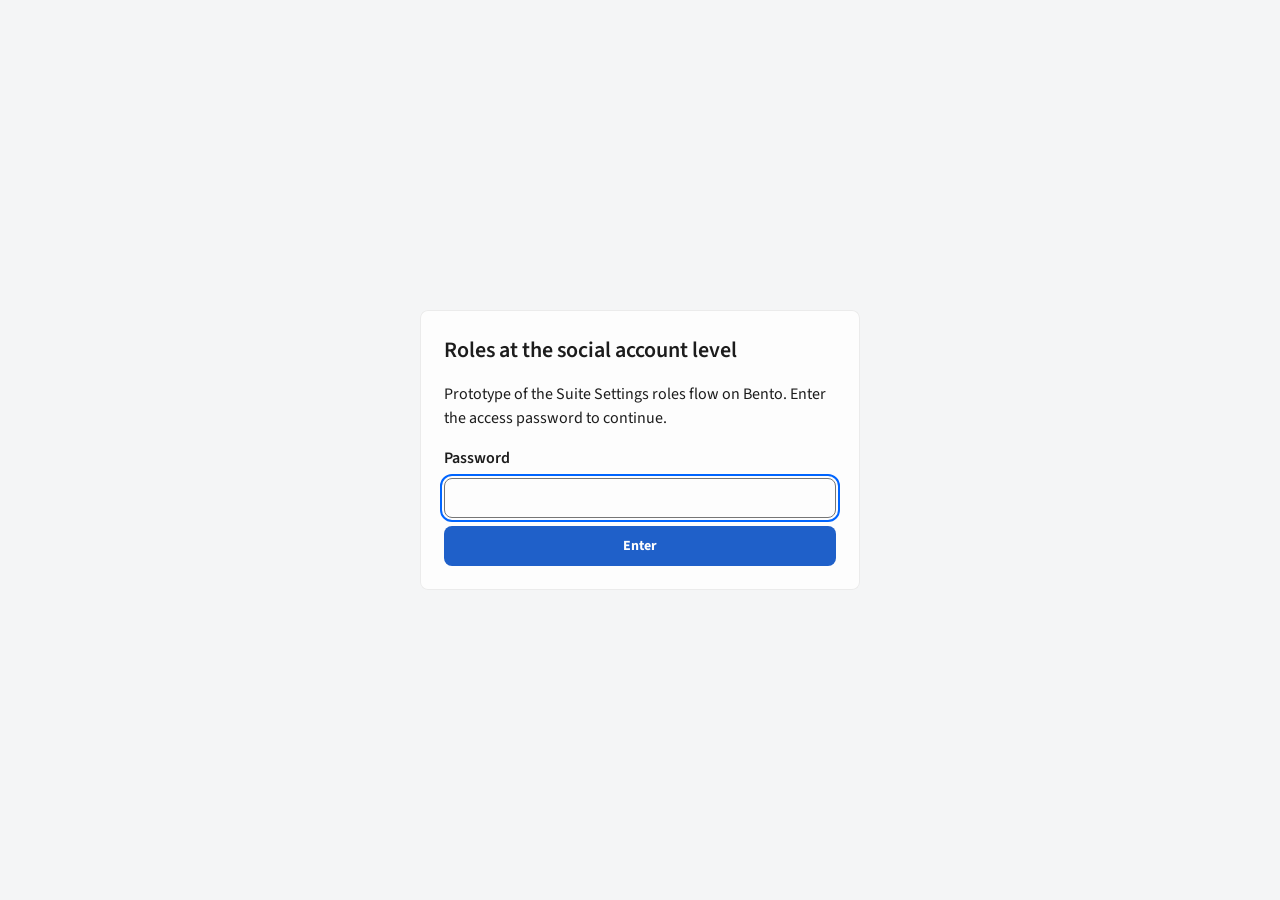
<file: index.html>
<!DOCTYPE html>
<html lang="en">
<head>
<meta charset="utf-8">
<meta name="viewport" content="width=device-width, initial-scale=1">
<title>Roles at the social account level</title>
<link rel="preconnect" href="https://fonts.googleapis.com">
<link rel="stylesheet" href="https://fonts.googleapis.com/css2?family=Source+Sans+3:wght@400;600;700&display=swap">
<link rel="stylesheet" href="https://fonts.googleapis.com/css2?family=Material+Symbols+Outlined:opsz,wght,FILL,GRAD@24,400,0..1,0..200&display=block">
<!-- Bento export, copied verbatim into /public/bento. Import only these two. -->
<link rel="stylesheet" href="./bento/tokens.css">
<!-- components.css (the export wrapper) has a stray */ in its header comment and parses to 0 rules in Chrome, so the two real files are linked directly. See NOTES.md. -->
<link rel="stylesheet" href="./bento/css/components-base.css">
<link rel="stylesheet" href="./bento/css/components-ext.css">
  <script type="module" crossorigin src="./assets/index-Cwj5LQIc.js"></script>
  <link rel="stylesheet" crossorigin href="./assets/index-DlYAIOTu.css">
</head>
<body>
<div id="root"></div>
</body>
</html>
</file>
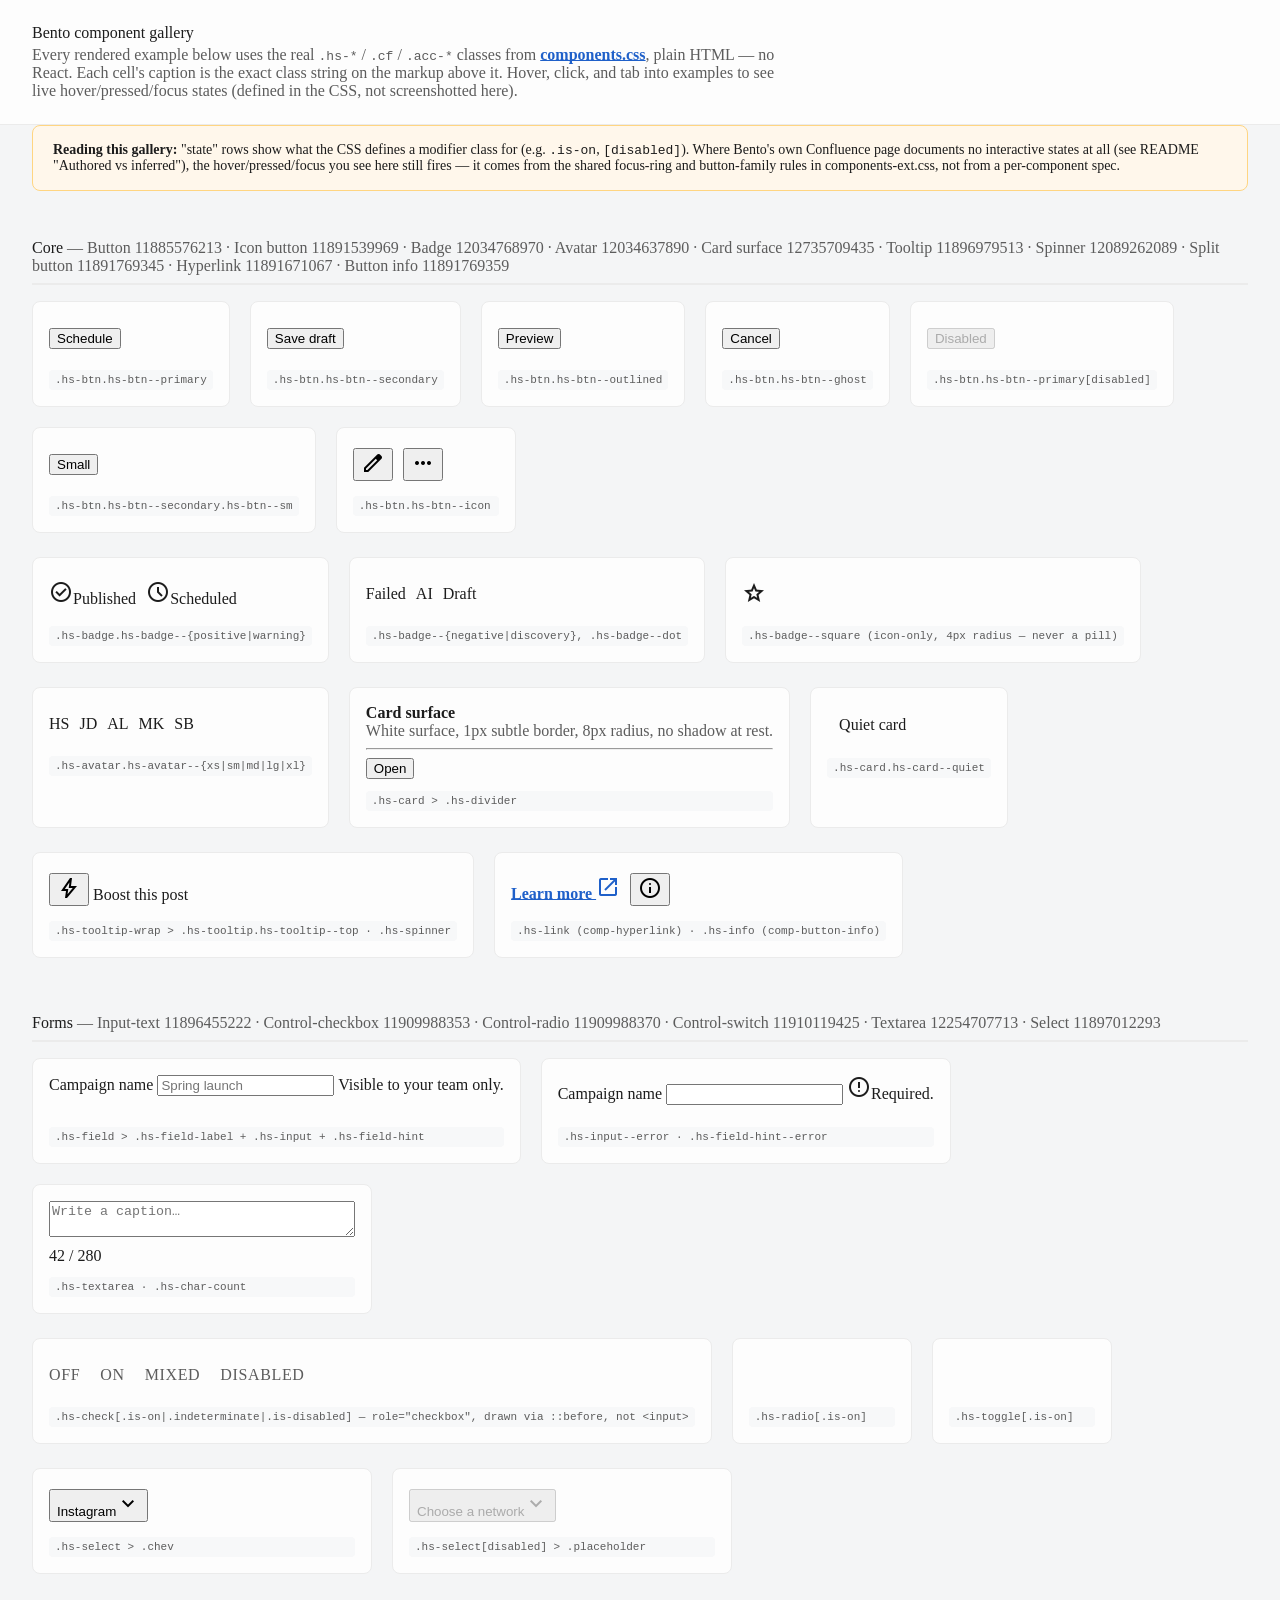
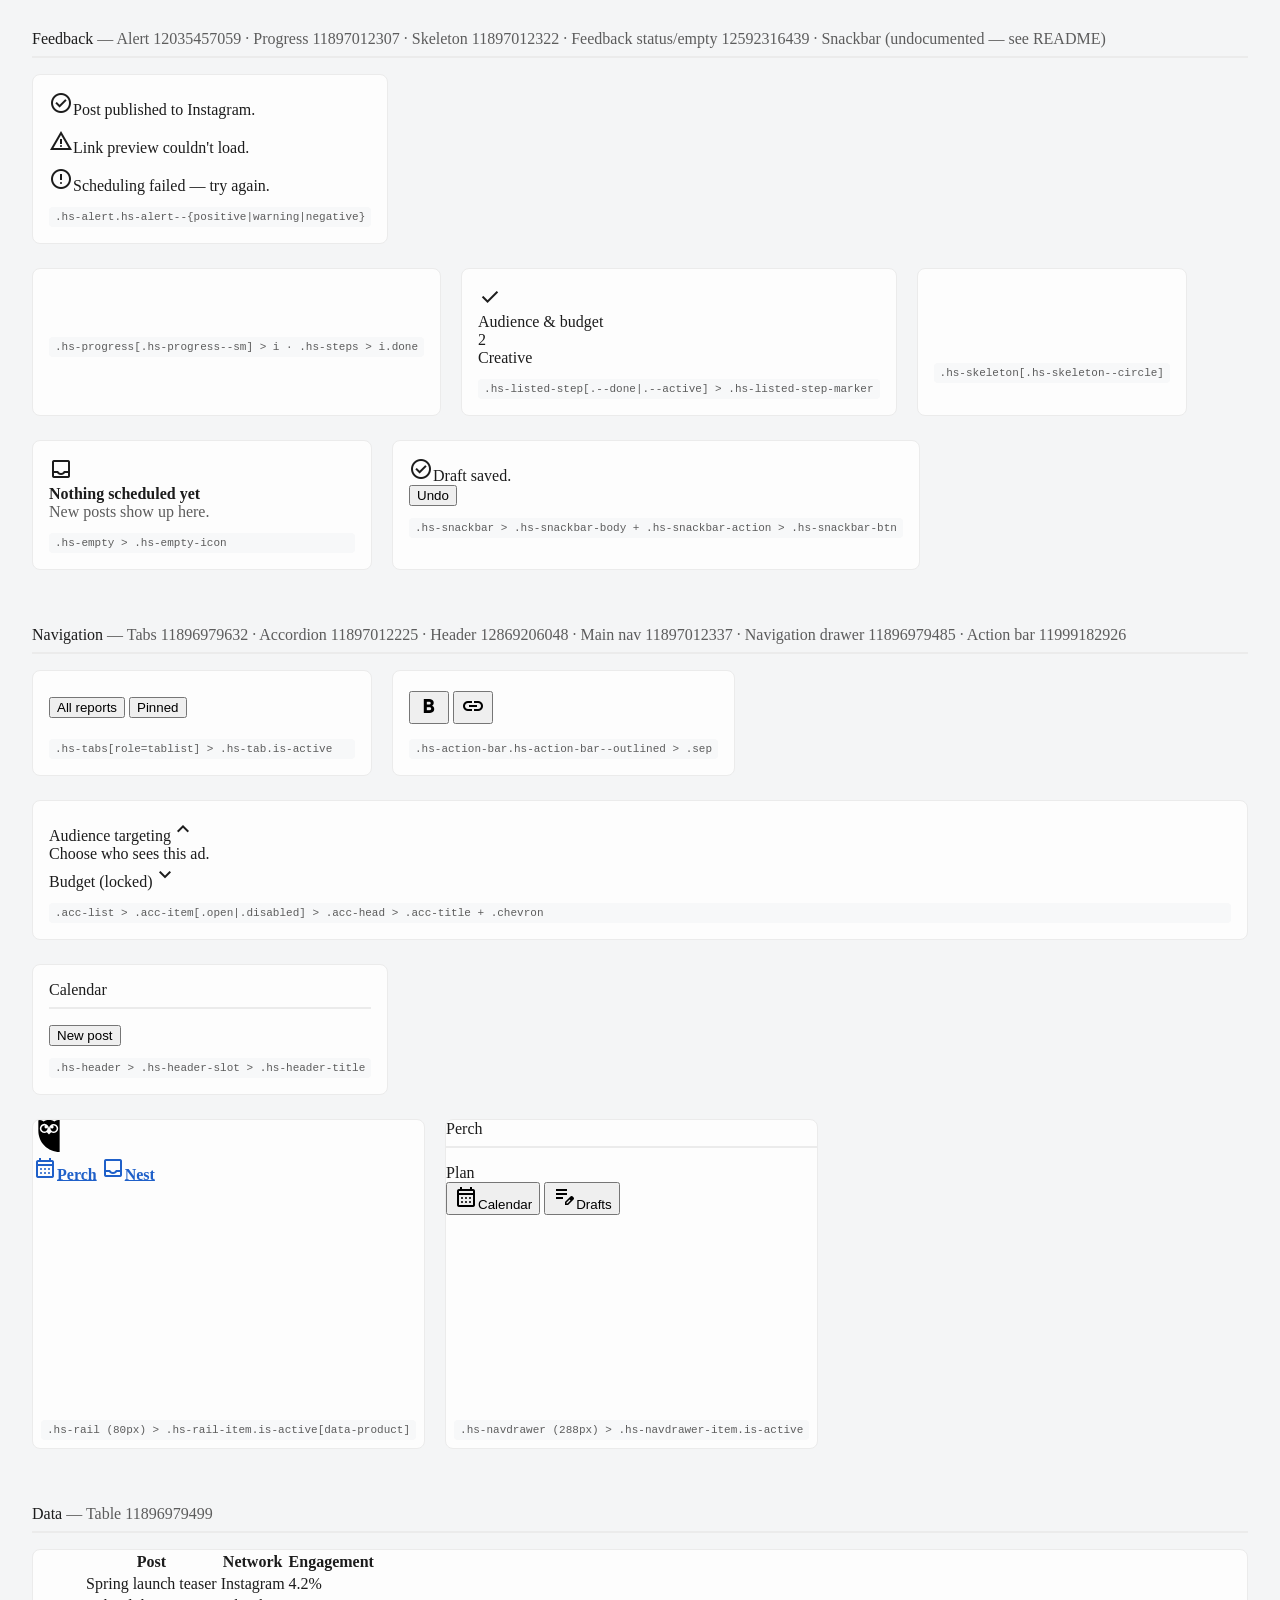
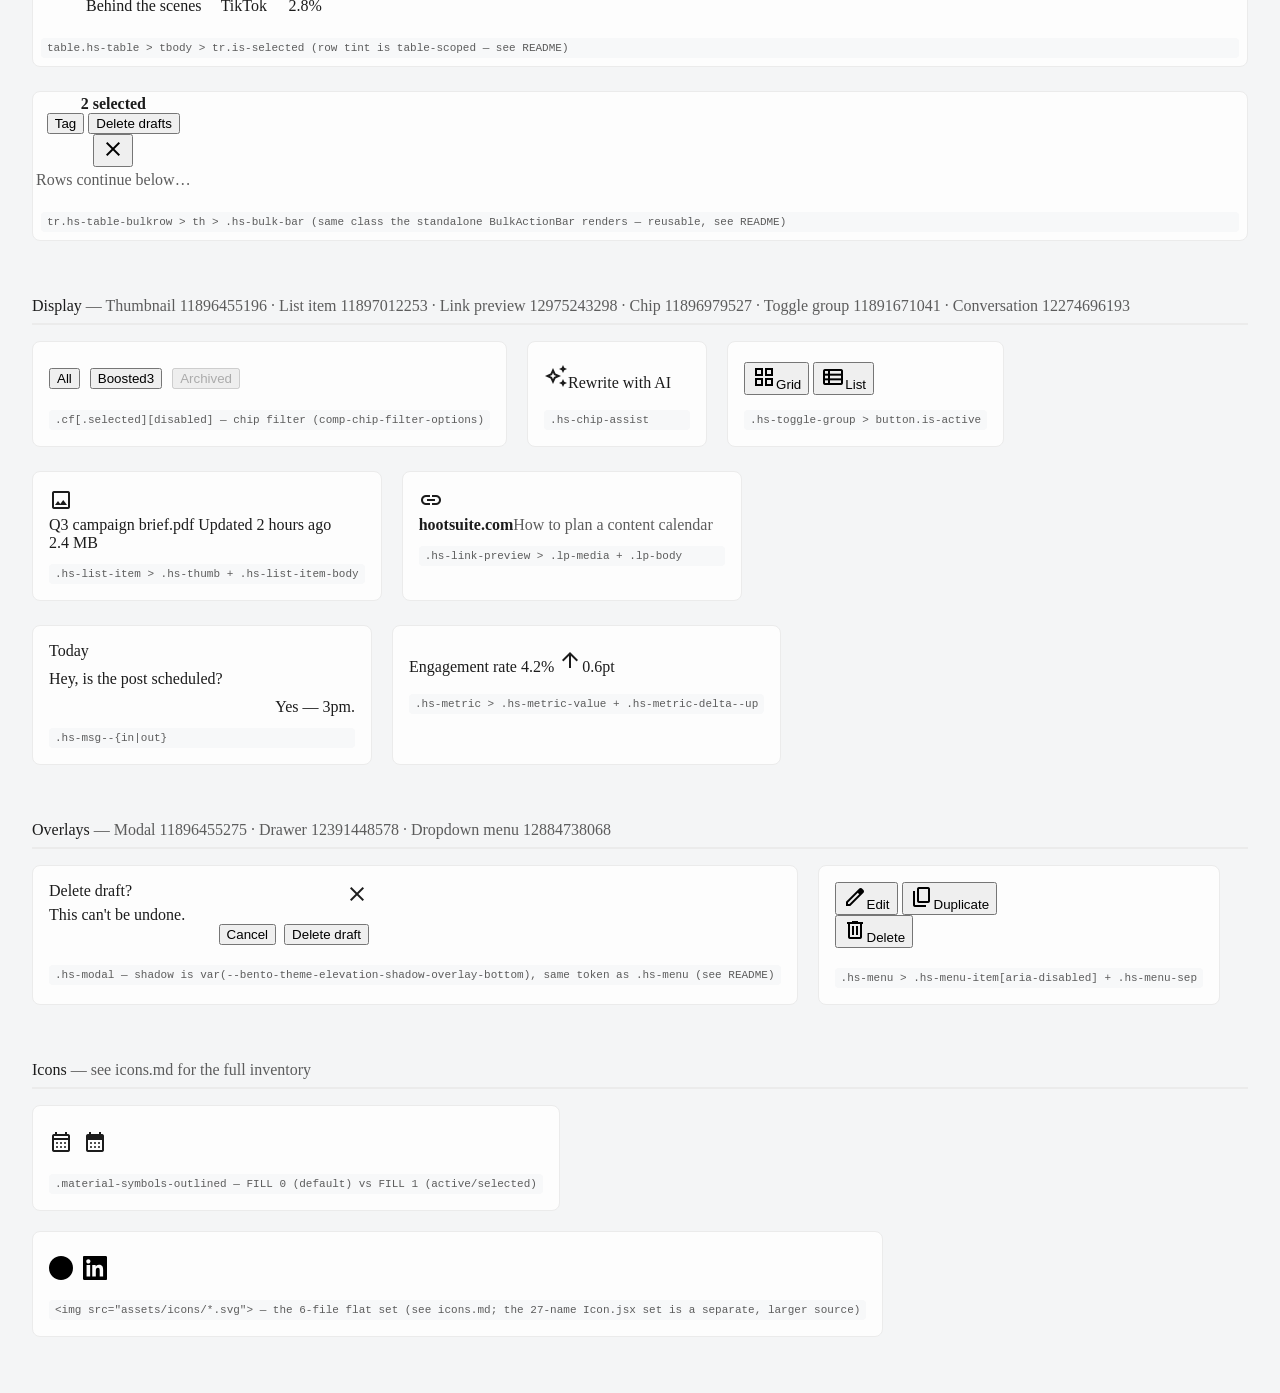
<file: bento/components.html>
<!DOCTYPE html>
<html lang="en">
<head>
<meta charset="utf-8">
<title>Bento — Component gallery (class names visible)</title>
<link rel="stylesheet" href="https://fonts.googleapis.com/css2?family=Material+Symbols+Outlined:opsz,wght,FILL,GRAD@24,400,0..1,0..200&display=block">
<link rel="stylesheet" href="./tokens.css">
<link rel="stylesheet" href="./components.css">
<style>
  /* Gallery scaffolding only — none of this is a Bento class or token. */
  *{box-sizing:border-box}
  body{margin:0;background:#F4F5F6;font-family:var(--hs-font-body);color:var(--hs-fg)}
  .gallery-head{background:var(--hs-surface);border-bottom:1px solid var(--hs-border);padding:24px 32px}
  .gallery-head h1{margin:0 0 4px;font:var(--hs-type-title-screen)}
  .gallery-head p{margin:0;color:var(--hs-fg-secondary);max-width:760px}
  .category{padding:24px 32px 8px}
  .category h2{font:var(--hs-type-title-section);border-bottom:2px solid var(--hs-border);padding-bottom:8px;margin:0 0 16px}
  .category .conf-id{font:var(--hs-type-meta);color:var(--hs-fg-secondary);font-weight:400}
  .row{display:flex;flex-wrap:wrap;gap:20px;margin-bottom:24px}
  .cell{background:var(--hs-surface);border:1px solid var(--hs-border);border-radius:8px;padding:16px;display:flex;flex-direction:column;gap:12px;min-width:180px}
  .cell .demo{display:flex;align-items:center;gap:10px;flex-wrap:wrap;min-height:40px}
  .cell .demo.stack{flex-direction:column;align-items:stretch}
  .cell .state-label{font:var(--hs-type-meta-b);color:var(--hs-fg-secondary);text-transform:uppercase;letter-spacing:.04em}
  .cell code{font-family:ui-monospace,Menlo,Consolas,monospace;font-size:11px;color:var(--hs-fg-secondary);background:var(--hs-surface-subtle);padding:4px 6px;border-radius:4px;word-break:break-word;display:block}
  .wide{min-width:340px}
  .legend{background:#FFF7EB;border:1px solid var(--bento-palette-ref-palette-yellow-300);border-radius:8px;padding:16px 20px;margin:0 32px 24px;font-size:14px}
</style>
</head>
<body>

<div class="gallery-head">
  <h1>Bento component gallery</h1>
  <p>Every rendered example below uses the real <code>.hs-*</code> / <code>.cf</code> / <code>.acc-*</code> classes from <a href="./components.css">components.css</a>, plain HTML — no React. Each cell's caption is the exact class string on the markup above it. Hover, click, and tab into examples to see live hover/pressed/focus states (defined in the CSS, not screenshotted here).</p>
</div>
<div class="legend">
  <strong>Reading this gallery:</strong> "state" rows show what the CSS defines a modifier class for (e.g. <code>.is-on</code>, <code>[disabled]</code>). Where Bento's own Confluence page documents no interactive states at all (see README "Authored vs inferred"), the hover/pressed/focus you see here still fires — it comes from the shared focus-ring and button-family rules in components-ext.css, not from a per-component spec.
</div>

<!-- ══════════════ CORE ══════════════ -->
<div class="category">
  <h2>Core <span class="conf-id">— Button 11885576213 · Icon button 11891539969 · Badge 12034768970 · Avatar 12034637890 · Card surface 12735709435 · Tooltip 11896979513 · Spinner 12089262089 · Split button 11891769345 · Hyperlink 11891671067 · Button info 11891769359</span></h2>
  <div class="row">
    <div class="cell">
      <div class="demo">
        <button class="hs-btn hs-btn--primary">Schedule</button>
      </div>
      <code>.hs-btn.hs-btn--primary</code>
    </div>
    <div class="cell">
      <div class="demo">
        <button class="hs-btn hs-btn--secondary">Save draft</button>
      </div>
      <code>.hs-btn.hs-btn--secondary</code>
    </div>
    <div class="cell">
      <div class="demo">
        <button class="hs-btn hs-btn--outlined">Preview</button>
      </div>
      <code>.hs-btn.hs-btn--outlined</code>
    </div>
    <div class="cell">
      <div class="demo">
        <button class="hs-btn hs-btn--ghost">Cancel</button>
      </div>
      <code>.hs-btn.hs-btn--ghost</code>
    </div>
    <div class="cell">
      <div class="demo">
        <button class="hs-btn hs-btn--primary" disabled>Disabled</button>
      </div>
      <code>.hs-btn.hs-btn--primary[disabled]</code>
    </div>
    <div class="cell">
      <div class="demo">
        <button class="hs-btn hs-btn--secondary hs-btn--sm">Small</button>
      </div>
      <code>.hs-btn.hs-btn--secondary.hs-btn--sm</code>
    </div>
    <div class="cell">
      <div class="demo">
        <button class="hs-btn hs-btn--icon hs-btn--outlined" aria-label="Edit"><span class="material-symbols-outlined">edit</span></button>
        <button class="hs-btn hs-btn--icon" aria-label="More"><span class="material-symbols-outlined">more_horiz</span></button>
      </div>
      <code>.hs-btn.hs-btn--icon</code>
    </div>
  </div>

  <div class="row">
    <div class="cell">
      <div class="demo">
        <span class="hs-badge hs-badge--positive"><span class="material-symbols-outlined">check_circle</span>Published</span>
        <span class="hs-badge hs-badge--warning"><span class="material-symbols-outlined">schedule</span>Scheduled</span>
      </div>
      <code>.hs-badge.hs-badge--{positive|warning}</code>
    </div>
    <div class="cell">
      <div class="demo">
        <span class="hs-badge hs-badge--negative">Failed</span>
        <span class="hs-badge hs-badge--discovery">AI</span>
        <span class="hs-badge hs-badge--info hs-badge--dot">Draft</span>
      </div>
      <code>.hs-badge--{negative|discovery}, .hs-badge--dot</code>
    </div>
    <div class="cell">
      <div class="demo">
        <span class="hs-badge hs-badge--neutral hs-badge--square"><span class="material-symbols-outlined">star</span></span>
      </div>
      <code>.hs-badge--square (icon-only, 4px radius — never a pill)</code>
    </div>
  </div>

  <div class="row">
    <div class="cell">
      <div class="demo">
        <span class="hs-avatar hs-avatar--xs">HS</span>
        <span class="hs-avatar hs-avatar--sm">JD</span>
        <span class="hs-avatar hs-avatar--md">AL</span>
        <span class="hs-avatar hs-avatar--lg">MK</span>
        <span class="hs-avatar hs-avatar--xl">SB</span>
      </div>
      <code>.hs-avatar.hs-avatar--{xs|sm|md|lg|xl}</code>
    </div>
    <div class="cell wide">
      <div class="demo stack">
        <div class="hs-card">
          <strong>Card surface</strong>
          <p class="hs-small">White surface, 1px subtle border, 8px radius, no shadow at rest.</p>
          <hr class="hs-divider">
          <button class="hs-btn hs-btn--outlined" style="align-self:flex-start">Open</button>
        </div>
      </div>
      <code>.hs-card &gt; .hs-divider</code>
    </div>
    <div class="cell">
      <div class="demo">
        <div class="hs-card hs-card--quiet" style="padding:12px">Quiet card</div>
      </div>
      <code>.hs-card.hs-card--quiet</code>
    </div>
  </div>

  <div class="row">
    <div class="cell">
      <div class="demo">
        <div class="hs-tooltip-wrap">
          <button class="hs-btn hs-btn--icon hs-btn--outlined" aria-label="Boost"><span class="material-symbols-outlined">bolt</span></button>
          <span class="hs-tooltip hs-tooltip--top">Boost this post</span>
        </div>
        <span class="hs-spinner" style="width:24px;height:24px"></span>
      </div>
      <code>.hs-tooltip-wrap &gt; .hs-tooltip.hs-tooltip--top · .hs-spinner</code>
    </div>
    <div class="cell">
      <div class="demo">
        <a class="hs-link" href="#">Learn more <span class="material-symbols-outlined">open_in_new</span></a>
        <button class="hs-info" aria-label="More info"><span class="material-symbols-outlined">info</span></button>
      </div>
      <code>.hs-link (comp-hyperlink) · .hs-info (comp-button-info)</code>
    </div>
  </div>
</div>

<!-- ══════════════ FORMS ══════════════ -->
<div class="category">
  <h2>Forms <span class="conf-id">— Input-text 11896455222 · Control-checkbox 11909988353 · Control-radio 11909988370 · Control-switch 11910119425 · Textarea 12254707713 · Select 11897012293</span></h2>

  <div class="row">
    <div class="cell wide">
      <div class="demo stack">
        <div class="hs-field">
          <label class="hs-field-label" for="g-name">Campaign name</label>
          <input id="g-name" class="hs-input" placeholder="Spring launch">
          <span class="hs-field-hint">Visible to your team only.</span>
        </div>
      </div>
      <code>.hs-field &gt; .hs-field-label + .hs-input + .hs-field-hint</code>
    </div>
    <div class="cell wide">
      <div class="demo stack">
        <div class="hs-field">
          <label class="hs-field-label" for="g-name-e">Campaign name</label>
          <input id="g-name-e" class="hs-input hs-input--error" value="">
          <span class="hs-field-hint--error"><span class="material-symbols-outlined">error</span>Required.</span>
        </div>
      </div>
      <code>.hs-input--error · .hs-field-hint--error</code>
    </div>
    <div class="cell wide">
      <div class="demo stack">
        <textarea class="hs-textarea" placeholder="Write a caption…"></textarea>
        <span class="hs-char-count">42 / 280</span>
      </div>
      <code>.hs-textarea · .hs-char-count</code>
    </div>
  </div>

  <div class="row">
    <div class="cell">
      <div class="demo">
        <span class="state-label">off</span>
        <span class="hs-check" role="checkbox" aria-checked="false" tabindex="0"></span>
        <span class="state-label">on</span>
        <span class="hs-check is-on" role="checkbox" aria-checked="true" tabindex="0"></span>
        <span class="state-label">mixed</span>
        <span class="hs-check indeterminate" role="checkbox" aria-checked="mixed" tabindex="0"></span>
        <span class="state-label">disabled</span>
        <span class="hs-check is-disabled" role="checkbox" aria-checked="false" aria-disabled="true"></span>
      </div>
      <code>.hs-check[.is-on|.indeterminate|.is-disabled] — role="checkbox", drawn via ::before, not &lt;input&gt;</code>
    </div>
    <div class="cell">
      <div class="demo">
        <span class="hs-radio" role="radio" aria-checked="false" tabindex="0"></span>
        <span class="hs-radio is-on" role="radio" aria-checked="true" tabindex="0"></span>
      </div>
      <code>.hs-radio[.is-on]</code>
    </div>
    <div class="cell">
      <div class="demo">
        <span class="hs-toggle" role="switch" aria-checked="false" tabindex="0"></span>
        <span class="hs-toggle is-on" role="switch" aria-checked="true" tabindex="0"></span>
      </div>
      <code>.hs-toggle[.is-on]</code>
    </div>
  </div>

  <div class="row">
    <div class="cell wide">
      <div class="demo">
        <button type="button" class="hs-select"><span>Instagram</span><span class="material-symbols-outlined chev">keyboard_arrow_down</span></button>
      </div>
      <code>.hs-select &gt; .chev</code>
    </div>
    <div class="cell wide">
      <div class="demo">
        <button type="button" class="hs-select" disabled><span class="placeholder">Choose a network</span><span class="material-symbols-outlined chev">keyboard_arrow_down</span></button>
      </div>
      <code>.hs-select[disabled] &gt; .placeholder</code>
    </div>
  </div>
</div>

<!-- ══════════════ FEEDBACK ══════════════ -->
<div class="category">
  <h2>Feedback <span class="conf-id">— Alert 12035457059 · Progress 11897012307 · Skeleton 11897012322 · Feedback status/empty 12592316439 · Snackbar (undocumented — see README)</span></h2>

  <div class="row">
    <div class="cell wide">
      <div class="demo stack">
        <div class="hs-alert hs-alert--positive"><span class="material-symbols-outlined">check_circle</span>Post published to Instagram.</div>
        <div class="hs-alert hs-alert--warning"><span class="material-symbols-outlined">warning</span>Link preview couldn't load.</div>
        <div class="hs-alert hs-alert--negative"><span class="material-symbols-outlined">error</span>Scheduling failed — try again.</div>
      </div>
      <code>.hs-alert.hs-alert--{positive|warning|negative}</code>
    </div>
  </div>

  <div class="row">
    <div class="cell wide">
      <div class="demo stack">
        <div class="hs-progress"><i style="width:64%"></i></div>
        <div class="hs-progress hs-progress--sm"><i style="width:30%"></i></div>
        <div class="hs-steps"><i class="done"></i><i class="done"></i><i></i><i></i></div>
      </div>
      <code>.hs-progress[.hs-progress--sm] &gt; i · .hs-steps &gt; i.done</code>
    </div>
    <div class="cell wide">
      <div class="demo stack">
        <div class="hs-listed-progress">
          <div class="hs-listed-step hs-listed-step--done">
            <div class="hs-listed-step-rail"><span class="hs-listed-step-marker"><span class="material-symbols-outlined">check</span></span><div class="hs-listed-step-track"></div></div>
            <div class="hs-listed-step-body"><span class="hs-listed-step-title">Audience &amp; budget</span></div>
          </div>
          <div class="hs-listed-step hs-listed-step--active">
            <div class="hs-listed-step-rail"><span class="hs-listed-step-marker">2</span><div class="hs-listed-step-track"></div></div>
            <div class="hs-listed-step-body"><span class="hs-listed-step-title">Creative</span></div>
          </div>
        </div>
      </div>
      <code>.hs-listed-step[.--done|.--active] &gt; .hs-listed-step-marker</code>
    </div>
    <div class="cell">
      <div class="demo stack">
        <div class="hs-skeleton" style="width:160px;height:16px"></div>
        <div class="hs-skeleton hs-skeleton--circle" style="width:40px;height:40px"></div>
      </div>
      <code>.hs-skeleton[.hs-skeleton--circle]</code>
    </div>
  </div>

  <div class="row">
    <div class="cell wide">
      <div class="demo">
        <div class="hs-empty">
          <span class="hs-empty-icon"><span class="material-symbols-outlined">inbox</span></span>
          <div><strong>Nothing scheduled yet</strong><p class="hs-small">New posts show up here.</p></div>
        </div>
      </div>
      <code>.hs-empty &gt; .hs-empty-icon</code>
    </div>
    <div class="cell wide">
      <div class="demo">
        <div class="hs-snackbar">
          <div class="hs-snackbar-body"><span class="material-symbols-outlined">check_circle</span>Draft saved.</div>
          <div class="hs-snackbar-action"><button class="hs-snackbar-btn">Undo</button></div>
        </div>
      </div>
      <code>.hs-snackbar &gt; .hs-snackbar-body + .hs-snackbar-action &gt; .hs-snackbar-btn</code>
    </div>
  </div>
</div>

<!-- ══════════════ NAVIGATION ══════════════ -->
<div class="category">
  <h2>Navigation <span class="conf-id">— Tabs 11896979632 · Accordion 11897012225 · Header 12869206048 · Main nav 11897012337 · Navigation drawer 11896979485 · Action bar 11999182926</span></h2>

  <div class="row">
    <div class="cell wide">
      <div class="demo">
        <div class="hs-tabs" role="tablist">
          <button class="hs-tab is-active" role="tab">All reports</button>
          <button class="hs-tab" role="tab">Pinned</button>
        </div>
      </div>
      <code>.hs-tabs[role=tablist] &gt; .hs-tab.is-active</code>
    </div>
    <div class="cell wide">
      <div class="demo">
        <div class="hs-action-bar hs-action-bar--outlined">
          <button class="hs-btn hs-btn--icon" aria-label="Bold"><span class="material-symbols-outlined">format_bold</span></button>
          <span class="sep"></span>
          <button class="hs-btn hs-btn--icon" aria-label="Link"><span class="material-symbols-outlined">link</span></button>
        </div>
      </div>
      <code>.hs-action-bar.hs-action-bar--outlined &gt; .sep</code>
    </div>
  </div>

  <div class="row">
    <div class="cell" style="min-width:100%">
      <div class="demo stack">
        <div class="acc-list">
          <div class="acc-item open">
            <div class="acc-head"><span class="acc-title">Audience targeting</span><span class="chevron material-symbols-outlined">expand_less</span></div>
            <div class="acc-body">Choose who sees this ad.</div>
          </div>
          <div class="acc-item disabled">
            <div class="acc-head"><span class="acc-title">Budget (locked)</span><span class="chevron material-symbols-outlined">expand_more</span></div>
          </div>
        </div>
      </div>
      <code>.acc-list &gt; .acc-item[.open|.disabled] &gt; .acc-head &gt; .acc-title + .chevron</code>
    </div>
  </div>

  <div class="row">
    <div class="cell wide">
      <div class="demo">
        <div class="hs-header" style="width:100%">
          <div class="hs-header-slot"><h2 class="hs-header-title">Calendar</h2></div>
          <div class="hs-header-slot"><button class="hs-btn hs-btn--primary">New post</button></div>
        </div>
      </div>
      <code>.hs-header &gt; .hs-header-slot &gt; .hs-header-title</code>
    </div>
  </div>

  <div class="row">
    <div class="cell" style="padding:0;overflow:hidden">
      <div class="demo" style="margin:0">
        <nav class="hs-rail" aria-label="demo" style="height:280px">
          <div class="hs-rail-brand"><img src="./assets/hootsuite-mark.svg" alt="" style="width:32px;height:32px"></div>
          <div class="hs-rail-group">
            <a class="hs-rail-item is-active" data-product="perch" href="#"><span class="hs-rail-glyph"><span class="material-symbols-outlined">calendar_month</span></span><span class="hs-rail-label">Perch</span></a>
            <a class="hs-rail-item" href="#"><span class="hs-rail-glyph"><span class="material-symbols-outlined">inbox</span></span><span class="hs-rail-label">Nest</span></a>
          </div>
        </nav>
      </div>
      <code style="margin:8px">.hs-rail (80px) &gt; .hs-rail-item.is-active[data-product]</code>
    </div>
    <div class="cell" style="padding:0;overflow:hidden">
      <nav class="hs-navdrawer" style="height:280px;position:relative">
        <div class="hs-navdrawer-head"><h2 class="hs-navdrawer-title">Perch</h2></div>
        <div class="hs-navdrawer-body">
          <div class="hs-navdrawer-section">Plan</div>
          <button class="hs-navdrawer-item is-active"><span class="material-symbols-outlined">calendar_month</span><span class="hs-navdrawer-item-label">Calendar</span></button>
          <button class="hs-navdrawer-item"><span class="material-symbols-outlined">edit_note</span><span class="hs-navdrawer-item-label">Drafts</span></button>
        </div>
      </nav>
      <code style="margin:8px">.hs-navdrawer (288px) &gt; .hs-navdrawer-item.is-active</code>
    </div>
  </div>
</div>

<!-- ══════════════ DATA ══════════════ -->
<div class="category">
  <h2>Data <span class="conf-id">— Table 11896979499</span></h2>
  <div class="row">
    <div class="cell" style="min-width:100%;padding:0">
      <div class="hs-table-wrap">
        <table class="hs-table">
          <thead><tr>
            <th style="width:48px"><span class="hs-check" role="checkbox" aria-checked="false" tabindex="0" aria-label="Select all rows"></span></th>
            <th>Post</th><th>Network</th><th class="num">Engagement</th>
          </tr></thead>
          <tbody>
            <tr class="is-selected">
              <td><span class="hs-check is-on" role="checkbox" aria-checked="true" tabindex="0"></span></td>
              <td>Spring launch teaser</td><td>Instagram</td><td class="num">4.2%</td>
            </tr>
            <tr>
              <td><span class="hs-check" role="checkbox" aria-checked="false" tabindex="0"></span></td>
              <td>Behind the scenes</td><td>TikTok</td><td class="num">2.8%</td>
            </tr>
          </tbody>
        </table>
      </div>
      <code style="margin:8px">table.hs-table &gt; tbody &gt; tr.is-selected (row tint is table-scoped — see README)</code>
    </div>
  </div>
  <div class="row">
    <div class="cell" style="min-width:100%;padding:0">
      <div class="hs-table-wrap">
        <table class="hs-table">
          <thead><tr class="hs-table-bulkrow"><th colspan="4">
            <div class="hs-bulk-bar">
              <span class="hs-bulk-bar-count">2 selected</span>
              <div class="hs-bulk-bar-actions">
                <button class="hs-btn hs-btn--secondary hs-btn--sm">Tag</button>
                <button class="hs-btn hs-btn--secondary hs-btn--sm">Delete drafts</button>
              </div>
              <button class="hs-btn hs-btn--icon" aria-label="Clear selection"><span class="material-symbols-outlined">close</span></button>
            </div>
          </th></tr></thead>
          <tbody><tr><td colspan="4" style="color:var(--hs-fg-secondary)">Rows continue below…</td></tr></tbody>
        </table>
      </div>
      <code style="margin:8px">tr.hs-table-bulkrow &gt; th &gt; .hs-bulk-bar (same class the standalone BulkActionBar renders — reusable, see README)</code>
    </div>
  </div>
</div>

<!-- ══════════════ DISPLAY ══════════════ -->
<div class="category">
  <h2>Display <span class="conf-id">— Thumbnail 11896455196 · List item 11897012253 · Link preview 12975243298 · Chip 11896979527 · Toggle group 11891671041 · Conversation 12274696193</span></h2>

  <div class="row">
    <div class="cell">
      <div class="demo">
        <button class="cf"><span>All</span></button>
        <button class="cf selected"><span>Boosted</span><span class="ct">3</span></button>
        <button class="cf" disabled><span>Archived</span></button>
      </div>
      <code>.cf[.selected][disabled] — chip filter (comp-chip-filter-options)</code>
    </div>
    <div class="cell">
      <div class="demo">
        <span class="hs-chip-assist"><span class="material-symbols-outlined">auto_awesome</span>Rewrite with AI</span>
      </div>
      <code>.hs-chip-assist</code>
    </div>
    <div class="cell">
      <div class="demo">
        <div class="hs-toggle-group">
          <button class="is-active"><span class="material-symbols-outlined">grid_view</span>Grid</button>
          <button><span class="material-symbols-outlined">view_list</span>List</button>
        </div>
      </div>
      <code>.hs-toggle-group &gt; button.is-active</code>
    </div>
  </div>

  <div class="row">
    <div class="cell wide">
      <div class="demo">
        <div class="hs-list-item" style="width:100%">
          <span class="hs-thumb" style="width:40px;height:40px;border-radius:8px"><span class="material-symbols-outlined">image</span></span>
          <div class="hs-list-item-body">
            <span class="hs-list-item-title">Q3 campaign brief.pdf</span>
            <span class="hs-list-item-desc">Updated 2 hours ago</span>
          </div>
          <span class="hs-list-item-trail">2.4 MB</span>
        </div>
      </div>
      <code>.hs-list-item &gt; .hs-thumb + .hs-list-item-body</code>
    </div>
    <div class="cell wide">
      <div class="demo">
        <div class="hs-link-preview">
          <div class="lp-media"><span class="material-symbols-outlined">link</span></div>
          <div class="lp-body"><strong>hootsuite.com</strong><span class="hs-small">How to plan a content calendar</span></div>
        </div>
      </div>
      <code>.hs-link-preview &gt; .lp-media + .lp-body</code>
    </div>
  </div>

  <div class="row">
    <div class="cell wide">
      <div class="demo stack">
        <div class="hs-conversation-day">Today</div>
        <div class="hs-msg hs-msg--in">Hey, is the post scheduled?</div>
        <div class="hs-msg hs-msg--out" style="margin-left:auto">Yes — 3pm.</div>
      </div>
      <code>.hs-msg--{in|out}</code>
    </div>
    <div class="cell">
      <div class="demo">
        <div class="hs-metric">
          <span class="hs-metric-label">Engagement rate</span>
          <span class="hs-metric-value">4.2%</span>
          <span class="hs-metric-delta hs-metric-delta--up"><span class="material-symbols-outlined">arrow_upward</span>0.6pt</span>
        </div>
      </div>
      <code>.hs-metric &gt; .hs-metric-value + .hs-metric-delta--up</code>
    </div>
  </div>
</div>

<!-- ══════════════ OVERLAYS ══════════════ -->
<div class="category">
  <h2>Overlays <span class="conf-id">— Modal 11896455275 · Drawer 12391448578 · Dropdown menu 12884738068</span></h2>
  <div class="row">
    <div class="cell wide">
      <div class="hs-modal" style="position:static;width:320px">
        <div style="display:flex;justify-content:space-between"><h3 style="margin:0">Delete draft?</h3><span class="material-symbols-outlined">close</span></div>
        <p class="hs-p">This can't be undone.</p>
        <div style="display:flex;justify-content:flex-end;gap:8px">
          <button class="hs-btn hs-btn--ghost">Cancel</button>
          <button class="hs-btn hs-btn--primary">Delete draft</button>
        </div>
      </div>
      <code style="margin-top:8px">.hs-modal — shadow is var(--bento-theme-elevation-shadow-overlay-bottom), same token as .hs-menu (see README)</code>
    </div>
    <div class="cell">
      <div class="hs-menu" style="position:static;width:200px">
        <button class="hs-menu-item"><span class="material-symbols-outlined">edit</span>Edit</button>
        <button class="hs-menu-item"><span class="material-symbols-outlined">content_copy</span>Duplicate</button>
        <div class="hs-menu-sep"></div>
        <button class="hs-menu-item" aria-disabled="true"><span class="material-symbols-outlined">delete</span>Delete</button>
      </div>
      <code style="margin-top:8px">.hs-menu &gt; .hs-menu-item[aria-disabled] + .hs-menu-sep</code>
    </div>
  </div>
</div>

<!-- ══════════════ ICONS ══════════════ -->
<div class="category">
  <h2>Icons <span class="conf-id">— see icons.md for the full inventory</span></h2>
  <div class="row">
    <div class="cell">
      <div class="demo">
        <span class="material-symbols-outlined">calendar_month</span>
        <span class="material-symbols-outlined" style="font-variation-settings:'FILL' 1">calendar_month</span>
      </div>
      <code>.material-symbols-outlined — FILL 0 (default) vs FILL 1 (active/selected)</code>
    </div>
    <div class="cell">
      <div class="demo">
        <img src="./assets/icons/instagram.svg" alt="Instagram" width="24" height="24">
        <img src="./assets/icons/linkedin.svg" alt="LinkedIn" width="24" height="24">
      </div>
      <code>&lt;img src="assets/icons/*.svg"&gt; — the 6-file flat set (see icons.md; the 27-name Icon.jsx set is a separate, larger source)</code>
    </div>
  </div>
</div>

</body>
</html>
</file>
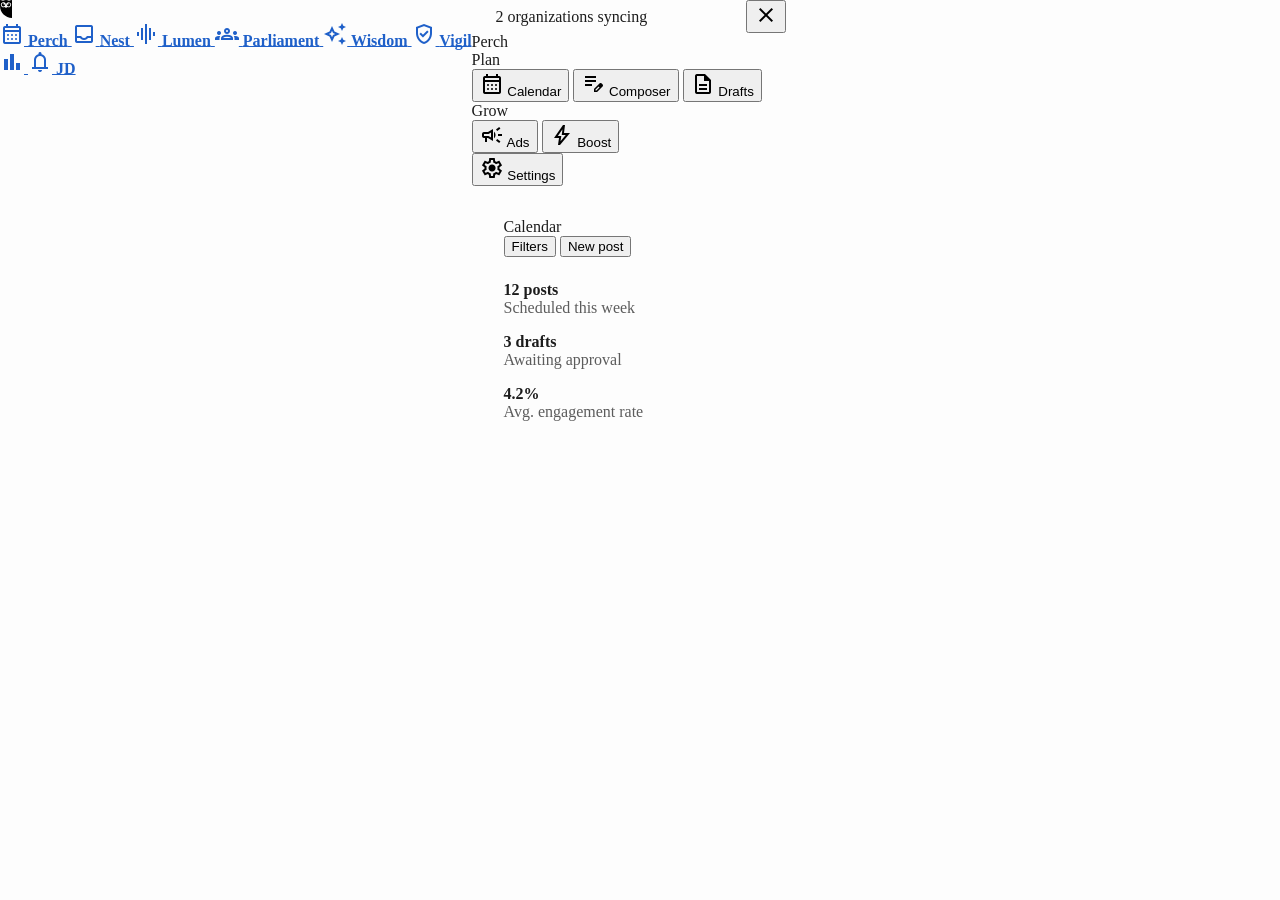
<file: bento/shell.html>
<!DOCTYPE html>
<html lang="en">
<head>
<meta charset="utf-8">
<title>Bento — standard app shell</title>
<link rel="stylesheet" href="https://fonts.googleapis.com/css2?family=Material+Symbols+Outlined:opsz,wght,FILL,GRAD@24,400,0..1,0..200&display=block">
<link rel="stylesheet" href="./tokens.css">
<link rel="stylesheet" href="./components.css">
<style>
  /* Shell-page scaffolding only. html/body must be 100% height for the rail's
     "full height is part of the component" rule (components-ext.css) to work —
     see the .hs-rail comment block for what happens if a parent is unsized. */
  html,body{height:100%;margin:0}
  body{background:var(--bento-theme-color-bg-app);font-family:var(--hs-font-body)}
  #app{display:flex;height:100%}
  .content{flex:1;min-width:0;overflow-y:auto;padding:var(--bento-space-06);display:flex;flex-direction:column;gap:var(--bento-space-05)}
  .measure{position:absolute;font:11px/1.4 ui-monospace,Menlo,Consolas,monospace;background:#012B3A;color:#fff;padding:2px 6px;border-radius:4px;z-index:5;pointer-events:none;white-space:nowrap}
  .card-grid{display:grid;grid-template-columns:repeat(auto-fill,minmax(220px,1fr));gap:var(--bento-space-04)}
</style>
</head>
<body>

<!-- ══════════════════════════════════════════════════════════════════════
     REAL MEASUREMENTS (from components-ext.css comments, cross-checked
     against the .hs-rail / .hs-suite-banner / .hs-navdrawer / .hs-header
     rules that ship in this project — not estimated):

       .hs-rail          width  80px   full height of its container
       .hs-suite-banner  min-height 68px, natural height only (flex 0 1 auto),
                         spans from the rail's right edge to the window edge
       .hs-navdrawer     width 288px, sits BELOW the banner (drawer starts at
                         y=68, not y=0 — this is why appcore is a COLUMN:
                         banner on top, [drawer | content] row underneath)
       .hs-header        height 64px (--bento-component-header-height),
                         the in-content page-title bar, separate from the banner
       .hs-appcore / .hs-appbody   the two structural wrapper classes that
                         make this layout possible — see components-ext.css
   ══════════════════════════════════════════════════════════════════════ -->

<div id="app">
  <!-- Rail: 80px, full height, sits to the LEFT of everything including the banner -->
  <nav class="hs-rail" aria-label="Hootsuite products">
    <a class="hs-rail-brand" href="#" aria-label="Hootsuite home">
      <img src="./assets/hootsuite-mark.svg" alt="">
    </a>
    <div class="hs-rail-group">
      <a class="hs-rail-item is-active" data-product="perch" href="#" aria-current="page" title="Perch — Plan &amp; Create">
        <span class="hs-rail-glyph"><span class="material-symbols-outlined" aria-hidden="true">calendar_month</span></span>
        <span class="hs-rail-label">Perch</span>
      </a>
      <a class="hs-rail-item" data-product="nest" href="#" title="Nest — Inbox">
        <span class="hs-rail-glyph"><span class="material-symbols-outlined" aria-hidden="true">inbox</span></span>
        <span class="hs-rail-label">Nest</span>
      </a>
      <a class="hs-rail-item" data-product="lumen" href="#" title="Lumen — Listening">
        <span class="hs-rail-glyph"><span class="material-symbols-outlined" aria-hidden="true">graphic_eq</span></span>
        <span class="hs-rail-label">Lumen</span>
      </a>
      <a class="hs-rail-item" data-product="parliament" href="#" title="Parliament — Amplify">
        <span class="hs-rail-glyph"><span class="material-symbols-outlined" aria-hidden="true">groups</span></span>
        <span class="hs-rail-label">Parliament</span>
      </a>
      <a class="hs-rail-item" data-product="wisdom" href="#" title="Wisdom — OwlyGPT">
        <span class="hs-rail-glyph"><span class="material-symbols-outlined" aria-hidden="true">auto_awesome</span></span>
        <span class="hs-rail-label">Wisdom</span>
      </a>
      <a class="hs-rail-item" data-product="vigil" href="#" title="Vigil — Governance">
        <span class="hs-rail-glyph"><span class="material-symbols-outlined" aria-hidden="true">gpp_good</span></span>
        <span class="hs-rail-label">Vigil</span>
      </a>
    </div>
    <div class="hs-rail-spacer"></div>
    <div class="hs-rail-group is-utility">
      <a class="hs-rail-item is-util" href="#" title="Analytics">
        <span class="hs-rail-glyph"><span class="material-symbols-outlined" aria-hidden="true">bar_chart</span></span>
      </a>
      <a class="hs-rail-item is-util" href="#" title="Notifications">
        <span class="hs-rail-glyph"><span class="material-symbols-outlined" aria-hidden="true">notifications_none</span></span>
      </a>
      <a class="hs-rail-item is-util" href="#" title="Account">
        <span class="hs-rail-glyph"><span class="hs-rail-avatar">JD</span></span>
      </a>
    </div>
  </nav>

  <!-- appCore: flex COLUMN — banner (68px) on top, appBody (drawer+content row) below -->
  <section class="hs-appcore">
    <div class="hs-suite-banner" role="region" aria-label="Notifications">
      <!-- Banner internal padding/gap are UNMEASURED anywhere in this system —
           see README "Known gaps". This row's own padding below is ours, not Bento's. -->
      <div style="padding:0 var(--bento-space-05);display:flex;align-items:center;gap:var(--bento-space-03);width:100%;justify-content:space-between">
        <span class="hs-badge hs-badge--info hs-badge--dot">2 organizations syncing</span>
        <button class="hs-btn hs-btn--icon" aria-label="Dismiss"><span class="material-symbols-outlined">close</span></button>
      </div>
    </div>

    <div class="hs-appbody">
      <!-- Nav drawer: 288px, product sub-nav, starts at y=68 (below the banner) -->
      <nav class="hs-navdrawer" aria-label="Perch">
        <div class="hs-navdrawer-head"><h2 class="hs-navdrawer-title">Perch</h2></div>
        <div class="hs-navdrawer-body">
          <div class="hs-navdrawer-section">Plan</div>
          <button type="button" class="hs-navdrawer-item is-active" aria-current="page">
            <span class="material-symbols-outlined" aria-hidden="true">calendar_month</span>
            <span class="hs-navdrawer-item-label">Calendar</span>
          </button>
          <button type="button" class="hs-navdrawer-item">
            <span class="material-symbols-outlined" aria-hidden="true">edit_note</span>
            <span class="hs-navdrawer-item-label">Composer</span>
          </button>
          <button type="button" class="hs-navdrawer-item">
            <span class="material-symbols-outlined" aria-hidden="true">description</span>
            <span class="hs-navdrawer-item-label">Drafts</span>
          </button>
          <div class="hs-navdrawer-section">Grow</div>
          <button type="button" class="hs-navdrawer-item">
            <span class="material-symbols-outlined" aria-hidden="true">campaign</span>
            <span class="hs-navdrawer-item-label">Ads</span>
          </button>
          <button type="button" class="hs-navdrawer-item">
            <span class="material-symbols-outlined" aria-hidden="true">bolt</span>
            <span class="hs-navdrawer-item-label">Boost</span>
          </button>
        </div>
        <div class="hs-navdrawer-footer">
          <button type="button" class="hs-navdrawer-item hs-navdrawer-item--link">
            <span class="material-symbols-outlined" aria-hidden="true">settings</span>
            <span class="hs-navdrawer-item-label">Settings</span>
          </button>
        </div>
      </nav>

      <!-- Content region: no dedicated Bento class ships for this — width/scroll
           behavior here is ours, not a documented token. -->
      <div class="content">
        <div class="hs-header">
          <div class="hs-header-slot"><h2 class="hs-header-title">Calendar</h2></div>
          <div class="hs-header-slot">
            <button class="hs-btn hs-btn--outlined">Filters</button>
            <button class="hs-btn hs-btn--primary">New post</button>
          </div>
        </div>
        <div class="card-grid">
          <div class="hs-card"><strong>12 posts</strong><p class="hs-small">Scheduled this week</p></div>
          <div class="hs-card"><strong>3 drafts</strong><p class="hs-small">Awaiting approval</p></div>
          <div class="hs-card"><strong>4.2%</strong><p class="hs-small">Avg. engagement rate</p></div>
        </div>
      </div>
    </div>
  </section>
</div>

</body>
</html>
</file>
<file: bento/tokens.css>
/* ══════════════════════════════════════════════════════════════════════════
   BENTO (Hootsuite design system) — TOKENS
   Engineering export · HS-Bento gallery, Aug 2026, from DX
   ══════════════════════════════════════════════════════════════════════════
   This file is a single import point over the real, unmodified token source
   files (copied verbatim into ./tokens/). Nothing below is re-authored or
   invented — every custom property that exists in the system is reachable
   through this chain. Import ONLY this file.

   LOAD ORDER MATTERS. Later files reference custom properties defined in
   earlier ones (--hs-* aliases resolve to --bento-* tokens; --bento-theme-*
   resolve to --bento-system-* and --bento-palette-ref-*).
   ══════════════════════════════════════════════════════════════════════════ */

/* 1. PALETTE + SEMANTIC COLOR
   --bento-palette-ref-palette-*      raw hue ramps (blue, cedar, dark-grey, …), 50–900
   --bento-system-sys-*               semantic ramps (accent/info/negative/positive/
                                       neutral/neutral-alt/primary/surfing/warning/discovery),
                                       each an alias onto one palette ramp
   --bento-theme-color-*              the tokens components actually consume
                                       (bg-*, border-*, icon-*, text-*, opacity-*)
   --bento-global-categorical-color-N-* (1–10)  chart/tag/network categorical fills
   --bento-theme-color-visual-data-*  chart series colors (redefined as aliases
                                       onto --hs-chart-color-* by chart-alias.css, §6)
   --bento-suite-*-fill / -icon       per-product rail accent pairs (Perch, Nest,
                                       Lumen, Parliament, Wisdom, Vigil, Settings)
   ⚠ Only ONE color mode ships real values here — see THEME SWITCHING below. */
@import url("./tokens/colors.css");

/* 2. TYPOGRAPHY
   --bento-theme-font-families-primary/secondary   Source Sans 3 / Montserrat Alternates
   --bento-theme-font-size-1..8, line-heights-1..8, font-weights-{regular,semibold,bold}
   .bento-text-{body,body-sm,button,button-sm,display-1..3,heading-1..3,
                label,label-sm,link,link-sm,strengthening}   ready-made type classes */
@import url("./tokens/typography.css");

/* 3. LAYOUT PRIMITIVES + PER-COMPONENT TOKENS
   --bento-theme-spacing-01..10 (4/8/12/16/24/32/36/48/56/64) → --bento-space-01..10
   --bento-theme-border-radii-{01,02,03,none,circle} → --bento-radius-{sm,lg,md,none,circle}
     (01=2px small chips&badges, 03=8px DEFAULT for buttons/inputs/cards, 02=16px
      large cards/modals, circle=50%; 999px pills are hand-written, not tokenized)
   --bento-theme-elevation-shadow-{raised,overlay-top,overlay-bottom,
     overflow-top/bottom/left/right,drawer-from-left/right}
   --bento-theme-icon-{sm,md,lg,xl} (16/20/24/28)
   --bento-theme-opacity-{disabled,loading,overlay} (0.4 / 0.2 / 0.65)
   --bento-component-<name>-*   ~400 per-component tokens (button, input, table,
     modal, drawer, tooltip, badge, avatar, chip, switch, slider, alert, snackbar,
     bulk-action-bar, list-item, calendar-day, rail, navdrawer, header, footer…) */
@import url("./tokens/layout.css");

/* 4. RAW FIGMA VARIABLES (chart color primitives + responsive modes)
   --hs-ref-color-*                  raw hues feeding the chart palette
   --hs-chart-color-categorical-1..10-{base,compare,on-base,on-compare,shade}
   --hs-chart-color-{critical,warning,positive,...}-*
   --hs-sys-*                        Figma "system" tier (stroke weights, touch
                                      targets, more chart tokens)
   --hs-comp-modal-{small,medium,large}-{width,height}-max-{px,percentage}
                                      SCOPED under :root[data-mode="tablet"],
                                      :root[data-mode="desktop"], :root[data-mode="max"]
                                      — see THEME SWITCHING below.
   ⚠ 3,449 lines, ~1,700 custom properties. This is the single largest token
   file in the system and is imported, never re-typed, to avoid transcription
   drift. */
@import url("./tokens/fig-tokens.css");

/* 5. CONVENIENCE ALIASES + BASE ELEMENT STYLES
   --hs-*   short, memorable names for the --bento-* tokens above (surface,
            border, fg, action-primary, cat-1..10, radii-*, elev-*, sp-*, type-*)
   Also sets base element styles: body, h1–h4, p, a:hover, code — see
   components.css for the .hs-* / .cf class library that consumes these. */
@import url("./tokens/aliases.css");

/* 6. CHART COLOR MIGRATION SHIM
   Redefines --bento-theme-color-visual-data-* (locally authored, undocumented)
   as aliases onto the documented --hs-chart-color-* tokens from §4, so there is
   one source of truth and charts inherit any future dark-mode chart values.
   New chart work should reference --hs-chart-color-* directly. */
@import url("./tokens/chart-alias.css");


/* ══════════════════════════════════════════════════════════════════════════
   THEME SWITCHING — what actually exists vs. what the system's own docs claim
   ══════════════════════════════════════════════════════════════════════════

   THE DOCUMENTED CLAIM (this kit's own readme / styles.css header):
     "--hs-* Figma-variable tokens across 5 theme/mode scopes
      (light/dark/brand2020 · tablet/desktop/max breakpoint modes)"

   WHAT IS ACTUALLY IN tokens/fig-tokens.css, verified by reading the file:

   ✅ REAL — 3 responsive breakpoint scopes, each overriding ONLY the modal
      width/height-cap tokens (--hs-comp-modal-{small,medium,large}-*):
        :root[data-mode="tablet"]  { ... }
        :root[data-mode="desktop"] { ... }
        :root[data-mode="max"]     { ... }
      To switch: set data-mode="tablet" | "desktop" | "max" on <html> (or any
      ancestor of the modal). No other component reads a --hs-comp-modal-*
      token, so this scope currently affects modal sizing only.

   ❌ NOT REAL — there is NO [data-theme="dark"] block and NO
      [data-mode="brand2020"] block anywhere in this file, or anywhere else in
      the project. Confirmed by exhaustive search, not a sampling assumption.
      Every --bento-*, --hs-*, and --hs-sys-* color token above resolves to
      exactly one value: the light theme. There is no dark-mode value to
      switch TO, and no attribute that would trigger a switch if there were.

   PRACTICAL IMPLICATION: this export ships ONE color theme (light) and ONE
   real mode axis (tablet/desktop/max, modal-sizing only). If your product
   needs a dark theme or a brand2020 accent theme, it does not exist yet in
   Bento — budget it as new token work, not a flag flip. Do not invent
   [data-theme="dark"] values to fill this gap; that would ship undocumented,
   unapproved color decisions under the Bento name. Flag it back to the DX
   team as a real gap between the kit's documentation and its shipped tokens.

   ══════════════════════════════════════════════════════════════════════════
   NAMING KEY
   ══════════════════════════════════════════════════════════════════════════
   --bento-palette-ref-*   raw hue ramp value (never consumed by components directly)
   --bento-system-sys-*    semantic ramp (aliases a palette ramp)
   --bento-theme-*         the tier component CSS should reference
   --bento-component-*     one-off tokens scoped to a single component
   --hs-*                  short aliases onto --bento-* (aliases.css) — safe to use,
                            but --bento-* is the source of truth if the two ever disagree
   --hs-ref-* / --hs-sys-* / --hs-comp-*   raw Figma-variable tier (fig-tokens.css) —
                            mostly consumed indirectly via --hs-chart-color-* and the
                            :root[data-mode] modal-size overrides above
   ══════════════════════════════════════════════════════════════════════════ */
</file>
<file: bento/css/components-base.css>
/* Component library — used by preview cards and UI kits. */

/* ── Box model ───────────────────────────────────────────────────────
   The kit had NO universal box-sizing reset: every primitive declared it
   individually, so any rule that forgot was content-box by default. That
   is what shipped `.hs-input` at content-box (register I1/G1 — a 744px
   input inside a 679px wrapper, clipping the Lumen Search button), and
   `.hs-textarea` (+25px), `.hs-tp-input` (+33px) and `.hs-modal` (inset
   cancelled by its own padding) carried the same bug undetected because
   no template renders them full-width yet. One reset, so a new component
   cannot reintroduce it. Register I6. */
*, *::before, *::after { box-sizing: border-box; }

/* ── Material Symbols base (icon-glyph sweep) ─────────────────────────
   Hardened base so every built product renders glyphs consistently even
   while the webfont loads: fixes vertical alignment, resolves the `liga`
   ligature, sets the default axis (outlined, weight 400), and stops the
   icon text from being selectable/draggable. FILL flips to 1 only on
   active/selected toggles (per Bento icon rules). */
.material-symbols-outlined {
  font-family: "Material Symbols Outlined";
  font-weight: normal;
  font-style: normal;
  line-height: 1;
  letter-spacing: normal;
  white-space: nowrap;
  display: inline-block;
  vertical-align: middle;
  -webkit-font-feature-settings: "liga";
  font-feature-settings: "liga";
  font-variation-settings: "FILL" 0, "wght" 400, "GRAD" 0, "opsz" 24;
  -webkit-font-smoothing: antialiased;
  text-rendering: optimizeLegibility;
  user-select: none;
}

/* ── Buttons ─────────────────────────────────────────────── */
.hs-btn {
  appearance: none;
  border: 0;
  border-radius: var(--hs-radii-lg);
  padding: 8px 16px;
  display: inline-flex;
  align-items: center;
  justify-content: center;
  gap: 8px;
  cursor: pointer;
  /* Font: explicit individual properties so partial token resolution still works.
     font: var(--hs-type-button) alone fails silently if any nested var is out of scope. */
  font-size: var(--bento-theme-font-size-1, 14px);
  line-height: var(--bento-theme-line-heights-2, 24px);
  font-weight: var(--bento-theme-font-weights-bold, 700); /* Figma: fontWeight 700 (Bold) */
  font-family: var(--hs-font-body, var(--bento-theme-font-families-primary, "Source Sans 3", sans-serif));
  height: 40px;
  transition: background-color 150ms cubic-bezier(0.4, 0, 0.2, 1),
              border-color 150ms cubic-bezier(0.4, 0, 0.2, 1),
              color 150ms cubic-bezier(0.4, 0, 0.2, 1);
  white-space: nowrap;
  user-select: none;
}
.hs-btn .material-symbols-outlined { font-size: 16px; margin: 0 -2px; } /* Figma button icon is 16×16 (node 3404:39041); was 18px */
.hs-btn:focus-visible { outline: 2px solid var(--bento-theme-color-border-focus); outline-offset: 2px; }

.hs-btn--primary {
  background: var(--hs-action-primary);
  color: var(--hs-fg-inverse);
}
.hs-btn--primary:hover  { background: var(--hs-action-primary-hover); }
.hs-btn--primary:active { background: var(--hs-action-primary-pressed); }

.hs-btn--secondary {
  background: var(--hs-action-secondary);
  color: var(--hs-fg);
}
.hs-btn--secondary:hover  { background: var(--hs-action-secondary-hover); }
.hs-btn--secondary:active { background: var(--hs-action-secondary-pressed); }

.hs-btn--outlined {
  background: transparent;
  color: var(--hs-fg);
  box-shadow: inset 0 0 0 1px var(--hs-border-strong);
}
.hs-btn--outlined:hover  { background: var(--hs-action-secondary-hover); }
.hs-btn--outlined:active { background: var(--hs-action-secondary-pressed); }

.hs-btn--ghost {
  background: transparent;
  color: var(--hs-fg);
}
.hs-btn--ghost:hover  { background: var(--hs-action-secondary-hover); }
.hs-btn--ghost:active { background: var(--hs-action-secondary-pressed); }

/* Bento has NO destructive / negative / red button. Verified against
   HS-Bento-master /button (configurations: primary · secondary · outlined ·
   ghost · filled only). Destructive actions use a normal button whose label
   names what it removes ("Delete draft"); the warning is carried by copy, and
   the confirm action in a dialog is the navy primary button. */

/* DISABLED, measured 2026-09-06 (first disabled-state data in the audit):
     "Open apps"      transparent · #A1A1A1 · OPACITY 1 · cursor not-allowed
     "Send to Wisdom" #F7F8F9     · #A1A1A1 · OPACITY 1 · cursor not-allowed
   OPACITY IS 1 ON BOTH. Production does NOT fade disabled controls — it swaps
   the ink to #A1A1A1 and sets cursor: not-allowed, keeping the control legible
   and its footprint identical to the enabled state. Never add opacity here.
   Both use the NATIVE disabled attribute, not aria-disabled.
   THE SURFACE IS NOT UNIVERSAL: "Open apps" stays transparent while
   "Send to Wisdom" is #F7F8F9, so only the INK is a global rule. This block
   used to force `background !important` on every variant, which would paint a
   transparent/ghost disabled button grey. The fill now applies to the FILLED
   variants only.
   NOT GENERALISED: #F7F8F9 is also the nav HOVER colour. Whether it is
   deliberately doing double duty as a disabled surface is unknown from one
   sample — --hs-action-disabled resolved to #F7F8F9 independently in our own
   tokens, which corroborates the value but not the intent. No
   "disabled surface = #F7F8F9" rule. */
.hs-btn[disabled],
.hs-btn--disabled {
  cursor: not-allowed;
  color: var(--hs-fg-disabled) !important;
  box-shadow: none !important;
}
.hs-btn--primary[disabled], .hs-btn--secondary[disabled], .hs-btn--outlined[disabled],
.hs-btn--primary.hs-btn--disabled, .hs-btn--secondary.hs-btn--disabled, .hs-btn--outlined.hs-btn--disabled {
  background: var(--hs-action-disabled) !important;
}
/* ghost/icon variants keep their transparent surface when disabled */
.hs-btn--ghost[disabled], .hs-btn--ghost.hs-btn--disabled { background: transparent !important; }

.hs-btn--icon {
  width: 40px;
  padding: 0;
  border-radius: var(--hs-radii-full);
}
.hs-btn--icon .material-symbols-outlined { font-size: 20px; margin: 0; }

/* Small size modifier — 32px height, tighter padding. Used in filter bars. */
.hs-btn--sm {
  height: 32px;
  padding: 0 12px;
  font-size: var(--bento-theme-font-size-1, 14px);
  font-weight: var(--bento-theme-font-weights-bold, 700); /* Figma: Bold 700 */
}

/* ── Inputs ──────────────────────────────────────────────── */
.hs-field { display: flex; flex-direction: column; gap: 8px; } /* Figma CompFormControl: gap 8px (was 6px) */
/* Form label — 600 / 16 · 24, primary fg. */
.hs-field-label {
  font-size: var(--bento-theme-font-size-2, 16px);
  line-height: var(--bento-theme-line-heights-2, 24px);
  font-weight: var(--bento-theme-font-weights-semibold, 600);
  font-family: var(--hs-font-body, var(--bento-theme-font-families-primary, "Source Sans 3", sans-serif));
  color: var(--hs-fg);
}
/* Form description — 400 / 16 · 24, primary fg (NOT muted). */
.hs-field-desc {
  font-size: var(--bento-theme-font-size-2, 16px);
  line-height: var(--bento-theme-line-heights-2, 24px);
  font-weight: var(--bento-theme-font-weights-regular, 400);
  font-family: var(--hs-font-body, var(--bento-theme-font-families-primary, "Source Sans 3", sans-serif));
  color: var(--hs-fg);
}
/* Tertiary hint (errors, character counters). */
.hs-field-hint {
  font-size: 12px;
  line-height: 16px;
  font-weight: var(--bento-theme-font-weights-regular, 400);
  font-family: var(--hs-font-body, var(--bento-theme-font-families-primary, "Source Sans 3", sans-serif));
  color: var(--hs-fg-secondary);
}

.hs-input {
  /* SYSTEM DEFECT FIX 2026-09-06: was content-box, so any .hs-input with width:100%
     plus horizontal padding rendered WIDER than its container and overflowed to the
     right. On Lumen Quick Search this overlapped the adjacent Search button, clipping
     its label to "rch" (register G1) and overlapping the content beneath (G2).
     Affects every input in the kit, not just that page. */
  box-sizing: border-box;
  height: 40px;
  padding: 0 var(--bento-component-input-padding-x); /* 16px — Figma comp-input padding-x (node 3020:32883); was raw 12px */
  border-radius: var(--hs-radii-lg);
  background: var(--hs-surface);
  border: 1px solid var(--hs-border-input);
  font-size: var(--bento-theme-font-size-2, 16px);
  line-height: var(--bento-theme-line-heights-2, 24px);
  font-weight: var(--bento-theme-font-weights-regular, 400);
  font-family: var(--hs-font-body, var(--bento-theme-font-families-primary, "Source Sans 3", sans-serif));
  color: var(--hs-fg);
  outline: none;
  transition: border-color 150ms, box-shadow 150ms;
}
.hs-input::placeholder { color: var(--bento-theme-color-text-placeholder); }
.hs-input:hover { border-color: var(--hs-fg); }
.hs-input:focus {
  border-color: var(--hs-border-focus);
  box-shadow: 0 0 0 2px var(--hs-focus-halo);
}
.hs-input--error { border-color: var(--bento-theme-color-border-negative); }
.hs-input--error:focus {
  border-color: var(--bento-theme-color-border-negative);
  box-shadow: 0 0 0 2px color-mix(in srgb, var(--bento-theme-color-border-negative) 20%, transparent);
}

.hs-textarea {
  box-sizing: border-box;              /* I6 */
  min-height: 96px;
  padding: 10px 12px;
  width: 100%;
  resize: vertical;
}

/* ── Badge ────────────────────────────────────────────────
   Figma spec (ConfigurationNeutralIconOnlyFalse, node 59111:76506):
   height 28px, border-radius 4px (rounded rect, NOT pill),
   font 16px SemiBold, padding 2px 8px, gap 4px.
   Use .hs-badge--{neutral|overlay|positive|warning|negative|discovery|info}
   for tone, .hs-badge--square for the icon-only square form. */
.hs-badge {
  position: relative;
  display: inline-flex;
  align-items: center;
  gap: 4px;                              /* Figma: 4px (was 6px) */
  padding: 2px 8px;                      /* Figma: 2px 8px (was 0 12px) */
  height: 28px;
  min-width: 28px;
  box-sizing: border-box;
  border-radius: 4px;                    /* Figma: 4px rounded rect (was 999px pill) */
  font-size: var(--bento-theme-font-size-2, 16px); /* Figma: 16px (was 14px) */
  line-height: var(--bento-theme-line-heights-2, 24px);
  font-weight: var(--bento-theme-font-weights-semibold, 600);
  font-family: var(--hs-font-body, var(--bento-theme-font-families-primary, "Source Sans 3", sans-serif));
  background: var(--hs-bg-neutral);
  color: var(--hs-on-neutral);
  white-space: nowrap;
}
.hs-badge .material-symbols-outlined {
  font-size: 16px;
  font-variation-settings: "FILL" 1, "wght" 500;
}
.hs-badge--square {
  padding: 0;
  width: 28px; min-width: 28px;
  justify-content: center;
  border-radius: 4px; /* Figma: 4px (was 6px) */
}
.hs-badge--square .material-symbols-outlined { font-size: 16px; }

.hs-badge--neutral   { background: var(--hs-bg-neutral);   color: var(--hs-on-neutral); }
.hs-badge--positive  { background: var(--hs-bg-positive);  color: var(--hs-fg-positive); }
.hs-badge--warning   { background: var(--hs-bg-warning);   color: var(--hs-fg-warning); }
.hs-badge--negative  { background: var(--hs-bg-negative);  color: var(--hs-fg-negative); }
.hs-badge--discovery { background: var(--hs-bg-discovery); color: var(--hs-fg-discovery); }
.hs-badge--info      { background: var(--hs-bg-info);      color: var(--hs-fg-info); }

/* Interactive badges get a rgba(51,51,51,0.64) overlay on hover. */
.hs-badge--interactive { cursor: pointer; }
.hs-badge--interactive::after {
  content: "";
  position: absolute; inset: 0;
  border-radius: inherit;
  background: var(--hs-overlay-hover);
  opacity: 0;
  transition: opacity 150ms cubic-bezier(0.4, 0, 0.2, 1);
  pointer-events: none;
}
.hs-badge--interactive:hover::after { opacity: 1; }
.hs-badge--interactive > * { position: relative; z-index: 1; }
.hs-badge--interactive:hover { color: var(--hs-fg-inverse); }

.hs-badge--dot::before {
  content: ""; width: 6px; height: 6px; border-radius: 999px;
  background: currentColor;
}

/* ── Chip / tag ─────────────────────────────────────────── */
.hs-chip {
  display: inline-flex;
  align-items: center;
  gap: 8px;
  padding: 0 8px;
  height: 32px;
  border-radius: var(--hs-radii-md);
  font-size: var(--bento-theme-font-size-2, 16px);
  line-height: var(--bento-theme-line-heights-2, 24px);
  font-weight: var(--bento-theme-font-weights-regular, 400);
  font-family: var(--hs-font-body, var(--bento-theme-font-families-primary, "Source Sans 3", sans-serif));
  background: var(--hs-cat-1-bg);
  color: var(--hs-cat-1-fg);
}
.hs-chip .material-symbols-outlined { font-size: 16px; }
.hs-chip-dismiss { cursor: pointer; opacity: 0.7; }
.hs-chip-dismiss:hover { opacity: 1; }

/* ── Chip filter (ChipFilter component) ─────────────────────
   Source: comp-chip-filter-options · figma 59111-92220
   40px pill (master). active=false → trailing chevron (opens dropdown);
   active=true → trailing × (clears the applied filter).
   Add .selected for the gallery topic-chip extension (blue tint + count badge).
   ──────────────────────────────────────────────────────────── */
.cf {
  appearance: none; border: 0;
  height: 40px;
  padding: 0 8px 0 16px;
  background: var(--bento-component-chip-fill);
  color: var(--bento-component-chip-text);
  border-radius: 999px;
  display: inline-flex; align-items: center; gap: 8px;
  font-size: var(--bento-theme-font-size-2, 16px);
  line-height: var(--bento-theme-line-heights-1, 20px);
  font-weight: var(--bento-theme-font-weights-bold, 700);
  font-family: var(--hs-font-body, var(--bento-theme-font-families-primary, "Source Sans 3", sans-serif));
  cursor: pointer;
  white-space: nowrap;
  user-select: none;
  transition: background-color 120ms, box-shadow 120ms;
}
/* Pressed / open state shows a dark ring (master: pressed active=true) */
.cf.open, .cf:active {
  box-shadow: inset 0 0 0 1.5px var(--bento-theme-color-border-base);
}
/* Plain-text filter chips (no trailing chevron/count/×) get SYMMETRIC padding so
   short labels like "All" render as a pill, not a circle. Chips with a trailing
   element keep the 8px-right asymmetric padding for the icon. Shared across every
   filter row (Wisdom Agents/Connectors/Knowledge, Vigil, Parliament, Lumen…). */
.cf:not(:has(.chev)):not(:has(.ct)):not(:has(.x)) {
  padding: 0 16px;
}
.cf:hover  { background: var(--bento-component-chip-fill-hovered); }
.cf:active { background: var(--bento-component-chip-fill-pressed); }
.cf:focus-visible {
  outline: 2px solid var(--bento-theme-color-border-focus);
  outline-offset: 0;
}
.cf[disabled] {
  background: var(--bento-component-chip-fill-disabled);
  color: var(--bento-component-chip-text-disabled);
  cursor: not-allowed;
}
/* Selected / filtered state */
.cf.selected {
  background: var(--bento-theme-color-bg-info);
  color: var(--bento-theme-color-bg-primary);
  box-shadow: inset 0 0 0 1px var(--bento-theme-color-bg-primary);
}
.cf.selected:hover {
  background: color-mix(in srgb, var(--bento-theme-color-bg-info) 85%, var(--bento-theme-color-bg-primary) 15%);
}
/* Chevron arrow — master trailing icon is 16px (nested SmallFalse 16×16, node 1796:19976) */
.cf .chev { font-size: 16px; }
/* Count badge inside chip */
.cf .ct {
  background: rgba(28,28,28,0.08); /* snowflake: chip count tint — no exact comp token */
  padding: 1px 8px;
  border-radius: 999px;
  font-size: 12px;
  line-height: 16px;
  font-weight: var(--bento-theme-font-weights-semibold, 600);
  font-family: var(--hs-font-body, var(--bento-theme-font-families-primary, "Source Sans 3", sans-serif));
}
.cf.selected .ct {
  background: var(--bento-theme-color-bg-primary);
  color: var(--bento-theme-color-text-on-primary);
}
/* Dismiss (×) button inside chip — master .nested-chip/clear: 24px box, 16px glyph */
.cf .x {
  display: inline-flex; align-items: center; justify-content: center;
  width: 24px; height: 24px; border-radius: 50%;
  cursor: pointer; color: inherit;
}
.cf .x:hover { background: rgba(28,28,28,0.1); /* snowflake: chip dismiss hover tint — no semantic token */ }
.cf .x .material-symbols-outlined { font-size: 16px; }

/* ── Input tag (InputTag) ───────────────────────────────────
   Selected-value pill used inside Combobox & TreeSelect multi-select
   fields. Master comp 2155:26654: charcoal pill, white 16/700 label,
   optional counter, white × dismiss. Themed via --hs-comp-input-tag-*
   (saffron-orange in brand2020). 32px tall, pill radius.
   ──────────────────────────────────────────────────────────── */
.hs-input-tag {
  display: inline-flex; align-items: center; gap: 6px;
  height: 32px; padding: 0 4px 0 12px;
  max-width: 216px;
  background: var(--hs-comp-input-tag-color-fill);
  color: var(--hs-comp-input-tag-color-text);
  border-radius: var(--hs-radii-full, 999px);
  font-size: var(--bento-theme-font-size-2, 16px);
  line-height: 24px;
  font-weight: var(--bento-theme-font-weights-bold, 700);
  font-family: var(--hs-font-body, var(--bento-theme-font-families-primary, "Source Sans 3", sans-serif));
  white-space: nowrap;
}
.hs-input-tag .hs-input-tag-label { overflow: hidden; text-overflow: ellipsis; min-width: 0; }
.hs-input-tag .hs-input-tag-count { color: inherit; opacity: 0.85; }
.hs-input-tag .x {
  appearance: none; border: 0; background: transparent;
  display: inline-flex; align-items: center; justify-content: center;
  width: 24px; height: 24px; border-radius: 50%; flex-shrink: 0;
  color: var(--hs-comp-input-tag-color-icon);
  cursor: pointer;
}
.hs-input-tag .x:hover { background: rgba(253,253,253,0.18); }
.hs-input-tag .x .material-symbols-outlined { font-size: 16px; }

/* ── Card ───────────────────────────────────────────────── */
.hs-card {
  background: var(--hs-surface);
  border: 1px solid var(--hs-border);
  border-radius: var(--hs-radii-lg);
  padding: 16px;
  display: flex;
  flex-direction: column;
  gap: 16px;
}
.hs-card--quiet { background: var(--hs-surface-subtle); }

/* ── Avatar ─────────────────────────────────────────────── */
.hs-avatar {
  display: inline-flex;
  align-items: center;
  justify-content: center;
  border-radius: var(--hs-radii-full);
  background: var(--hs-surface-strong);
  color: var(--hs-fg);
  font-size: var(--bento-theme-font-size-1, 14px);
  line-height: var(--bento-theme-line-heights-2, 24px);
  font-weight: var(--bento-theme-font-weights-semibold, 600);
  font-family: var(--hs-font-body, var(--bento-theme-font-families-primary, "Source Sans 3", sans-serif));
  width: 32px;
  height: 32px;
  overflow: hidden;
  flex-shrink: 0;
}
.hs-avatar img { width: 100%; height: 100%; object-fit: cover; }
.hs-avatar--xs { width: 20px; height: 20px; font-size: 10px; }
.hs-avatar--sm { width: 24px; height: 24px; font-size: 14px; } /* Figma Size06 initials 14px */
.hs-avatar--md { width: 40px; height: 40px; font-size: 16px; } /* Figma Size10 initials 16px */
.hs-avatar--lg { width: 48px; height: 48px; font-size: 16px; }
.hs-avatar--xl { width: 64px; height: 64px; font-size: 28px; } /* Figma Size16 initials 28px */

/* ── Alert ──────────────────────────────────────────────── */
.hs-alert {
  display: flex;
  gap: 12px;
  align-items: flex-start;
  padding: 12px 16px;
  border-radius: var(--hs-radii-lg);
  background: var(--hs-bg-info);
  color: var(--hs-fg);
  font-size: var(--bento-theme-font-size-2, 16px);
  line-height: var(--bento-theme-line-heights-2, 24px);
  font-weight: var(--bento-theme-font-weights-regular, 400);
  font-family: var(--hs-font-body, var(--bento-theme-font-families-primary, "Source Sans 3", sans-serif));
}
.hs-alert .material-symbols-outlined { color: inherit; }
.hs-alert--positive { background: var(--hs-bg-positive); }
.hs-alert--warning  { background: var(--hs-bg-warning); }
.hs-alert--negative { background: var(--hs-bg-negative); }
.hs-alert-title {
  font-size: var(--bento-theme-font-size-2, 16px);
  line-height: var(--bento-theme-line-heights-2, 24px);
  font-weight: var(--bento-theme-font-weights-bold, 700); /* Figma comp-alert title 16/700 (node 14686:30287) */
  font-family: var(--hs-font-body, var(--bento-theme-font-families-primary, "Source Sans 3", sans-serif));
}

/* ── Toggle ─────────────────────────────────────────────── */
/* ── Switch / toggle (comp-switch, web, small) ──────────────
   Track 39×24 pill. OFF: white fill, 1px #767676 border, 21px #767676 knob
   at 1.5. ON: nav-fill track, white knob, knob slides +15px. figma 5632:53560 */
.hs-toggle {
  position: relative;
  width: 39px;
  height: 24px;
  border-radius: 999px;
  background: var(--bento-theme-color-bg-surface);
  box-shadow: inset 0 0 0 1px var(--hs-border-input);
  cursor: pointer;
  flex-shrink: 0;
  transition: background-color 150ms, box-shadow 150ms;
}
.hs-toggle::after {
  content: "";
  position: absolute; left: 1.5px; top: 1.5px;
  width: 21px; height: 21px;
  border-radius: 999px;
  background: var(--hs-border-input);
  transition: transform 150ms cubic-bezier(0.4, 0, 0.2, 1), background-color 150ms;
}
.hs-toggle.is-on {
  background: var(--bento-component-switch-track-on, var(--bento-theme-color-bg-nav));
  box-shadow: none;
}
.hs-toggle.is-on::after {
  background: var(--bento-component-switch-thumb-fill, var(--bento-theme-color-text-inverse));
  box-shadow: var(--bento-theme-elevation-shadow-raised);
  transform: translateX(15px);
}

/* ── Checkbox / radio ───────────────────────────────────────
   Bento renders these as 24px Material Symbols glyphs (comp-checkbox 175:1321,
   comp-radio): off = check_box_outline_blank / radio_button_unchecked,
   on = check_box / radio_button_checked (FILLED), indeterminate =
   indeterminate_check_box — all icon-base (master fill rgb(0,0,0)), disabled =
   icon-disabled. Drawn via ::before so existing empty-span markup
   (<span class="hs-check is-on">) keeps working unchanged.
   ──────────────────────────────────────────────────────────── */
.hs-check, .hs-radio {
  width: 24px; height: 24px;
  flex-shrink: 0;
  display: inline-flex; align-items: center; justify-content: center;
  cursor: pointer;
  font-size: 0; /* suppress any legacy inner text/box */
  color: var(--bento-theme-color-icon-base);
  background: none; border: 0; border-radius: 0;
}
.hs-check::before, .hs-radio::before {
  font-family: "Material Symbols Outlined";
  font-weight: normal; font-style: normal;
  font-size: 24px; line-height: 1;
  font-variation-settings: "FILL" 0, "wght" 400, "GRAD" 0, "opsz" 24;
  letter-spacing: normal; text-transform: none; white-space: nowrap;
  -webkit-font-feature-settings: "liga"; font-feature-settings: "liga";
}
.hs-check::before        { content: "\e835"; } /* check_box_outline_blank */
.hs-radio::before        { content: "\e836"; } /* radio_button_unchecked */
.hs-check.is-on::before  { content: "\e834"; font-variation-settings: "FILL" 1, "wght" 400, "GRAD" 0, "opsz" 24; } /* check_box */
.hs-check.indeterminate::before { content: "\e909"; font-variation-settings: "FILL" 1, "wght" 400, "GRAD" 0, "opsz" 24; } /* indeterminate_check_box */
.hs-radio.is-on::before  { content: "\e837"; font-variation-settings: "FILL" 1, "wght" 400, "GRAD" 0, "opsz" 24; } /* radio_button_checked */
.hs-check[aria-disabled="true"], .hs-radio[aria-disabled="true"],
.hs-check.is-disabled, .hs-radio.is-disabled { color: var(--bento-theme-color-icon-disabled); cursor: not-allowed; }

/* ── Divider ────────────────────────────────────────────── */
.hs-divider { height: 1px; background: var(--hs-border); border: 0; margin: 0; }

/* ── Tabs ───────────────────────────────────────────────── */
/* TABLIST GEOMETRY, measured 2026-09-06: the tablist is 136px × 40px — a
   COMPACT INLINE tablist sized to its content (two tabs of 71px and 49px), NOT
   a full-width bar, and with NO full-width bottom rule under it. Its own
   border-bottom measures 0px.
   This file previously spanned the container and drew a hairline track; both
   were wrong. Measured on the Analytics tablist — the only one enumerated — so
   templates using .hs-tabs as a full-width bar should be re-checked against
   their own surface rather than assumed correct. */
.hs-tabs {
  display: inline-flex; gap: 0;
  height: 40px;
  border-bottom: 0;
}
/* TAB SELECTION IS CARRIED BY COLOUR AT CONSTANT WEIGHT — measured by real
   hover on TWO independent surfaces (Analytics "All reports"/"Pinned" and the
   global Notifications panel's All/Unread). Same contract both times, so this
   is a real pattern, built once and used for both.
     unselected  weight 600, colour #5C5C5C
     selected    weight 600, colour #1C1C1C
   THIS IS THE EXACT OPPOSITE OF THE NAV RULE:
     nav selected = font weight (600 vs 400) at constant colour, PLUS a #F4F5F6 fill
     tab selected = colour (#1C1C1C vs #5C5C5C) at constant weight 600, NO fill
   Two components, two opposite mechanisms; neither derives from the other.
   Implementing tabs by reusing the nav's selected-state logic will be wrong.

   CORRECTED 2026-09-06: the mechanism — constant weight, colour-carried
   selection — was already right here, and --hs-fg-secondary/--hs-fg already
   resolve to exactly #5C5C5C/#1C1C1C.

   ⚠ FIGMA vs PRODUCTION CONFLICT — DO NOT RESOLVE BY EDITING THIS FILE.
   The weight below is 700, annotated from Figma verbatim as
     "fontWeight 700 Bold (was 600)"
   i.e. Figma deliberately moved 600 → 700. PRODUCTION measures 600, on two
   independent surfaces (Analytics tabs and the Notifications panel tabs).
   This is not our bug: the two sources disagree and the Figma annotation shows
   the change was intentional. It is one of — Figma is ahead and 700 ships later,
   Figma changed something production never adopted, or production is stale — and
   that cannot be told from the outside. LEFT AT 700 AS-IS, pending Himaad or
   Giancarlo. The first genuine Figma-versus-production conflict in this audit,
   and exactly the class of thing that must never be settled by whoever happens
   to be editing the file. See DEFECT-REGISTER §K57.

   In production all visible styling sits on a CHILD div of the [role="tab"],
   which itself carries almost nothing. Ours styles the tab element directly —
   a structural simplification, flagged in §K56, not a claim about production. */
.hs-tab {
  appearance: none;
  background: transparent;
  border: 0;
  padding: 12px 16px;
  font-size: var(--bento-theme-font-size-2, 16px);
  font-weight: var(--bento-theme-font-weights-bold, 700); /* Figma: "fontWeight 700 Bold (was 600)" — see the FIGMA vs PRODUCTION CONFLICT note above. LEFT AT 700 DELIBERATELY. */
  font-family: var(--hs-font-body, var(--bento-theme-font-families-primary, "Source Sans 3", sans-serif));
  color: var(--hs-fg-secondary);  /* #5C5C5C */
  cursor: pointer;
  position: relative;        /* line-style active indicator hugs the text */
  transition: color 150ms;
}
.hs-tab:hover { color: var(--hs-fg); }
.hs-tab.is-active { color: var(--hs-fg); }  /* #1C1C1C — weight UNCHANGED between states; selection is colour only */
/* NO UNDERLINE. Verified absent 2026-09-06 by enumerating EVERY descendant of
   [role=tablist] for anything thin (height ≤ 6px), any top/bottom border, any
   non-transparent background, and any ::before/::after with content — plus the
   tablist's siblings. Only the two tab elements exist; both have border-bottom
   0px, transparent background and pseudo-content none; the tablist has no
   siblings and its own border-bottom is 0px. This negative was measured with
   the method that would have revealed a positive, so the `.hs-tab.is-active::after`
   underline that used to live here has been REMOVED. Selection is carried by
   colour alone. Do not re-add an indicator. */

/* ── Accordion ──────────────────────────────────────────────
   Shared Bento Accordion component (Confluence 11897012225).
   Promoted from the accordion preview card so templates/patterns
   can use it. Markup: .acc-list > .acc-item[.open|.compact|.disabled]
   > .acc-head ( .acc-title / .acc-desc / .chevron ) + .acc-body */
.acc-list {
  border: 1px solid var(--bento-theme-color-border-subtle);
  border-radius: 8px;
  overflow: hidden;
}
.acc-item {
  border-bottom: 1px solid var(--bento-theme-color-border-subtle);
  background: var(--bento-component-accordion-fill);
}
.acc-item:last-child { border-bottom: 0; }
.acc-item.open { background: var(--bento-component-accordion-fill); }
.acc-item.disabled .acc-title,
.acc-item.disabled .acc-desc { color: var(--bento-theme-color-text-disabled); }

.acc-head {
  display: grid;
  grid-template-columns: 1fr auto;
  grid-template-areas: "title chev" "desc chev";
  padding: 16px 12px 16px 16px;
  gap: 0 12px;
  align-items: center;
  cursor: pointer;
}
.acc-head:hover { background: var(--bento-component-accordion-fill-hovered); }
.acc-item.disabled .acc-head { cursor: not-allowed; }
.acc-item.disabled .acc-head:hover { background: transparent; }
.acc-head:focus-visible, .acc-item.is-focus .acc-head {
  box-shadow: inset 0 0 0 2px var(--bento-theme-color-border-focus);
}

.acc-title { grid-area: title; font: var(--hs-type-body-md-b); color: var(--bento-theme-color-text-base); }
.acc-desc  { grid-area: desc;  font: var(--hs-type-body-md);   color: var(--bento-theme-color-text-subtle); }
.acc-head .chevron {
  grid-area: chev;
  min-width: 48px; height: 100%;
  display: inline-flex; align-items: center; justify-content: center;
  color: var(--bento-theme-color-icon-base);
}
.acc-item.disabled .chevron { color: var(--bento-theme-color-icon-disabled); }

/* Compact — single-row, reduced padding, no description column */
.acc-item.compact .acc-head {
  grid-template-columns: 1fr auto;
  grid-template-areas: "title chev";
  padding: 12px 12px 12px 16px;
}
.acc-item.compact .acc-head.iconrow {
  grid-template-columns: auto 1fr auto;
  grid-template-areas: "lead title chev";
  gap: 0 12px;
}
.acc-head .lead { grid-area: lead; color: var(--bento-theme-color-icon-base); font-size: var(--bento-theme-icon-md); align-self: center; }

.acc-body {
  padding: 16px 20px 20px;
  border-top: 1px solid var(--bento-theme-color-border-subtle);
  font: var(--hs-type-body-md);
  color: var(--bento-theme-color-text-base);
}

/* ── Listbox option row ─────────────────────────────────────
   Shared "List item - listbox" selectable row (Confluence 11897012253).
   A clickable row that wraps a control (.hs-check / .hs-radio) + label,
   with an optional trailing count. Used in filter groups, menus, pickers. */
.hs-option {
  display: flex; align-items: center; gap: 10px;
  min-height: 36px; padding: 0 8px; border-radius: 8px;
  cursor: pointer; user-select: none;
  font: var(--hs-type-body-md);
  color: var(--bento-theme-color-text-base);
}
.hs-option:hover { background: var(--bento-component-accordion-fill-hovered); }
.hs-option.is-selected { background: var(--bento-theme-color-bg-info); }
.hs-option .hs-option-label { flex: 1; }
.hs-option .hs-option-count {
  margin-left: auto; font: var(--hs-type-body-sm);
  color: var(--bento-theme-color-text-subtle);
}
.hs-option:focus-visible {
  outline: none;
  box-shadow: inset 0 0 0 2px var(--bento-theme-color-border-focus);
}

/* ── Select (closed trigger) ────────────────────────────────
   Shared Bento Select component (comp-select, figma 59494-123190).
   Promoted from the select preview card so templates/patterns can
   use it. Markup: <button class="hs-select"><span>Value</span>
   <span class="material-symbols-outlined chev">keyboard_arrow_down</span></button> */
.hs-select {
  appearance: none;
  width: 100%;
  height: var(--bento-component-input-min-height);
  padding: 0 var(--bento-component-input-padding-x);
  background: var(--bento-component-input-fill);
  border: 1px solid var(--hs-border-input);
  border-radius: var(--bento-component-input-border-radius);
  color: var(--bento-theme-color-text-base);
  font: var(--hs-type-body-md);
  display: inline-flex; align-items: center;
  text-align: left;
  cursor: pointer;
  transition: border-color 150ms, box-shadow 150ms;
}
.hs-select > :first-child { flex: 1; min-width: 0; }
.hs-select .placeholder { color: var(--bento-theme-color-text-placeholder); }
.hs-select .chev { color: var(--bento-theme-color-icon-base); font-size: 20px;
  transition: transform 150ms; margin-left: 8px; }
.hs-select:hover { border-color: var(--bento-theme-color-text-base); }
.hs-select.focused, .hs-select:focus {
  border-color: var(--hs-border-focus);
  box-shadow: 0 0 0 2px var(--hs-focus-halo);
}
.hs-select[disabled] {
  background: var(--bento-component-input-fill-disabled);
  border-color: var(--bento-component-input-border-disabled);
  color: var(--bento-theme-color-text-disabled);
  cursor: not-allowed;
}
</file>
<file: bento/css/components-ext.css>
/* Extra component classes not in the base components.css.
   Same token vocabulary — spinner, tooltip, progress, skeleton, empty state. */

/* ── Spinner ── */
@keyframes hs-spin { to { transform: rotate(360deg); } }
.hs-spinner{display:inline-block;border-radius:50%;border:3px solid var(--bento-theme-color-border-base);border-top-color:var(--bento-theme-color-icon-base);animation:hs-spin .7s linear infinite;box-sizing:border-box;flex-shrink:0}
.hs-spinner--inverse{border-color:rgba(255,255,255,.3);border-top-color:#fff}

/* ── Tooltip ── */
.hs-tooltip-wrap{position:relative;display:inline-flex}
.hs-tooltip{position:absolute;z-index:1120;pointer-events:none;opacity:0;transition:opacity 120ms;white-space:nowrap;background:var(--bento-component-tooltip-fill);color:var(--bento-component-tooltip-text);padding:6px 12px;border-radius:var(--bento-theme-border-radii-03);font:var(--hs-type-body-sm);max-width:250px}
.hs-tooltip-wrap:hover .hs-tooltip,.hs-tooltip-wrap:focus-within .hs-tooltip{opacity:1}
.hs-tooltip--top{bottom:100%;left:50%;transform:translateX(-50%);margin-bottom:8px}
.hs-tooltip--bottom{top:100%;left:50%;transform:translateX(-50%);margin-top:8px}
.hs-tooltip--left{right:100%;top:50%;transform:translateY(-50%);margin-right:8px}
.hs-tooltip--right{left:100%;top:50%;transform:translateY(-50%);margin-left:8px}

/* ── Progress bar ── */
.hs-progress{width:100%;height:var(--bento-component-progress-bar-height-md);border-radius:999px;background:var(--bento-component-progress-bar-fill-track);overflow:hidden}
.hs-progress--sm{height:var(--bento-component-progress-bar-height-sm)}
.hs-progress--lg{height:var(--bento-component-progress-bar-height-lg)}
.hs-progress>i{display:block;height:100%;border-radius:inherit;background:var(--bento-component-progress-bar-fill-indicator);transition:width 200ms}

/* ── Skeleton ── */
@keyframes hs-shimmer { 100% { background-position:-200% 0 } }
.hs-skeleton{background:linear-gradient(90deg,var(--bento-component-skeleton-bg) 25%,color-mix(in srgb,var(--bento-component-skeleton-bg) 60%,#000 6%) 37%,var(--bento-component-skeleton-bg) 63%);background-size:200% 100%;animation:hs-shimmer 1.4s ease infinite;border-radius:var(--bento-theme-border-radii-03)}
.hs-skeleton--circle{border-radius:50%}
.hs-skeleton--text{height:16px;border-radius:4px}

/* ── Empty state ── */
.hs-empty{display:flex;flex-direction:column;align-items:center;text-align:center;gap:16px;padding:40px 24px}
.hs-empty .hs-empty-icon{width:64px;height:64px;display:inline-flex;align-items:center;justify-content:center;border-radius:50%;background:var(--bento-theme-color-bg-surface-recessed);color:var(--bento-theme-color-icon-subtle)}
.hs-empty .hs-empty-icon .material-symbols-outlined{font-size:32px}
.hs-empty-actions{display:flex;gap:8px}

/* ── Stepper ── */
.hs-stepper{display:inline-flex;align-items:center;gap:8px}
.hs-stepper .hs-stepper-val{min-width:48px;text-align:center;font:var(--hs-type-body-md-b)}

/* ── Slider (native range) ── */
.hs-slider{-webkit-appearance:none;appearance:none;cursor:pointer}
.hs-slider::-webkit-slider-thumb{-webkit-appearance:none;width:26px;height:26px;border-radius:50%;background:var(--bento-component-slider-thumb-bg);box-shadow:var(--bento-theme-elevation-shadow-raised);cursor:pointer}
.hs-slider::-moz-range-thumb{width:26px;height:26px;border:0;border-radius:50%;background:var(--bento-component-slider-thumb-bg);box-shadow:var(--bento-theme-elevation-shadow-raised);cursor:pointer}
.hs-slider:disabled{opacity:.4;cursor:not-allowed}

/* ── File uploader drop zone ── */
.hs-uploader{display:flex;flex-direction:column;align-items:center;justify-content:center;gap:8px;text-align:center;padding:40px 48px;border:2px dashed var(--bento-component-file-uploader-border-color);border-radius:var(--bento-theme-border-radii-03);background:var(--bento-component-file-uploader-fill);color:var(--bento-theme-color-text-base);cursor:pointer;transition:background 120ms,border-color 120ms}
.hs-uploader:hover{background:var(--bento-component-file-uploader-fill-hovered);border-color:var(--bento-component-file-uploader-border-color-hovered)}

/* ── Table ── */
.hs-table{width:100%;border-collapse:collapse;font:var(--hs-type-body-md);background:var(--bento-component-table-fill)}
.hs-table th,.hs-table td{text-align:left;padding:var(--bento-component-table-cell-padding-y) var(--bento-component-table-cell-padding-x);border-bottom:1px solid var(--bento-component-table-border);vertical-align:middle}
.hs-table thead th{font:var(--hs-type-body-sm-b);color:var(--bento-theme-color-text-subtle);white-space:nowrap}
.hs-table tbody tr{transition:background 120ms}
.hs-table tbody tr:hover{background:var(--bento-component-table-fill-hovered)}
.hs-table tbody tr.is-selected{background:var(--bento-component-table-selected-fill)}
.hs-table td.num,.hs-table th.num{text-align:right;font-variant-numeric:tabular-nums}

/* ── Toggle group / display toggle (segmented pill) ── */
.hs-toggle-group{display:inline-flex;padding:2px;gap:2px;background:var(--bento-theme-color-bg-surface-recessed);border-radius:999px}
.hs-toggle-group button{appearance:none;border:0;background:transparent;height:36px;padding:0 16px;border-radius:999px;font:var(--hs-type-body-sm-b);color:var(--bento-theme-color-text-subtle);cursor:pointer;display:inline-flex;align-items:center;gap:6px;transition:background 120ms,color 120ms}
.hs-toggle-group button .material-symbols-outlined{font-size:18px}
.hs-toggle-group button.is-active{background:var(--hs-surface);color:var(--hs-fg);box-shadow:var(--bento-theme-elevation-shadow-raised)}

/* ── Button choice (selectable card option) ── */
.hs-choice{display:flex;gap:12px;align-items:flex-start;padding:16px;border:1px solid var(--bento-theme-color-border-base);border-radius:8px;cursor:pointer;background:var(--hs-surface);transition:border-color 120ms,background 120ms}
.hs-choice:hover{background:var(--bento-theme-color-bg-surface-hovered)}
.hs-choice.is-selected{border-width:2px;border-color:var(--bento-theme-color-border-selected);padding:15px}
.hs-choice .hs-choice-body{display:flex;flex-direction:column;gap:2px}

/* ── Thumbnail ── */
.hs-thumb{background:var(--bento-component-thumbnail-fill-placeholder);display:inline-flex;align-items:center;justify-content:center;overflow:hidden;color:var(--bento-theme-color-icon-subtle);flex-shrink:0}
.hs-thumb img{width:100%;height:100%;object-fit:cover}

/* ── Overlays: modal / drawer / popover ── */
.hs-overlay{position:absolute;inset:0;background:var(--bento-theme-color-opacity-overlay);display:flex;align-items:center;justify-content:center;z-index:1000}
.hs-modal{box-sizing:border-box;/* I6 */background:var(--hs-surface);border-radius:16px;box-shadow:var(--bento-theme-elevation-shadow-overlay-bottom);max-width:448px;width:calc(100% - 48px);padding:24px;display:flex;flex-direction:column;gap:16px}
.hs-drawer{position:fixed;top:0;right:0;height:100vh;width:336px;background:var(--hs-surface);box-shadow:var(--bento-theme-elevation-shadow-drawer-from-left);display:flex;flex-direction:column;z-index:1001}
.hs-drawer-header{display:flex;align-items:center;justify-content:space-between;padding:12px 16px;border-bottom:1px solid var(--bento-theme-color-border-subtle);height:64px;box-sizing:border-box}
.hs-drawer-body{padding:16px;overflow:auto;flex:1}
/* MEASURED 2026-09-07 on Perch's date-range dialog (role=dialog,
   aria-haspopup=dialog, 368×396, anchored to its trigger, no scrim), surface
   rgb(253,253,253) = #FDFDFD: radius 8px all four corners, box-shadow the
   two-layer overlay-bottom value (which --bento-theme-elevation-shadow-
   overlay-bottom ALREADY matched character-for-character — four numeric
   components and two alphas, not a coincidence), border 0px none.
   The 1px border was ours; production has none. That is the only delta.
   ⚠ THIS GOVERNS ANCHORED-TO-TRIGGER POPOVERS ONLY. Do not generalise it.
   The Notifications panel measures the SAME #FDFDFD surface and is radius 0
   with NO shadow — two components, same theme, opposite treatments. So the
   variable is the COMPONENT CLASS, not the theme: edge-anchored full-height
   panels are flush and unshadowed, and CENTRED MODALS are still unmeasured
   (the only one captured sits on off-Light #FCFCFB). See §K111/§K111a. */
.hs-popover{background:var(--hs-surface);border-radius:8px;box-shadow:var(--bento-theme-elevation-shadow-overlay-bottom);border:0;padding:16px;max-width:288px}

/* ── Dropdown menu / listbox surface ── */
.hs-menu{background:var(--hs-surface);border:1px solid var(--bento-theme-color-border-subtle);border-radius:8px;box-shadow:var(--bento-theme-elevation-shadow-overlay-bottom);padding:4px;min-width:200px;display:flex;flex-direction:column;box-sizing:border-box}
.hs-menu-item{display:flex;align-items:center;gap:12px;height:40px;padding:0 12px;border-radius:8px;cursor:pointer;font:var(--hs-type-body-md);color:var(--hs-fg);border:0;background:transparent;text-align:left;width:100%}
.hs-menu-item:hover{background:var(--bento-theme-color-bg-surface-hovered)}
.hs-menu-item[aria-disabled="true"]{color:var(--bento-theme-color-text-disabled);cursor:not-allowed}
.hs-menu-item .material-symbols-outlined{font-size:20px;color:var(--bento-theme-color-icon-base)}
.hs-menu-sep{height:1px;background:var(--bento-theme-color-border-subtle);margin:4px 0}
.hs-menu-label{font:var(--hs-type-meta-b);text-transform:uppercase;letter-spacing:.04em;color:var(--bento-theme-color-text-subtle);padding:8px 12px 4px}

/* ── Emoji button + reaction ── */
.hs-emoji-btn{width:40px;height:40px;border-radius:50%;border:0;background:transparent;cursor:pointer;display:inline-flex;align-items:center;justify-content:center;font-size:20px;line-height:1;transition:background 120ms}
.hs-emoji-btn:hover{background:var(--bento-theme-color-bg-surface-hovered)}
.hs-reaction{display:inline-flex;align-items:center;gap:6px;height:32px;padding:0 10px;border-radius:999px;border:1px solid var(--bento-theme-color-border-base);background:var(--hs-surface);cursor:pointer;font:var(--hs-type-body-sm-b);color:var(--hs-fg);transition:background 120ms,border-color 120ms}
.hs-reaction:hover{background:var(--bento-theme-color-bg-surface-hovered)}
.hs-reaction.is-selected{background:var(--bento-theme-color-bg-info);border-color:var(--bento-theme-color-bg-primary);color:var(--bento-theme-color-bg-primary)}

/* ── Carousel ── */
.hs-carousel{display:flex;gap:12px;overflow-x:auto;scroll-snap-type:x mandatory;padding-bottom:4px}
.hs-carousel>*{scroll-snap-align:start;flex:0 0 auto}

/* ── Action bar ── */
.hs-action-bar{display:inline-flex;align-items:center;gap:8px;padding:4px;border-radius:8px;background:var(--hs-surface)}
.hs-action-bar--floating{box-shadow:var(--bento-theme-elevation-shadow-overlay-bottom)}
.hs-action-bar--outlined{border:1px solid var(--bento-theme-color-border-base)}
.hs-action-bar .sep{width:1px;align-self:stretch;background:var(--bento-theme-color-border-subtle);margin:2px 0}

/* ── Profile picker (pill trigger) ── */
.hs-profile-picker{display:inline-flex;align-items:center;gap:8px;height:40px;padding:0 12px 0 6px;border-radius:999px;border:0;background:transparent;cursor:pointer;font:var(--hs-type-body-md-b);color:var(--hs-fg);transition:background 120ms}
.hs-profile-picker:hover{background:var(--bento-palette-ref-palette-grey-100)}

/* ── Tree ── */
.hs-tree-row{display:flex;align-items:center;gap:8px;height:36px;padding:0 8px;border-radius:8px;cursor:pointer;font:var(--hs-type-body-md)}
.hs-tree-row:hover{background:var(--bento-theme-color-bg-surface-hovered)}
.hs-tree-row .twist{font-size:20px;color:var(--bento-theme-color-icon-base);transition:transform 120ms}

/* ── Chip assist ── */
.hs-chip-assist{display:inline-flex;align-items:center;gap:6px;height:32px;padding:0 12px;border-radius:999px;border:0;cursor:pointer;background:var(--bento-component-chip-fill);color:var(--bento-component-chip-text);font:var(--hs-type-body-sm-b);max-width:200px;transition:background 120ms}
.hs-chip-assist:hover{background:var(--bento-component-chip-fill-hovered)}
.hs-chip-assist .material-symbols-outlined{font-size:16px}

/* ── Stepped progress ── */
.hs-steps{display:flex;gap:8px;width:100%}
.hs-steps>i{flex:1;height:4px;border-radius:999px;background:var(--bento-component-progress-step-fill-todo)}
.hs-steps>i.done{background:var(--bento-component-progress-step-fill-done)}

/* ── Message bubbles ── */
.hs-msg{max-width:320px;padding:10px 14px;border-radius:16px;font:var(--hs-type-body-md);line-height:1.35}
.hs-msg--in{background:var(--bento-theme-color-bg-surface-recessed);color:var(--hs-fg);border-bottom-left-radius:4px}
.hs-msg--out{background:var(--bento-theme-color-bg-primary);color:var(--bento-theme-color-text-on-primary);border-bottom-right-radius:4px}

/* ── Link preview ── */
.hs-link-preview{display:flex;gap:0;max-width:576px;border:1px solid var(--bento-theme-color-border-subtle);border-radius:8px;overflow:hidden;background:var(--hs-surface)}
.hs-link-preview .lp-media{width:104px;flex-shrink:0;background:var(--bento-theme-color-bg-surface-recessed);display:flex;align-items:center;justify-content:center;color:var(--bento-theme-color-icon-subtle)}
.hs-link-preview .lp-body{padding:12px 16px;display:flex;flex-direction:column;gap:4px;min-width:0}


/* ── Overlay button (over media) ── */
.hs-ovly{height:40px;border:0;padding:0 16px;border-radius:8px;font:var(--hs-type-button);display:inline-flex;align-items:center;gap:8px;cursor:pointer;transition:background 120ms}
.hs-ovly .material-symbols-outlined{font-size:18px}
.hs-ovly--filled{background:var(--bento-component-overlay-button-filled-fill);color:var(--bento-component-overlay-button-filled-text-noninverse)}
.hs-ovly--filled:hover{background:var(--bento-component-overlay-button-filled-fill-hovered)}
.hs-ovly--filled:active{background:var(--bento-component-overlay-button-filled-fill-pressed)}
.hs-ovly--filled.hs-ovly--inverse{background:var(--bento-component-overlay-button-filled-inverse-fill);color:var(--bento-component-overlay-button-filled-text-inverse)}
.hs-ovly--filled.hs-ovly--inverse:hover{background:var(--bento-component-overlay-button-filled-inverse-fill-hovered)}
.hs-ovly--filled.hs-ovly--inverse:active{background:var(--bento-component-overlay-button-filled-inverse-fill-pressed)}
.hs-ovly--ghost{background:transparent;color:var(--bento-component-overlay-button-ghost-text-noninverse)}
.hs-ovly--ghost:hover{background:var(--bento-component-overlay-button-ghost-fill-hovered-noninverse)}
.hs-ovly--ghost:active{background:var(--bento-component-overlay-button-ghost-fill-pressed-noninverse)}
.hs-ovly--ghost.hs-ovly--inverse{color:var(--bento-component-overlay-button-ghost-text-inverse)}
.hs-ovly--ghost.hs-ovly--inverse:hover{background:var(--bento-component-overlay-button-ghost-fill-hovered-inverse)}
.hs-ovly--ghost.hs-ovly--inverse:active{background:var(--bento-component-overlay-button-ghost-fill-pressed-inverse)}
.hs-ovly--icon{width:40px;padding:0;border-radius:50%;justify-content:center}

/* ── Option trigger ── */
.hs-option-trigger{border:0;background:var(--bento-component-option-trigger-fill);color:var(--bento-component-option-trigger-text);border-radius:var(--bento-component-option-trigger-radius,8px);padding:var(--bento-component-option-trigger-padding-y-inner,8px) var(--bento-component-option-trigger-padding-x,12px);min-width:var(--bento-component-option-trigger-min-width,auto);display:inline-flex;align-items:center;gap:var(--bento-component-option-trigger-gap-inline,8px);font:var(--hs-type-body-md-b);cursor:pointer;transition:background 120ms}
.hs-option-trigger:hover,.hs-option-trigger.is-hovered{background:var(--bento-component-option-trigger-fill-hovered)}
.hs-option-trigger:active,.hs-option-trigger.is-pressed,.hs-option-trigger.is-open{background:var(--bento-component-option-trigger-fill-pressed)}
.hs-option-trigger.is-focused{outline:2px solid var(--bento-theme-color-border-focus);outline-offset:0}
.hs-option-trigger:disabled{background:var(--bento-component-option-trigger-fill-disabled);color:var(--bento-component-option-trigger-text-disabled);cursor:not-allowed}
.hs-option-trigger .material-symbols-outlined{font-size:20px}

/* ── Org trigger (transparent, in headers/drawers) ── */
.hs-org-trigger{border:0;background:transparent;display:inline-flex;align-items:center;gap:12px;padding:8px;border-radius:8px;cursor:pointer;text-align:left;transition:background 120ms}
.hs-org-trigger:hover,.hs-org-trigger.is-hovered{background:var(--bento-component-option-trigger-fill-hovered)}
.hs-org-trigger.is-open{background:var(--bento-component-option-trigger-fill-pressed)}
.hs-org-trigger .logo{width:36px;height:36px;border-radius:8px;display:inline-flex;align-items:center;justify-content:center;font:var(--hs-type-body-sm-b);flex-shrink:0}
.hs-org-trigger .org{font:var(--hs-type-body-md-b);color:var(--bento-theme-color-text-base)}
.hs-org-trigger .seat{font:var(--hs-type-body-sm);color:var(--bento-theme-color-text-subtle)}
.hs-org-trigger .chev{font-size:20px;color:var(--bento-theme-color-icon-base)}

/* ── Time picker ── */
.hs-tp-input{box-sizing:border-box;/* I6 */width:100%;height:var(--bento-component-input-min-height,40px);padding:0 var(--bento-component-input-padding-x,16px);background:var(--bento-component-input-fill,var(--hs-surface));border:1px solid var(--hs-border-input);border-radius:var(--bento-component-input-border-radius,8px);display:inline-flex;align-items:center;gap:8px;font:var(--hs-type-body-md);color:var(--bento-theme-color-text-base);cursor:pointer}
.hs-tp-input.is-focused{border-color:var(--hs-border-focus);box-shadow:0 0 0 2px var(--hs-focus-halo)}
.hs-tp-opt{display:flex;align-items:center;padding:6px 10px;border-radius:8px;font:var(--hs-type-body-md);cursor:pointer}
.hs-tp-opt:hover{background:var(--bento-component-list-item-fill-hovered)}
.hs-tp-opt.is-selected{background:var(--bento-component-list-item-fill-selected);font-weight:600}

/* ── List item (inline dropdown / org menu) ── */
.hs-list-item{display:flex;align-items:center;gap:16px;padding:0 var(--bento-component-list-item-padding-x);min-height:var(--bento-component-list-item-min-height);cursor:pointer;font:var(--hs-type-body-md-b);color:var(--hs-fg);transition:background 120ms}
.hs-list-item--compact{min-height:var(--bento-component-list-item-min-height-compact)}
.hs-list-item:focus-visible{outline:2px solid var(--bento-theme-color-border-focus);outline-offset:-2px}
.hs-list-item-body{display:flex;flex-direction:column;justify-content:center;gap:2px;flex:1;min-width:0;padding:8px 0}
.hs-list-item-title{font:var(--hs-type-body-md-b);color:var(--hs-fg);overflow:hidden;text-overflow:ellipsis;white-space:nowrap}
.hs-list-item-desc{font:var(--hs-type-body-sm);color:var(--hs-fg-secondary)}
.hs-list-item-trail{font:var(--hs-type-body-sm);color:var(--hs-fg-secondary);flex-shrink:0}
.hs-list-item[aria-disabled="true"]{color:var(--bento-theme-color-text-disabled);cursor:not-allowed;pointer-events:none}
.hs-list-item:hover{background:var(--bento-component-list-item-fill-hovered)}
.hs-list-item.is-selected{background:var(--bento-component-list-item-fill-selected)}

/* ── Footer region ── */
.hs-footer{height:var(--bento-component-footer-region-height,64px);padding:0 var(--bento-component-footer-padding-x,24px);display:flex;align-items:center;justify-content:flex-end;gap:var(--bento-component-footer-inner-gap,8px);box-shadow:inset 0 1px 0 0 var(--bento-theme-color-border-subtle)}

/* ── Side nav rail ── */
.hs-sb{width:84px;background:var(--hs-surface);border-right:1px solid var(--hs-border);display:flex;flex-direction:column;align-items:center;padding:12px 0;gap:6px}
.hs-sb-item{display:flex;flex-direction:column;align-items:center;gap:4px;width:72px;padding:6px 0;text-decoration:none;cursor:pointer;color:var(--hs-fg);font:600 11px/14px var(--hs-font-body);border-radius:8px;transition:background 150ms}
.hs-sb-item:hover{background:rgba(28,28,28,0.04)}
.hs-sb-item--quiet{padding:4px 0}
.hs-sb-glyph{width:40px;height:40px;display:flex;align-items:center;justify-content:center;color:var(--hs-fg)}
.hs-sb-glyph .material-symbols-outlined{font-size:22px}
.hs-sb-circle{width:40px;height:40px;border-radius:999px;background:var(--hs-action-primary);color:var(--hs-fg-inverse);display:flex;align-items:center;justify-content:center}
.hs-sb-circle .material-symbols-outlined{font-size:20px}
.hs-sb-circle--outline{background:transparent;color:var(--hs-fg);box-shadow:inset 0 0 0 1.5px var(--hs-fg)}

/* ── Calendar event chip ── */
.hs-cal-chip{display:inline-flex;align-items:center;gap:4px;padding:3px 8px;border-radius:2px;font:700 12px/16px var(--hs-font-body)}
.hs-cal-chip .material-symbols-outlined{font-size:13px}

/* ── Emoji picker ── */
.hs-emoji-cat{appearance:none;border:0;flex:1;height:32px;background:transparent;border-radius:8px;cursor:pointer;font:18px/24px sans-serif}
.hs-emoji-cat:hover{background:var(--bento-component-list-item-fill-hovered)}
.hs-emoji-cat.is-active{background:var(--bento-component-list-item-fill-selected);box-shadow:inset 0 -2px 0 0 var(--bento-theme-color-bg-primary)}
.hs-emoji-cell{appearance:none;border:0;height:36px;width:36px;background:transparent;border-radius:8px;font:22px/24px sans-serif;cursor:pointer}
.hs-emoji-cell:hover{background:var(--bento-component-list-item-fill-hovered)}

/* ── Uploading state ── */
.hs-uploading-scrim{position:absolute;inset:0;background:var(--bento-component-feedback-uploading-fill)}
.hs-uploading-prog{position:absolute;left:6px;right:6px;bottom:6px;height:4px;border-radius:2px;background:rgba(255,255,255,0.4);overflow:hidden}
.hs-uploading-prog>i{display:block;height:100%;background:#fff}

/* ── Hyperlink (comp-hyperlink) ── */
.hs-link{display:inline-flex;align-items:center;gap:4px;font:var(--hs-type-body-md-b);color:var(--bento-component-hyperlink-text-rest);text-decoration:underline;cursor:pointer;border-radius:2px}
.hs-link:hover,.hs-link:active{color:var(--bento-component-hyperlink-text-hovered)}
.hs-link:focus-visible{outline:2px solid var(--bento-theme-color-border-focus);outline-offset:2px}
.hs-link .material-symbols-outlined{font-size:var(--bento-component-hyperlink-icon-size)}
.hs-link[aria-disabled="true"]{color:var(--bento-component-hyperlink-text-disabled);cursor:not-allowed;pointer-events:none}

/* ── Info button (comp-button-info) ── */
.hs-info{display:inline-flex;align-items:center;justify-content:center;width:16px;height:16px;padding:0;border:0;background:none;color:var(--bento-theme-color-icon-base);cursor:pointer;border-radius:50%}
.hs-info .material-symbols-outlined{font-size:16px}
.hs-info:hover{color:var(--hs-fg)}
.hs-info:focus-visible{outline:2px solid var(--bento-theme-color-border-focus);outline-offset:2px}

/* ── Header / sub-header (comp-header, comp-sub-header) ── */
.hs-header{display:flex;flex-direction:row;align-items:center;justify-content:space-between;gap:16px;height:var(--bento-component-header-height);padding:0 var(--bento-component-header-padding-x);background:var(--hs-surface);box-shadow:inset 0 -1px 0 0 var(--bento-theme-color-border-subtle);box-sizing:border-box}
.hs-header--flush{box-shadow:none}
.hs-header-slot{display:flex;flex-direction:row;align-items:center;gap:8px;min-height:var(--bento-component-header-slot-height)}
.hs-header-title{font:var(--hs-type-title-section);color:var(--hs-fg);margin:0}
.hs-subheader{background:var(--bento-theme-color-bg-app)}

/* ── Snackbar (comp-snackbar) ── */
.hs-snackbar{display:flex;flex-direction:row;align-items:center;min-height:var(--bento-component-snackbar-min-height);border-radius:var(--bento-component-snackbar-radius);background:var(--bento-component-snackbar-fill);box-shadow:var(--bento-component-snackbar-shadow);overflow:hidden;max-width:560px}
.hs-snackbar-body{display:flex;flex-direction:row;align-items:center;gap:16px;padding:16px;flex:1;font:var(--hs-type-body-md);color:var(--bento-component-snackbar-text)}
.hs-snackbar-body .material-symbols-outlined{font-size:20px;flex-shrink:0}
.hs-snackbar-action{display:flex;padding:8px 8px 8px 0;flex-shrink:0}

/* ── Bulk action bar (comp-bulk-action-bar) ── */
.hs-bulk-bar{display:flex;flex-direction:row;align-items:center;gap:24px;height:var(--bento-component-bulk-action-bar-height);padding:0 8px 0 16px;border-radius:8px;background:var(--bento-component-snackbar-fill);box-shadow:var(--bento-component-snackbar-shadow);box-sizing:border-box}
.hs-bulk-bar-count{font:var(--hs-type-body-sm);line-height:24px;color:var(--bento-component-snackbar-text);white-space:nowrap}
.hs-bulk-bar-actions{display:flex;flex-direction:row;align-items:center;gap:8px;flex:1}
.hs-bulk-bar .hs-btn--icon{color:var(--bento-component-snackbar-text);background:transparent}
.hs-bulk-bar .hs-btn--icon:hover{background:rgba(253,253,253,.16)}

/* ── Tag list / chip filter list (comp-tag-list, comp-chip-filter-list) ── */
.hs-tag-list{display:flex;flex-direction:row;flex-wrap:wrap;align-items:center;gap:var(--bento-component-tag-list-gap);min-height:var(--bento-component-tag-list-row-height)}
.hs-tag-list-more{appearance:none;border:0;background:none;padding:0;font:var(--hs-type-body-sm-b);color:var(--bento-theme-color-text-link);text-decoration:underline;cursor:pointer}
.hs-chip-list{display:flex;flex-direction:row;flex-wrap:wrap;align-items:flex-start;gap:8px}

/* ── Event note (✽sflakes/comp-event-note) ── */
.hs-event-note{display:flex;flex-direction:row;align-items:center;justify-content:space-between;gap:var(--bento-component-event-note-gap);padding:var(--bento-component-event-note-padding-y) var(--bento-component-event-note-padding-x);border-radius:var(--bento-component-event-note-radius);font:var(--hs-type-body-sm-b);line-height:24px;cursor:pointer;transition:filter 120ms;min-width:0}
.hs-event-note:hover{filter:brightness(.96)}
.hs-event-note:active{filter:brightness(.92)}
.hs-event-note:focus-visible{outline:2px solid var(--bento-theme-color-border-focus);outline-offset:1px}
.hs-event-note-main{display:flex;flex-direction:row;align-items:center;gap:var(--bento-component-event-note-gap);flex:1;min-width:0}
.hs-event-note-main .material-symbols-outlined{font-size:var(--bento-component-event-note-icon-size);flex-shrink:0}
.hs-event-note-label{overflow:hidden;text-overflow:ellipsis;white-space:nowrap}
.hs-event-note-time{flex-shrink:0;white-space:nowrap}

/* ── Calendar card (✽sflakes/comp-card-calendar) ── */
.hs-cal-card{display:flex;flex-direction:column;width:var(--bento-component-card-calendar-width);height:var(--bento-component-card-calendar-height);max-height:var(--bento-component-card-calendar-max-height);border-radius:8px;overflow:hidden;background:var(--hs-surface);box-shadow:inset 0 0 0 1px var(--bento-theme-color-border-subtle);cursor:pointer;transition:background 120ms}
.hs-cal-card--landscape{width:auto;height:auto;flex-direction:row}
.hs-cal-card:hover{background:var(--bento-theme-color-bg-surface-hovered)}
.hs-cal-card:active{background:var(--bento-theme-color-bg-surface-pressed)}
.hs-cal-card:focus-visible{outline:2px solid var(--bento-theme-color-border-focus);outline-offset:2px}
.hs-cal-card-media{position:relative;flex:1;display:flex;align-items:center;justify-content:center;background:var(--bento-theme-color-bg-surface-recessed);overflow:hidden;min-height:0}
.hs-cal-card--landscape .hs-cal-card-media{flex:0 0 64px;width:64px;align-self:stretch}
.hs-cal-card-media img{width:100%;height:100%;object-fit:cover;display:block}
.hs-cal-card-body{display:flex;flex-direction:column;padding:var(--bento-component-card-calendar-padding);flex:1;min-height:0;gap:0}
.hs-cal-card-title{display:flex;flex-direction:row;align-items:center;gap:8px;font:var(--hs-type-body-md-b);color:var(--hs-fg);min-width:0}
.hs-cal-card-title>span:first-child{flex:1;overflow:hidden;text-overflow:ellipsis;white-space:nowrap}
.hs-cal-card-meta{font:var(--hs-type-body-sm);color:var(--hs-fg-secondary);flex-shrink:0;white-space:nowrap}
.hs-cal-card-excerpt{font:var(--hs-type-body-sm);color:var(--hs-fg-secondary);overflow:hidden;display:-webkit-box;-webkit-line-clamp:3;-webkit-box-orient:vertical}

/* ── Uploaded file row (comp-file-uploaded) ── */
.hs-file-row{display:flex;flex-direction:row;align-items:center;gap:8px;min-height:var(--bento-component-file-uploaded-height);padding:0 16px;border-radius:var(--bento-component-file-uploaded-radius);background:var(--bento-component-file-uploaded-fill);font:var(--hs-type-body-md);color:var(--hs-fg);box-sizing:border-box}
.hs-file-row-name{flex:1;min-width:0;overflow:hidden;text-overflow:ellipsis;white-space:nowrap;padding:8px 0}
.hs-file-row-trail{display:flex;flex-direction:row;align-items:center;gap:8px;flex-shrink:0}
.hs-file-row-thumb{width:32px;height:32px;border-radius:4px;object-fit:cover;flex-shrink:0}
.hs-file-row .material-symbols-outlined{font-size:20px;flex-shrink:0}
.hs-file-row--negative{background:var(--bento-theme-color-bg-negative)}
.hs-file-row--negative .hs-file-row-name{color:var(--bento-theme-color-text-negative)}

/* ── Character counter (.nested-character-counter) ── */
.hs-char-count{display:block;text-align:right;font:var(--hs-type-body-md);color:var(--bento-component-character-counter-text);font-variant-numeric:tabular-nums}
.hs-char-count.is-error{color:var(--bento-component-character-counter-text-error)}

/* ── Field label (comp-label) ── */
.hs-label-row{display:flex;flex-direction:row;align-items:center;gap:4px;font:var(--hs-type-body-md-b);color:var(--hs-fg)}
.hs-label-req{color:var(--bento-theme-color-text-negative)}
.hs-label-opt{font:var(--hs-type-body-sm);color:var(--hs-fg-secondary)}

/* ── Sub-menu (comp-dropdown-sub-menu) ── */
.hs-submenu-wrap{position:relative}
.hs-submenu{position:absolute;left:100%;top:-8px;z-index:1130}
.hs-menu-item--parent{justify-content:space-between}

/* ── Listed progress (.nested-progress/listed-steps) ── */
.hs-listed-progress{display:flex;flex-direction:column;gap:0}
.hs-listed-step{display:flex;flex-direction:row;align-items:flex-start;gap:16px;position:relative}
.hs-listed-step-rail{display:flex;flex-direction:column;align-items:center;flex-shrink:0;align-self:stretch}
.hs-listed-step-marker{display:flex;align-items:center;justify-content:center;width:var(--bento-component-progress-indicator-size);height:var(--bento-component-progress-indicator-size);border-radius:50%;flex-shrink:0;font:var(--hs-type-body-md-b);background:var(--bento-component-progress-indicator-fill-todo);color:var(--hs-fg-secondary);box-shadow:inset 0 0 0 1px var(--bento-theme-color-border-base)}
.hs-listed-step-marker .material-symbols-outlined{font-size:var(--bento-component-progress-indicator-icon-size)}
.hs-listed-step--active .hs-listed-step-marker{background:var(--bento-component-progress-indicator-fill-active);color:var(--bento-theme-color-text-inverse);box-shadow:none}
.hs-listed-step--done .hs-listed-step-marker{background:var(--bento-component-progress-indicator-fill-done);color:var(--bento-theme-color-text-inverse);box-shadow:none}
.hs-listed-step-track{flex:1;width:2px;min-height:16px;background:var(--bento-theme-color-border-base);margin:4px 0}
.hs-listed-step--done .hs-listed-step-track{background:var(--bento-component-progress-indicator-fill-done)}
.hs-listed-step-body{display:flex;flex-direction:column;gap:2px;padding-bottom:24px;flex:1;min-width:0}
.hs-listed-step:last-child .hs-listed-step-body{padding-bottom:0}
.hs-listed-step-title{font:var(--hs-type-body-md-b);color:var(--hs-fg)}
.hs-listed-step-desc{font:var(--hs-type-body-sm);color:var(--hs-fg-secondary)}
.hs-listed-step[aria-disabled="true"] .hs-listed-step-title,.hs-listed-step[aria-disabled="true"] .hs-listed-step-desc{color:var(--bento-theme-color-text-disabled)}

/* ── Conversation thread (doc-conversation) ── */
.hs-conversation{display:flex;flex-direction:column;gap:16px;padding:16px}
.hs-conversation-day{display:flex;flex-direction:row;align-items:center;gap:16px;font:var(--hs-type-meta);color:var(--hs-fg-secondary)}
.hs-conversation-day::before,.hs-conversation-day::after{content:"";flex:1;height:1px;background:var(--bento-theme-color-border-subtle)}

/* ── Reaction group (comp-emoji-reaction-group) ── */
.hs-reaction-group{display:flex;flex-direction:row;flex-wrap:wrap;align-items:center;gap:4px}

/* ── Calendar day cell (.nested-calendar-day-surface / -week) ── */
.hs-cal-grid{display:grid;grid-template-columns:repeat(7,var(--bento-component-calendar-day-size));gap:0}
.hs-cal-dow{display:flex;align-items:center;justify-content:center;width:var(--bento-component-calendar-day-size);height:var(--bento-component-calendar-day-size);font:var(--hs-type-body-md-b);color:var(--hs-fg-secondary)}
.hs-cal-day{position:relative;display:flex;align-items:center;justify-content:center;width:var(--bento-component-calendar-day-size);height:var(--bento-component-calendar-day-size);border:0;padding:0;background:none;border-radius:50%;font:var(--hs-type-body-md);color:var(--hs-fg);cursor:pointer;transition:background 120ms}
.hs-cal-day:hover{background:var(--bento-theme-color-bg-surface-hovered)}
.hs-cal-day:active{background:var(--bento-theme-color-bg-surface-pressed)}
.hs-cal-day:focus-visible{outline:2px solid var(--bento-theme-color-border-focus);outline-offset:1px}
.hs-cal-day--muted{color:var(--hs-fg-secondary)}
.hs-cal-day--today{box-shadow:inset 0 0 0 1px var(--bento-theme-color-border-base)}
.hs-cal-day--range{background:var(--bento-component-calendar-day-fill-range);border-radius:0}
.hs-cal-day--range-first{border-radius:50% 0 0 50%}
.hs-cal-day--range-last{border-radius:0 50% 50% 0}
.hs-cal-day--selected{background:var(--bento-component-calendar-day-fill-selected);box-shadow:inset 0 0 0 2px var(--bento-component-calendar-day-ring-selected);border-radius:50%}
.hs-cal-day[disabled]{color:var(--bento-theme-color-text-disabled);cursor:not-allowed;background:none}

/* ── Form control list (comp-form-control-list) ── */
.hs-control-list{display:flex;flex-direction:column;gap:8px;border:0;padding:0;margin:0;min-width:0}
.hs-control-list--row{flex-direction:row;flex-wrap:wrap;gap:24px}
.hs-control-list-legend{font:var(--hs-type-body-md-b);color:var(--hs-fg);padding:0;margin-bottom:4px}
.hs-control-list-desc{font:var(--hs-type-body-sm);color:var(--hs-fg-secondary);margin-bottom:4px}
.hs-control-list-error{font:var(--hs-type-body-sm);color:var(--bento-theme-color-text-negative);display:flex;align-items:center;gap:4px;margin-top:4px}
.hs-control-list-error .material-symbols-outlined{font-size:16px}
.hs-control-row{display:flex;align-items:flex-start;gap:8px;font:var(--hs-type-body-md);color:var(--hs-fg);cursor:pointer;min-height:24px}
.hs-control-row[aria-disabled="true"]{color:var(--bento-theme-color-text-disabled);cursor:not-allowed}
.hs-control-row-body{display:flex;flex-direction:column;gap:2px}
.hs-control-row-desc{font:var(--hs-type-body-sm);color:var(--hs-fg-secondary)}

/* ── Avatar stack (comp-avatar-stack) — referenced by AvatarStack ── */
.hs-avatar-stack{display:inline-flex;align-items:center}
.hs-avatar-stack>*+*{margin-left:-8px}
.hs-avatar-stack>*{box-shadow:0 0 0 2px var(--hs-surface)}

/* ── Tree root (comp-tree) — referenced by Tree ── */
.hs-tree{display:flex;flex-direction:column}

/* ── Focus rings (core rule: 2px --bento-theme-color-border-focus, never removed) ──
   Standalone controls get a 2px offset ring; full-width rows and grid cells use an
   inset ring so the outline can't be clipped by the container. */
.hs-textarea:focus-visible,
.hs-slider:focus-visible,
.hs-chip-filter:focus-visible,
.hs-chip-assist:focus-visible,
.hs-emoji-btn:focus-visible,
.hs-reaction:focus-visible,
.hs-tag-list-more:focus-visible,
.hs-toggle:focus-visible,
.hs-check:focus-visible,
.hs-radio:focus-visible,
.hs-choice:focus-within,
.hs-emoji-cat:focus-visible,
.hs-emoji-cell:focus-visible,
.hs-cal-card:focus-visible{outline:2px solid var(--bento-theme-color-border-focus);outline-offset:2px}
.hs-tab:focus-visible,
.hs-menu-item:focus-visible,
.hs-tree-row:focus-visible,
.hs-sb-item:focus-visible,
.hs-tp-opt:focus-visible,
.hs-option:focus-visible{outline:2px solid var(--bento-theme-color-border-focus);outline-offset:-2px}
.hs-toggle-group button:focus-visible{outline:2px solid var(--bento-theme-color-border-focus);outline-offset:-2px}
.hs-stepper button:focus-visible{outline:2px solid var(--bento-theme-color-border-focus);outline-offset:2px}

/* ── Icon button, overlay (comp-icon-button-overlay) ── */
.hs-ovly-icon{display:inline-flex;align-items:center;justify-content:center;width:var(--bento-component-icon-button-overlay-size);height:var(--bento-component-icon-button-overlay-size);padding:var(--bento-component-icon-button-overlay-padding);border:0;border-radius:50%;cursor:pointer;background:var(--bento-component-icon-button-overlay-fill);color:var(--hs-surface-white);box-sizing:border-box;transition:background 120ms}
.hs-ovly-icon .material-symbols-outlined{font-size:var(--bento-component-icon-button-overlay-icon-size)}
.hs-ovly-icon:hover{background:color-mix(in srgb,var(--bento-component-icon-button-overlay-fill) 100%,#000 12%)}
.hs-ovly-icon:active{background:color-mix(in srgb,var(--bento-component-icon-button-overlay-fill) 100%,#000 24%)}
.hs-ovly-icon:focus-visible{outline:2px solid var(--bento-theme-color-border-focus);outline-offset:2px}
.hs-ovly-icon--ghost{background:transparent}
.hs-ovly-icon--ghost:hover{background:var(--bento-component-icon-button-overlay-fill)}
.hs-ovly-icon--inverse{background:var(--bento-component-icon-button-overlay-fill-inverse);color:var(--hs-fg)}
.hs-ovly-icon--inverse.hs-ovly-icon--ghost{background:transparent}
.hs-ovly-icon--inverse.hs-ovly-icon--ghost:hover{background:var(--bento-component-icon-button-overlay-fill-inverse)}

/* ── Active icon (comp-icon-active) ── */
.hs-icon-active{display:inline-flex;align-items:center;justify-content:center;color:var(--bento-theme-color-icon-base)}
.hs-icon-active.is-on{font-variation-settings:"FILL" 1,"wght" 400,"GRAD" 0,"opsz" 24}

/* ── Trailing icon (.nested-trailing-icon/*) ── */
.hs-trailing-icon{position:relative;display:inline-flex;align-items:center;justify-content:center;border:0;padding:0;background:none;border-radius:50%;cursor:pointer;color:var(--bento-theme-color-icon-base);flex-shrink:0}
.hs-trailing-icon .material-symbols-outlined{font-size:var(--bento-component-trailing-icon-size)}
.hs-trailing-icon--small .material-symbols-outlined{font-size:var(--bento-component-trailing-icon-size-small)}
.hs-trailing-icon--filled .material-symbols-outlined{font-variation-settings:"FILL" 1,"wght" 400,"GRAD" 0,"opsz" 24}
.hs-trailing-icon--negative{color:var(--bento-theme-color-icon-negative)}
.hs-trailing-icon--positive{color:var(--bento-theme-color-icon-positive)}
.hs-trailing-icon:hover{color:var(--hs-fg)}
.hs-trailing-icon:focus-visible{outline:2px solid var(--bento-theme-color-border-focus);outline-offset:2px}
.hs-trailing-icon[aria-disabled="true"],.hs-trailing-icon[disabled]{color:var(--bento-theme-color-icon-disabled);cursor:not-allowed}
.hs-trailing-icon[data-touch-target="true"]::after{content:"";position:absolute;width:var(--bento-component-trailing-icon-touch-target);height:var(--bento-component-trailing-icon-touch-target);left:50%;top:50%;transform:translate(-50%,-50%)}
.hs-trailing-icon--static{cursor:default}
.hs-trailing-icon--static:hover{color:inherit}

/* ── Input tag dismiss (.nested-input-tag-button) ── */
.hs-input-tag-btn{display:inline-flex;align-items:center;justify-content:center;padding:var(--bento-component-input-tag-button-padding);border:0;background:none;border-radius:50%;cursor:pointer;color:var(--hs-fg);flex-shrink:0}
.hs-input-tag-btn .material-symbols-outlined{font-size:var(--bento-component-input-tag-button-icon-size)}
.hs-input-tag-btn:hover{background:var(--bento-theme-color-bg-surface-hovered)}
.hs-input-tag-btn:active{background:var(--bento-theme-color-bg-surface-pressed)}
.hs-input-tag-btn:focus-visible{outline:2px solid var(--bento-theme-color-border-focus);outline-offset:-2px}
.hs-input-tag-btn[disabled]{color:var(--bento-theme-color-icon-disabled);cursor:not-allowed;background:none}

/* ── Chip clear (.nested-chip/clear) ── */
.hs-chip-clear{display:inline-flex;align-items:center;justify-content:center;padding:var(--bento-component-chip-clear-padding);border:0;background:none;border-radius:50%;cursor:pointer;color:var(--hs-fg);flex-shrink:0}
.hs-chip-clear .material-symbols-outlined{font-size:var(--bento-component-chip-clear-icon-size)}
.hs-chip-clear:hover{background:var(--bento-theme-color-bg-surface-hovered)}
.hs-chip-clear:focus-visible{outline:2px solid var(--bento-theme-color-border-focus);outline-offset:-2px}
.hs-chip-clear[disabled]{color:var(--bento-theme-color-icon-disabled);cursor:not-allowed;background:none}

/* ── Expander (.nested-expaned) ── */
.hs-expander{display:inline-flex;align-items:center;justify-content:center;width:var(--bento-component-expander-size);height:var(--bento-component-expander-size);flex-shrink:0}

/* ── Selectable text (.nested-selectable/text) ── */
.hs-selectable-text{display:flex;flex-direction:column;justify-content:center;gap:2px;flex:1;min-width:0}
.hs-selectable-text-label{font:var(--hs-type-body-md-b);color:var(--hs-fg);overflow:hidden;text-overflow:ellipsis;white-space:nowrap}
.hs-selectable-text-sub{font:var(--hs-type-body-sm);color:var(--hs-fg-secondary);overflow:hidden;text-overflow:ellipsis;white-space:nowrap}
.hs-selectable-text[aria-disabled="true"] .hs-selectable-text-label,.hs-selectable-text[aria-disabled="true"] .hs-selectable-text-sub{color:var(--bento-theme-color-text-disabled)}

/* ── Card engagement row (.nested-card/engagement) ── */
.hs-engagement{display:flex;flex-direction:row;align-items:center;gap:24px;padding:8px 0}
.hs-engagement-stat{display:inline-flex;align-items:center;gap:4px;font:var(--hs-type-body-sm);color:var(--hs-fg-secondary)}
.hs-engagement-stat .material-symbols-outlined{font-size:16px}

/* ── Batch D support ── */
.hs-field-hint--error{color:var(--bento-theme-color-text-negative);display:inline-flex;align-items:center;gap:4px}
.hs-field-hint--error .material-symbols-outlined{font-size:16px}
.hs-visually-hidden{position:absolute;width:1px;height:1px;padding:0;margin:-1px;overflow:hidden;clip:rect(0 0 0 0);white-space:nowrap;border:0}

/* ── List section heading (.nested-list-item/heading) ── */
.hs-list-heading{display:flex;flex-direction:row;align-items:flex-end;gap:8px;min-height:var(--bento-component-list-item-heading-height);padding:var(--bento-component-list-item-heading-padding);box-sizing:border-box}
.hs-list-heading-icon{display:flex;flex-direction:column;justify-content:center;align-items:center;width:24px;flex-shrink:0;align-self:stretch;color:var(--hs-fg-secondary)}
.hs-list-heading-icon .material-symbols-outlined{font-size:20px}
.hs-list-heading-label{font:var(--hs-type-body-sm-b);color:var(--hs-fg-secondary);flex:1;min-width:0}

/* ── Snackbar action (.nested-snackbar-action) ── */
.hs-snackbar-btn{display:inline-flex;align-items:center;justify-content:center;gap:8px;padding:var(--bento-component-snackbar-action-padding);border:0;border-radius:8px;background:none;cursor:pointer;font:var(--hs-type-button);color:var(--bento-component-snackbar-text);white-space:nowrap}
.hs-snackbar-btn:hover{background:rgba(253,253,253,.16)}
.hs-snackbar-btn:active{background:rgba(253,253,253,.24)}
.hs-snackbar-btn:focus-visible{outline:2px solid var(--bento-theme-color-border-focus-alt);outline-offset:2px}

/* ── Nesting space (.nes-space/nesteding-space) — 32px per level ── */
.hs-nesting-space{display:flex;flex-direction:row;align-items:center;flex-shrink:0}
.hs-nesting-space>i{display:block;width:var(--bento-component-nesting-space-step);flex-shrink:0;align-self:stretch}
.hs-nesting-space--guides>i{box-shadow:inset 1px 0 0 0 var(--bento-theme-color-border-subtle)}

/* ── Touch target (.nested-touch/target) ── */
.hs-touch{position:relative}
.hs-touch::after{content:"";position:absolute;left:50%;top:50%;transform:translate(-50%,-50%);width:var(--bento-component-touch-target-size);height:var(--bento-component-touch-target-size)}

/* ── Focus border (↪nested/focus-border) ── */
.hs-focus-border{position:absolute;inset:-1px;border-radius:inherit;pointer-events:none;box-shadow:0 0 0 2px var(--bento-theme-color-border-focus)}
.hs-focus-border--inverse{box-shadow:0 0 0 2px var(--bento-theme-color-border-focus-alt)}

/* ── Table head cell (↪nested/table-cell-thead) ── */
.hs-th{display:flex;flex-direction:row;align-items:center;gap:8px;font:var(--hs-type-body-sm-b);color:var(--hs-fg-secondary)}
.hs-th--sortable{cursor:pointer;background:none;border:0;padding:0;text-align:left}
.hs-th--sortable:hover{color:var(--hs-fg)}
.hs-th--sortable:focus-visible{outline:2px solid var(--bento-theme-color-border-focus);outline-offset:2px}
.hs-th .material-symbols-outlined{font-size:16px}
.hs-th--num{justify-content:flex-end}

/* ── Menu item artwork (.nes-dropdown-item/container-artwork | -avatar) ── */
.hs-menu-artwork{display:flex;align-items:center;justify-content:center;flex-shrink:0;width:32px;height:32px;border-radius:8px;overflow:hidden;background:var(--bento-theme-color-bg-surface-recessed);color:var(--bento-theme-color-icon-base)}
.hs-menu-artwork--compact{width:24px;height:24px}
.hs-menu-artwork--avatar{border-radius:50%}
.hs-menu-artwork img{width:100%;height:100%;object-fit:cover;display:block}

/* ── Accordion actions (.nested-accordion-actions) ── */
.hs-accordion-actions{display:flex;flex-direction:row;align-items:center;gap:8px;flex-shrink:0;margin-left:auto}

/* ── Card slot (.nested-card-slot / .nes-crad/slot) ── */
.hs-card-slot{display:flex;flex-direction:column;gap:8px;min-width:0}
.hs-card-slot--bordered{border-top:1px solid var(--bento-theme-color-border-subtle);padding-top:16px}

/* ── Selection cleaner (.nested-cleaner/selection) ── */
.hs-selection-cleaner{display:flex;flex-direction:row;align-items:center;gap:8px;font:var(--hs-type-body-sm);color:var(--hs-fg-secondary)}

/* ── Bulk selection overlay (.nested-overlay-bulk-selection) ── */
.hs-bulk-overlay{position:absolute;left:0;right:0;bottom:24px;display:flex;justify-content:center;pointer-events:none;z-index:1110}
.hs-bulk-overlay>*{pointer-events:auto}

/* ── Message media (.nested-message-media) ── */
.hs-msg-media{display:block;max-width:100%;border-radius:8px;overflow:hidden;background:var(--bento-theme-color-bg-surface-recessed)}
.hs-msg-media img{display:block;width:100%;height:auto}
.hs-msg-media--mine{margin-left:auto}

/* ── Progress indicator (.nested-progress/listed-indicator) ── */
.hs-progress-dot{display:inline-flex;align-items:center;justify-content:center;width:var(--bento-component-progress-indicator-size);height:var(--bento-component-progress-indicator-size);border-radius:50%;flex-shrink:0;font:var(--hs-type-body-md-b);background:var(--bento-component-progress-indicator-fill-todo);color:var(--hs-fg-secondary);box-shadow:inset 0 0 0 1px var(--bento-theme-color-border-base)}
.hs-progress-dot .material-symbols-outlined{font-size:var(--bento-component-progress-indicator-icon-size)}
.hs-progress-dot--active{background:var(--bento-component-progress-indicator-fill-active);color:var(--bento-theme-color-text-inverse);box-shadow:none}
.hs-progress-dot--done{background:var(--bento-component-progress-indicator-fill-done);color:var(--bento-theme-color-text-inverse);box-shadow:none}
.hs-progress-dot--disabled{background:var(--bento-theme-color-bg-disabled);color:var(--bento-theme-color-text-disabled);box-shadow:none}

/* ── Progress action row (.nested-progress/action) ── */
.hs-progress-actions{display:flex;flex-direction:row;align-items:center;gap:8px}

/* ── Time input (.nested-time-input) ── */
.hs-time-input{display:inline-flex;flex-direction:row;align-items:center;gap:var(--bento-component-time-input-gap);font:var(--hs-type-body-md)}
.hs-time-seg{appearance:none;border:0;background:none;padding:0 2px;border-radius:2px;font:inherit;color:var(--hs-fg);cursor:pointer;font-variant-numeric:tabular-nums;min-width:16px;text-align:center}
.hs-time-seg[aria-selected="true"]{background:var(--bento-component-time-input-segment-fill-selected)}
.hs-time-seg:focus-visible{outline:2px solid var(--bento-theme-color-border-focus);outline-offset:1px}
.hs-time-seg[disabled]{color:var(--bento-theme-color-text-disabled);cursor:not-allowed;background:none}
.hs-time-sep{color:var(--hs-fg-secondary)}
.hs-time-input--empty .hs-time-seg{color:var(--hs-fg-secondary)}

/* ── Nav drawer heading (.nested-nav-drawer-item-heading) ── */
.hs-nav-heading{display:flex;flex-direction:row;align-items:flex-end;gap:16px;min-height:var(--bento-component-nav-heading-height);padding:0 16px;border-radius:8px;box-sizing:border-box}
.hs-nav-heading-content{display:flex;flex-direction:row;align-items:flex-end;gap:8px;padding:var(--bento-component-nav-heading-padding);flex:1;min-width:0}
.hs-nav-heading-title{font:var(--hs-type-body-sm-b);color:var(--hs-fg-secondary);flex:1;min-width:0;overflow:hidden;text-overflow:ellipsis;white-space:nowrap}

/* ── Trailing text (nested-trailing/text) ── */
.hs-trailing-text{font:var(--hs-type-body-sm);color:var(--hs-fg-secondary);flex-shrink:0;min-width:0;overflow:hidden;text-overflow:ellipsis;white-space:nowrap}
.hs-trailing-text--wrap{white-space:normal;display:-webkit-box;-webkit-line-clamp:2;-webkit-box-orient:vertical}

/* ── Dropdown navigation item (.master-dropdown/item-navigation) ── */
.hs-dd-item{display:flex;flex-direction:row;align-items:center;min-height:var(--bento-component-dropdown-item-height);padding:0 16px;cursor:pointer;box-sizing:border-box;transition:background 120ms;font:var(--hs-type-body-md-b);color:var(--hs-fg)}
.hs-dd-item--compact{min-height:var(--bento-component-dropdown-item-height-compact)}
.hs-dd-item:hover{background:var(--bento-component-list-item-fill-hovered)}
.hs-dd-item:active{background:var(--bento-theme-color-bg-surface-pressed)}
.hs-dd-item.is-selected{background:var(--bento-component-list-item-fill-selected)}
.hs-dd-item:focus-visible{outline:2px solid var(--bento-theme-color-border-focus);outline-offset:-2px}
.hs-dd-item[aria-disabled="true"]{color:var(--bento-theme-color-text-disabled);cursor:not-allowed;pointer-events:none}
.hs-dd-item-control{display:flex;flex-direction:row;justify-content:center;align-items:center;width:var(--bento-component-dropdown-item-control-width);min-height:var(--bento-component-dropdown-item-control-min-height);padding-right:16px;flex-shrink:0;box-sizing:border-box}
.hs-dd-item-body{display:flex;flex-direction:column;justify-content:center;gap:2px;flex:1;min-width:0;padding:8px 0}
.hs-dd-item-label{overflow:hidden;text-overflow:ellipsis;white-space:nowrap}
.hs-dd-item-sub{font:var(--hs-type-body-sm);color:var(--hs-fg-secondary);overflow:hidden;text-overflow:ellipsis;white-space:nowrap}

/* ── Row media containers (nested-contanier-artwork | -avatar | -thumbnail) ── */
.hs-row-artwork{display:flex;flex-direction:row;align-items:center;justify-content:center;padding:var(--bento-component-row-artwork-padding);flex-shrink:0;box-sizing:border-box;color:var(--hs-fg)}
.hs-row-artwork .material-symbols-outlined{font-size:var(--bento-component-row-artwork-icon-size)}
.hs-row-media{display:flex;flex-direction:row;align-items:center;justify-content:center;padding:var(--bento-component-row-media-padding);flex-shrink:0;box-sizing:border-box}
.hs-row-media-inner{width:var(--bento-component-row-media-size);height:var(--bento-component-row-media-size);flex-shrink:0;overflow:hidden;background:var(--bento-theme-color-bg-surface-recessed)}
.hs-row-media--avatar .hs-row-media-inner{border-radius:50%}
.hs-row-media--thumbnail .hs-row-media-inner{border-radius:8px}
.hs-row-media-inner img{width:100%;height:100%;object-fit:cover;display:block}

/* ══ Tree select (comp-tree-select · 67127:181635) ══════════════════════════
   Figma marks this "Component not yet available": trigger geometry is exact,
   the menu follows comp-dropdown-menu (400px) and comp-tree rows (56px). */
.hs-tree-select{position:relative;display:flex;flex-direction:column;gap:8px}
.hs-tree-select-trigger{display:flex;flex-direction:row;gap:8px;align-items:flex-start;min-height:40px;padding:0 16px;border-radius:8px;background:var(--hs-surface);box-shadow:inset 0 0 0 1px var(--bento-theme-color-border-input);box-sizing:border-box;cursor:text;overflow:hidden}
.hs-tree-select-trigger.is-open,.hs-tree-select-trigger:focus-within{box-shadow:inset 0 0 0 2px var(--bento-theme-color-border-focus)}
.hs-tree-select-trigger[aria-disabled="true"]{background:var(--bento-theme-color-bg-disabled);cursor:not-allowed}
.hs-tree-select-slot{display:flex;flex-direction:row;flex-wrap:wrap;gap:16px 8px;padding:4px 0;align-items:center;flex:1;min-width:0}
.hs-tree-select-search{flex:1;min-width:80px;border:0;outline:0;background:none;font:var(--hs-type-body-md);color:var(--hs-fg);height:32px}
.hs-tree-select-search::placeholder{color:var(--bento-theme-color-text-placeholder)}
.hs-tree-select-menu{max-height:400px;overflow-y:auto;border-radius:8px;background:var(--hs-surface);box-shadow:var(--bento-component-snackbar-shadow);padding:8px 0;box-sizing:border-box}
.hs-tree-select-row{display:flex;flex-direction:row;align-items:center;min-height:56px;padding:0 16px;gap:0;box-sizing:border-box}
.hs-tree-select-row:hover{background:var(--bento-theme-color-bg-surface-hovered)}
.hs-tree-select-row.is-child{padding-left:48px}
.hs-tree-select-expand{display:flex;align-items:center;justify-content:center;width:24px;min-width:24px;height:24px;flex-shrink:0;padding:0;border:0;background:none;color:var(--hs-fg);cursor:pointer}
.hs-tree-select-expand .material-symbols-outlined{font-size:24px;transition:transform 120ms}
.hs-tree-select-control{display:flex;justify-content:center;width:40px;padding:0 8px;flex-shrink:0;box-sizing:border-box}
.hs-tree-select-label{font:var(--hs-type-body-md);color:var(--hs-fg);flex:1;min-width:0;overflow:hidden;text-overflow:ellipsis;white-space:nowrap}

/* Dismissible value tag inside the trigger (nested-input-tag) */
.hs-input-tag{display:inline-flex;align-items:center;gap:4px;height:24px;padding:0 4px 0 8px;border-radius:4px;background:var(--bento-theme-color-bg-surface-intense);font:var(--hs-type-body-sm);color:var(--hs-fg);max-width:200px}
.hs-input-tag-label{overflow:hidden;text-overflow:ellipsis;white-space:nowrap}
.hs-input-tag-dismiss{display:flex;align-items:center;justify-content:center;width:16px;height:16px;padding:0;border:0;background:none;color:var(--bento-theme-color-icon-base);cursor:pointer;flex-shrink:0}
.hs-input-tag-dismiss .material-symbols-outlined{font-size:16px}

/* ══ Input payment (comp-input-payment · 64459:183944) ══ */
.hs-input-payment{display:flex;flex-direction:row;gap:8px;align-items:center;height:40px;padding:8px 16px;border-radius:8px;background:var(--hs-surface);box-shadow:inset 0 0 0 1px var(--bento-theme-color-border-input);box-sizing:border-box;overflow:hidden}
.hs-input-payment:focus-within{box-shadow:inset 0 0 0 2px var(--bento-theme-color-border-focus)}
.hs-input-payment.is-invalid{box-shadow:inset 0 0 0 2px var(--bento-theme-color-border-negative)}
.hs-input-payment.is-disabled{background:var(--bento-theme-color-bg-disabled)}
.hs-input-payment-brand{width:29.167px;height:20px;flex-shrink:0;object-fit:contain}
.hs-input-payment-field{flex:1;min-width:0;border:0;outline:0;background:none;font:var(--hs-type-body-md);color:var(--hs-fg);text-overflow:ellipsis}
.hs-input-payment-field::placeholder{color:var(--bento-theme-color-text-placeholder)}

/* ══ Panel (comp-panel · 59111:85317) — layout region, not an overlay ══ */
.hs-panel{display:flex;flex-direction:column;align-items:flex-start;gap:16px;padding:24px;background:var(--hs-surface);border-radius:var(--bento-theme-radius-lg,8px);box-shadow:inset 0 0 0 1px var(--bento-theme-color-border-subtle);box-sizing:border-box}
.hs-panel--bare{background:none;box-shadow:none;border-radius:0}

/* ══ Mobile bottom nav (comp-mobile-nav-bar-bottom · 61829:324428) ══ */
.hs-mobile-navbar{position:relative;display:flex;flex-direction:row;align-items:center;height:64px;background:var(--hs-surface);box-shadow:inset 0 1px 0 0 var(--bento-theme-color-border-subtle);box-sizing:border-box}
.hs-mobile-navbar-item{position:relative;display:flex;flex-direction:column;justify-content:center;align-items:center;flex:1;align-self:stretch;padding:0;border:0;background:none;cursor:pointer;color:var(--hs-fg);box-sizing:border-box}
/* Active indicator sits ON the bar hairline, not below it — one 2px line, never two. */
.hs-mobile-navbar-item.is-active::before{content:"";position:absolute;left:0;right:0;top:-1px;height:2px;background:var(--bento-theme-color-bg-surface-inverse)}
.hs-mobile-navbar-item:focus-visible{outline:2px solid var(--bento-theme-color-border-focus);outline-offset:-2px}
.hs-mobile-navbar-inner{position:relative;display:flex;flex-direction:column;justify-content:center;align-items:center;width:34px;height:38px}
.hs-mobile-navbar-inner .material-symbols-outlined{font-size:16px}
.hs-mobile-navbar-label{font:600 14px/24px var(--hs-font-body);text-align:center;white-space:nowrap;color:var(--hs-fg)}
.hs-mobile-navbar-hint{position:absolute;left:30px;top:-4px;width:12px;height:12px;border-radius:50%;background:var(--bento-theme-color-bg-negative)}
.hs-mobile-navbar-counter{position:absolute;left:21.5px;top:-8px;min-width:22px;height:16px;display:flex;align-items:center;justify-content:center;padding:0 4px;border-radius:8px;background:var(--bento-theme-color-bg-negative);color:var(--bento-theme-color-text-inverse);font:600 11px/16px var(--hs-font-body);box-sizing:border-box}

/* ══ Mobile docked action sheet (comp-mobile-sheet-action · 59111:256271) ══ */
.hs-mobile-sheet-action{display:flex;flex-direction:column;align-items:stretch;background:var(--hs-surface);box-shadow:0 -1px 0 0 var(--bento-theme-color-border-subtle)}
.hs-mobile-sheet-action.is-docked{position:absolute;left:0;right:0;bottom:0}
.hs-mobile-sheet-action-body{display:flex;flex-direction:column;gap:8px;padding:16px;align-items:stretch}
.hs-mobile-home-indicator{display:flex;align-items:center;justify-content:center;height:34px}
/* ══ Mobile bottom sheet (comp-mobile-sheet-bottom · 65374:113078) ══
   Informational sheet — titled header + optional media + description body.
   Geometry transcribed from the .fig, not rounded. ══ */
.hs-mobile-sheet-bottom{width:375px;display:flex;flex-direction:column;align-items:stretch;overflow:hidden;border-radius:16px 16px 0 0;background:var(--hs-surface)}
.hs-mobile-sheet-bottom-header{height:64px;flex-shrink:0;display:flex;flex-direction:column;gap:8px;padding:8px;align-items:center;justify-content:center;box-sizing:border-box}
.hs-mobile-sheet-handle{width:48px;height:4px;border-radius:100px;background:var(--bento-theme-color-icon-subtle,#767676);flex-shrink:0}
.hs-mobile-sheet-bottom-bar{height:48px;align-self:stretch;display:flex;flex-direction:row;gap:8px;align-items:center;flex-shrink:0}
.hs-mobile-sheet-slot{width:48px;height:48px;flex-shrink:0;display:flex;align-items:center;justify-content:center}
.hs-mobile-sheet-title{flex:1;min-width:0;font:600 18px/24px var(--bento-theme-font-families-primary);color:var(--hs-fg);text-align:center}
.hs-mobile-sheet-media{height:200px;flex-shrink:0;align-self:stretch;overflow:hidden}
.hs-mobile-sheet-media img{width:100%;height:100%;object-fit:cover;display:block}
.hs-mobile-sheet-bottom-body{flex-shrink:0;align-self:stretch;padding:24px 16px;font:400 16px/24px var(--bento-theme-font-families-primary);color:var(--hs-fg);box-sizing:border-box}
.hs-mobile-home-indicator span{width:139px;height:5px;border-radius:100px;background:var(--hs-fg)}

/* ── Payment brand slot (comp-input-payment 64459:183944) ── */
.hs-input-payment-brand{width:29.167px;height:20px;object-fit:contain;flex-shrink:0}
.hs-input-payment-brand--fallback{display:flex;align-items:center;justify-content:center;color:var(--bento-theme-color-icon-subtle)}
.hs-input-payment-brand--fallback .material-symbols-outlined{font-size:20px}

/* ── Navigation drawer (comp-navigation-drawer · collapsible + sub-page)
   Typography and head/section padding ported from templates/src/suite-shell.css
   2026-09-10 (.suite-drawer): head 64px with a bottom hairline and a 22px/700
   title; group headings 12px/700 uppercase 0.06em at 14px 20px 4px; items
   16px/400 at 10px 16px. Width 288px already matched. The template is the
   measured production read and wins on every disagreement. ── */
.hs-navdrawer{display:flex;flex-direction:column;width:288px;flex-shrink:0;background:var(--hs-surface);box-shadow:inset -1px 0 0 0 var(--bento-theme-color-border-subtle);box-sizing:border-box;overflow-y:auto}
.hs-navdrawer-head{display:flex;align-items:center;gap:8px;min-height:64px;padding:0 20px;box-sizing:border-box;border-bottom:1px solid var(--bento-theme-color-border-subtle)}
.hs-navdrawer-title{font-family:var(--bento-theme-font-families-primary);font-size:22px;font-weight:700;line-height:1.2;color:var(--suite-ink);margin:0;min-width:0;overflow:hidden;text-overflow:ellipsis}
.hs-navdrawer-back{display:inline-flex;align-items:center;gap:4px;padding:0;border:0;background:none;cursor:pointer;font:var(--hs-type-body-sm-b);color:var(--bento-theme-color-text-link);border-radius:2px}
.hs-navdrawer-back:focus-visible{outline:2px solid var(--bento-theme-color-border-focus);outline-offset:2px}
.hs-navdrawer-back .material-symbols-outlined{font-size:16px}
.hs-navdrawer-body{display:flex;flex-direction:column;gap:2px;padding:8px}
.hs-navdrawer-section{font-family:var(--bento-theme-font-families-primary);font-size:12px;font-weight:700;letter-spacing:0.06em;text-transform:uppercase;color:var(--bento-theme-color-text-subtle);padding:14px 20px 4px}
.hs-navdrawer-item{display:flex;align-items:center;gap:12px;min-height:44px;padding:10px 16px;border:0;border-radius:8px;background:none;width:100%;text-align:left;cursor:pointer;text-decoration:none;font-family:var(--bento-theme-font-families-primary);font-size:16px;font-weight:400;color:var(--suite-ink);box-sizing:border-box}
.hs-navdrawer-item:hover{background:var(--bento-component-list-item-fill-hovered)}
.hs-navdrawer-item.is-active{background:var(--bento-component-list-item-fill-selected);font-weight:600}
.hs-navdrawer-item.is-active .material-symbols-outlined{font-variation-settings:"FILL" 1}
.hs-navdrawer-item:focus-visible{outline:2px solid var(--bento-theme-color-border-focus);outline-offset:-2px}
.hs-navdrawer-item[aria-disabled="true"]{color:var(--bento-theme-color-text-disabled);pointer-events:none}
.hs-navdrawer-item .material-symbols-outlined{font-size:20px;color:var(--bento-theme-color-icon-base);flex-shrink:0}
.hs-navdrawer-item-label{flex:1;min-width:0;overflow:hidden;text-overflow:ellipsis;white-space:nowrap}
.hs-navdrawer-item-chevron{font-size:20px;transition:transform 150ms}
.hs-navdrawer-item[aria-expanded="true"] .hs-navdrawer-item-chevron{transform:rotate(180deg)}
.hs-navdrawer-children{display:flex;flex-direction:column;gap:2px;padding-left:32px}

/* ── Table bulk actions (native · replaces the header row while rows are selected) ── */
.hs-table-wrap{position:relative;width:100%}
.hs-table-bulkrow > th{padding:0;border-bottom:1px solid var(--bento-component-table-border)}
.hs-table-bulkrow .hs-bulk-bar{width:100%;max-width:none;border-radius:0;box-shadow:none}
.hs-table-scroll{width:100%;overflow-x:auto}

/* ── Focus on inverse chrome (#0065FF measures 2.59:1 there — see colors.css) ── */
.hs-bulk-bar *:focus-visible,.hs-snackbar *:focus-visible,.hs-tooltip *:focus-visible{outline-color:var(--bento-theme-color-border-focus-inverse)}

/* ── Suite rail (comp-main-nav) · 80px global product rail ──
   Width reconciled to 80px 2026-09-10. Was 84px here while
   templates/src/suite-shell.css used --suite-rail-w: 80px and SKILL.md Rule 1
   documented 80 — three sources, two answers. 80 is the measured production
   read (2026-09-06), so 84 was the outlier. Surface is var(--hs-surface),
   NOT navy. ── */
/* PORTED FROM templates/src/suite-shell.css 2026-09-10. The canvas rail had
   DIVERGED from the template rail on six values; the template is the measured
   production read and won on every one:
     glyph puck          40px      -> 48px
     item box            76px wide -> width auto / min-width 48 / height 72
     glyph-to-label gap  4px       -> 0 (the circle's own padding is the gap)
     label line-height   14px      -> 24px, 14px/400 explicit
     group gap           space-02  -> 16px products / 2px utilities (TWO densities)
     active fill         bg-nav (dark teal rgb(0,73,99)) -> per-product pastel
                                      puck via [data-product], e.g. Perch
                                      --suite-perch-fill = #FFE2CB
   The dark-teal active fill was the canvas-only defect that produced navy
   chrome in .dc.html builds. --bento-theme-color-bg-nav must never fill a rail
   item. Utilities carry NO label and use the neutral-alt-300 active fill —
   a single item height for both groups is a defect (suite-shell.css L71-73).
   Border: kept as an inset box-shadow rather than the template's border-right
   so the rail measures exactly 80px rather than 81px; same 1px #EBEBEB edge. */
/* FULL HEIGHT IS PART OF THE COMPONENT (fixed 2026-09-23). The rail used to have
   no height, so it only reached the bottom when its parent happened to be a
   stretching full-height flex row; in a .dc.html mount, a canvas artboard or any
   content-height parent it collapsed to content height and the bottom tray
   stacked directly under the last product. Height comes from the rail itself now
   (100% of the parent, min 100dvh when the parent is unsized), the tray is pinned
   with margin-top:auto (not by a growing spacer), and the product group is the
   part that gives way when the viewport is too short — it scrolls, so the two
   groups can never collide. The viewport floor is scoped to a rail mounted
   straight into an unsized page (body/#root); inside any sized parent the rail
   takes the PARENT's height so it can never overflow a short container. Opt in
   elsewhere with data-fit="viewport". */
.hs-rail{display:flex;flex-direction:column;align-items:center;width:80px;flex-shrink:0;align-self:stretch;height:100%;padding:var(--bento-space-03) 0;background:var(--hs-surface);box-shadow:inset -1px 0 0 0 var(--bento-theme-color-border-subtle);box-sizing:border-box;overflow:hidden}
body>.hs-rail,#root>.hs-rail,.hs-rail[data-fit="viewport"]{min-height:100dvh}
.hs-rail-brand{display:flex;flex-direction:column;align-items:center;justify-content:center;width:48px;height:72px;flex-shrink:0;text-decoration:none}
.hs-rail-brand img{width:48px;height:48px;display:block}
.hs-rail-group{display:flex;flex-direction:column;align-items:center;gap:16px;width:100%;flex:0 1 auto;min-height:0;overflow-y:auto;scrollbar-width:none}
.hs-rail-group::-webkit-scrollbar{width:0;height:0}
.hs-rail-group.is-utility{gap:2px;padding-bottom:8px;margin-top:auto;flex:none;overflow:visible}
.hs-rail-spacer{flex:0 1 auto;min-height:var(--bento-space-04)}
.hs-rail-item{display:flex;flex-direction:column;align-items:center;gap:0;width:auto;min-width:48px;height:72px;box-sizing:border-box;padding:0;border-radius:8px;text-decoration:none;cursor:pointer;color:var(--hs-fg)}
.hs-rail-item.is-util{width:48px;height:48px;justify-content:center}
.hs-rail-item.is-util .hs-rail-label{display:none}
.hs-rail-item:hover .hs-rail-glyph{background:var(--suite-nav-hover-wash);color:var(--bento-suite-nav-glyph-hover)}
.hs-rail-item:active .hs-rail-glyph{color:var(--bento-suite-nav-glyph-pressed)}
.hs-rail-item:focus-visible{outline:2px solid var(--bento-theme-color-border-focus);outline-offset:-2px}
.hs-rail-glyph{display:flex;align-items:center;justify-content:center;width:48px;height:48px;border-radius:999px;flex-shrink:0;color:var(--bento-theme-color-icon-base);transition:background-color 120ms,color 120ms}
.hs-rail-glyph .material-symbols-outlined{font-size:24px;font-variation-settings:"FILL" 0,"GRAD" 0,"opsz" 24,"wght" 400}
.hs-rail-label{font-family:var(--bento-theme-font-families-primary);font-size:14px;font-weight:400;line-height:24px;color:var(--suite-ink);text-align:center}
.hs-rail-item:not(.is-util).is-active .hs-rail-glyph .material-symbols-outlined{font-variation-settings:"FILL" 1,"GRAD" 0,"opsz" 24,"wght" 400}
.hs-rail-item.is-active[data-product="perch"] .hs-rail-glyph{background:var(--suite-perch-fill);color:var(--suite-perch-icon)}
.hs-rail-item.is-active[data-product="nest"] .hs-rail-glyph{background:var(--suite-nest-fill);color:var(--suite-nest-icon)}
.hs-rail-item.is-active[data-product="lumen"] .hs-rail-glyph{background:var(--suite-lumen-fill);color:var(--suite-lumen-icon)}
.hs-rail-item.is-active[data-product="parliament"] .hs-rail-glyph{background:var(--suite-parliament-fill);color:var(--suite-parliament-icon)}
.hs-rail-item.is-active[data-product="wisdom"] .hs-rail-glyph{background:var(--suite-wisdom-fill);color:var(--suite-wisdom-icon)}
.hs-rail-item.is-active[data-product="vigil"] .hs-rail-glyph{background:var(--suite-vigil-fill);color:var(--suite-vigil-icon)}
.hs-rail-item.is-active[data-product="perch"]:hover .hs-rail-glyph{background:var(--bento-suite-perch-fill-hover)}
.hs-rail-item.is-active[data-product="nest"]:hover .hs-rail-glyph{background:var(--bento-suite-nest-fill-hover)}
.hs-rail-item.is-active[data-product="lumen"]:hover .hs-rail-glyph{background:var(--bento-suite-lumen-fill-hover)}
.hs-rail-item.is-active[data-product="parliament"]:hover .hs-rail-glyph{background:var(--bento-suite-parliament-fill-hover)}
.hs-rail-item.is-active[data-product="wisdom"]:hover .hs-rail-glyph{background:var(--bento-suite-wisdom-fill-hover)}
.hs-rail-item.is-active[data-product="vigil"]:hover .hs-rail-glyph{background:var(--bento-suite-vigil-fill-hover)}
.hs-rail-item.is-util.is-active .hs-rail-glyph{background:var(--bento-system-sys-neutral-alt-300)}
.hs-rail-avatar{display:flex;align-items:center;justify-content:center;width:32px;height:32px;border-radius:999px;background:var(--hs-cat-3-bg);color:var(--hs-cat-3-fg);font-family:var(--bento-theme-font-families-primary);font-size:12px;font-weight:600}

/* ── Metric tile (the KPI pattern the docs referenced but never defined) ── */
.hs-metric{display:flex;flex-direction:column;gap:var(--bento-space-01);min-width:0}
.hs-metric-label{display:flex;align-items:center;gap:4px;font:var(--hs-type-body-sm);color:var(--bento-theme-color-text-subtle)}
.hs-metric-value{font:var(--hs-type-display-3);color:var(--hs-fg);font-variant-numeric:tabular-nums}
.hs-metric-delta{display:inline-flex;align-items:center;gap:2px;font:var(--hs-type-body-sm-b);font-variant-numeric:tabular-nums}
.hs-metric-delta--up{color:var(--bento-theme-color-text-positive)}
.hs-metric-delta--down{color:var(--bento-theme-color-text-negative)}
.hs-metric-delta--flat{color:var(--bento-theme-color-text-subtle)}
.hs-metric-delta .material-symbols-outlined{font-size:16px}
.hs-metric-foot{font:var(--hs-type-meta);color:var(--bento-theme-color-text-subtle)}

/* ── Brand / network marks (components/icons) ──
   Path 1 is the brand disc; the paths after it are the glyph knocked out of it.
   The materializer flattened both to currentColor, collapsing each mark into a
   solid blob — restore the two-tone split here. */
.hs-icon path{fill:currentColor}
.hs-icon path:not(:first-child){fill:var(--hs-surface)}
.hs-icon--mono path:first-child{fill:none}
.hs-icon--mono path:not(:first-child){fill:currentColor}
/* Not glyph-on-disc — the two-tone rule would knock out their own geometry. */
.hs-icon--flat path,.hs-icon--flat path:not(:first-child){fill:currentColor}

/* Nav drawer: link item + static footer (Confluence 11896979485 · 12636323850) */
.hs-navdrawer-item--link{color:var(--bento-theme-color-text-link);text-decoration:underline}
.hs-navdrawer-item--link:hover{color:var(--bento-theme-color-text-link-hovered)}
.hs-navdrawer-footer{margin-top:auto;padding:8px;border-top:1px solid var(--bento-theme-color-border-subtle);display:flex;flex-direction:column;gap:2px}
.hs-navdrawer{display:flex;flex-direction:column}
.hs-navdrawer-body{flex:1;min-height:0;overflow-y:auto}

/* ── App-core column + suite banner — implemented 2026-09-10.
   Production chain, measured: rail | section.appCore( banners, appBody ).
   appCore is a flex COLUMN; the banner is its first child at 68px with
   flex 0 1 auto (natural height only); appBody is the sibling flex ROW that
   holds the drawer and the content, so the DRAWER STARTS AT y68.
   Measured reference: banner x80 y0 h68 to the right edge; drawer x80.21 y68
   w288; rail w80.21; content x368.21.
   This geometry sat in templates/src/suite-shell.css as a COMMENT ONLY from
   2026-09-06 until now, so every shell laid rail | drawer | content out as one
   flex row and a banner was unrepresentable. Do not flatten it back.
   Banner internal padding/gap/content layout are UNMEASURED and therefore
   unset — supply spacing on children rather than inventing it here. ── */
.hs-appcore{display:flex;flex-direction:column;flex:1 1 auto;min-width:0;height:100%}
.hs-suite-banner{display:flex;align-items:center;min-height:68px;flex:0 1 auto;box-sizing:border-box;background:var(--hs-surface);box-shadow:inset 0 -1px 0 0 var(--bento-theme-color-border-subtle)}
.hs-suite-banner--stack{flex-direction:column;align-items:stretch;background:none;box-shadow:none}
.hs-appbody{display:flex;flex-direction:row;flex:1 1 auto;min-height:0}

/* Table: select-all-beyond-page banner, bulk result, sticky columns (13330776079 · 11896979499) */
.hs-table-wrap{position:relative}
.hs-table-selectall{display:flex;flex-wrap:wrap;align-items:center;gap:8px;padding:10px 16px;background:var(--bento-theme-color-bg-info);color:var(--bento-theme-color-text-base);font:var(--hs-type-body-sm);border-bottom:1px solid var(--bento-theme-color-border-subtle)}
.hs-table-result{display:flex;align-items:center;gap:8px;padding:10px 16px;background:var(--bento-theme-color-bg-warning);color:var(--hs-fg-warning);font:var(--hs-type-body-sm)}
.hs-table .is-sticky{position:sticky;left:0;z-index:1;background:var(--bento-theme-color-bg-surface)}
.hs-table-emptyrow td{padding:32px 16px;text-align:center;color:var(--bento-theme-color-text-subtle);font:var(--hs-type-body-md)}
.hs-visually-hidden{position:absolute;width:1px;height:1px;padding:0;margin:-1px;overflow:hidden;clip:rect(0 0 0 0);white-space:nowrap;border:0}

/* Accordion · outline variant — reads as a card, for data-heavy bodies (11897012225) */
.acc-list--outline{display:flex;flex-direction:column;gap:8px}
.acc-list--outline .acc-item{border:1px solid var(--bento-theme-color-border-subtle);border-radius:8px;background:var(--bento-theme-color-bg-surface)}
.acc-list--outline .acc-item+.acc-item{border-top:1px solid var(--bento-theme-color-border-subtle)}
</file>
<file: assets/index-DlYAIOTu.css>
:root{--font-bento-primary: "Source Sans 3", "Source Sans Pro", system-ui, sans-serif;--font-bento-secondary: "Montserrat Alternates", var(--font-bento-primary);--suite-ink: var(--bento-theme-color-text-base)}html,body,#root{height:100%;margin:0}body{background:var(--bento-theme-color-bg-surface);font-family:var(--hs-font-body)}.rp-app{display:flex;height:100%;min-width:1200px}.rp-content{flex:1;min-width:0;display:flex;flex-direction:column;min-height:0;position:relative;background:var(--bento-theme-color-bg-surface-recessed)}.rp-scroll{flex:1;min-height:0;overflow-y:auto;display:flex;flex-direction:column}.rp-page{padding:var(--bento-space-05);display:flex;flex-direction:column;gap:var(--bento-space-05);flex:1}.rp-page--narrow{align-items:center}.rp-page--narrow>*{width:100%;max-width:640px}.rp-page--mid>*{width:100%;max-width:800px;margin:0 auto}.rp-content>.hs-header{height:88px;padding-top:0;padding-bottom:0;align-items:center}.rp-content>.hs-header.rp-header--compact{height:72px}.rp-content>.hs-header.rp-header--entity{height:100px}.rp-content>.hs-header.rp-header--tall{height:132px}.rp-avatar-56{width:56px;height:56px;font-size:18px}.rp-avatar-56+.rp-network-badge--lg{width:20px;height:20px}.rp-header--entity .hs-header-slot:first-child{align-items:center;gap:var(--bento-space-03)}.rp-header-titleblock{display:flex;flex-direction:column;gap:2px;min-width:0}.rp-header-meta{font:var(--hs-type-body-sm);color:var(--hs-fg-secondary)}.rp-tabsrow{background:var(--hs-surface);padding:0 40px;box-shadow:inset 0 -1px 0 0 var(--bento-theme-color-border-subtle)}.rp-drawer .hs-navdrawer-head{border-bottom:0;justify-content:space-between}.rp-drawer .hs-org-trigger{margin:0 8px;width:calc(100% - 16px)}.rp-drawer .hs-org-trigger .org{font:var(--hs-type-body-md-b)}.rp-panel{gap:var(--bento-space-04)}.rp-panel-head{display:flex;flex-direction:column;gap:var(--bento-space-02);width:100%}.rp-panel-title{font:var(--hs-type-title-section);color:var(--hs-fg);margin:0}.rp-panel-sub{font:var(--hs-type-body-md);color:var(--hs-fg);margin:0}.rp-panel-sub .hs-link,.rp-panel-sub a{font:var(--hs-type-body-md-b)}.rp-toolbar{display:flex;align-items:center;justify-content:space-between;gap:var(--bento-space-03);width:100%}.rp-search{position:relative;width:310px}.rp-search .hs-input{width:100%;padding-left:44px}.rp-search .material-symbols-outlined{position:absolute;left:14px;top:10px;font-size:20px;color:var(--bento-theme-color-icon-base);pointer-events:none}.rp-filters{display:flex;gap:var(--bento-space-05)}.rp-table-wrap{width:100%}.hs-table th.rp-col-check,.hs-table td.rp-col-check{width:56px;padding-right:0}.hs-table th.rp-col-actions,.hs-table td.rp-col-actions{width:96px;text-align:right}.hs-table th.rp-col-actions .hs-th{justify-content:flex-end}.hs-table thead th{font:var(--hs-type-body-md-b);color:var(--hs-fg)}.hs-table tbody tr[aria-selected=true]{background:var(--bento-component-table-selected-fill)}.hs-table tbody tr:last-child td{border-bottom:1px solid var(--bento-component-table-border)}.rp-cell-person{display:flex;align-items:center;gap:var(--bento-space-02)}.rp-cell-truncate{max-width:380px;overflow:hidden;text-overflow:ellipsis;white-space:nowrap}.rp-actions-cell{position:relative;display:inline-flex;justify-content:flex-end}.rp-avatar-wrap{position:relative;display:inline-flex;flex-shrink:0}.rp-network-badge{position:absolute;right:-2px;bottom:-2px;width:16px;height:16px;border-radius:50%;background:var(--hs-surface);display:flex;align-items:center;justify-content:center}.rp-netmark{display:inline-flex;color:var(--bento-theme-color-icon-base)}.rp-netmark svg{width:100%;height:100%;display:block}.rp-brandmark{display:inline-flex;width:32px;height:48px;color:var(--hs-brand-saffron)}.rp-brandmark svg{width:100%;height:100%;display:block}.rp-brandmark svg path{fill:currentColor}.rp-network-badge--lg{width:24px;height:24px;right:0;bottom:0}.hs-avatar--photo{background:var(--hs-cat-4-bg);color:var(--hs-cat-4-fg)}.rp-anchor{position:relative;display:inline-flex}.rp-popover{position:absolute;z-index:1120;top:calc(100% + 4px);right:0}.rp-popover--left{right:auto;left:0}.rp-popover--up{top:auto;bottom:calc(100% + 4px)}.rp-popover--full{width:100%}.rp-menu{min-width:172px}.rp-menu .hs-menu-item{height:56px;font:var(--hs-type-body-md)}.rp-menu .hs-menu-item.is-selected{background:var(--bento-component-list-item-fill-selected)}.rp-rolemenu{width:456px;padding:8px 0;max-height:min(680px,70vh);overflow-y:auto}.rp-rolemenu .hs-dd-item{padding:0 16px 0 0;min-height:72px;align-items:flex-start}.rp-rolemenu .hs-dd-item-control{align-self:stretch;min-height:0;padding-top:12px;align-items:flex-start;width:56px;padding-right:0;justify-content:center}.rp-rolemenu .hs-dd-item-body{padding:12px 0}.rp-rolemenu .hs-dd-item-sub{white-space:normal}.rp-rolemenu .hs-dd-item-title{display:flex;justify-content:space-between;gap:16px}.rp-rolemenu .hs-dd-item-sep{height:1px;background:var(--bento-theme-color-border-subtle);margin:8px 16px}.rp-rolemenu .hs-dd-item[aria-selected=true]{background:transparent}.rp-perms{display:flex;flex-direction:column;gap:var(--bento-space-02);width:100%}.rp-perm{display:grid;grid-template-columns:1fr 24px;gap:var(--bento-space-05);align-items:start;padding:var(--bento-space-02) 0;border-radius:8px;cursor:pointer}.rp-perm:hover{background:var(--bento-theme-color-bg-surface-hovered);margin:0 -8px;padding:var(--bento-space-02) 8px}.rp-perm--static{cursor:default}.rp-perm--static:hover{background:none;margin:0;padding:var(--bento-space-02) 0}.rp-perm-name{font:var(--hs-type-body-md-b);color:var(--hs-fg)}.rp-perm-desc{font:var(--hs-type-body-md);color:var(--hs-fg)}.rp-perm .hs-check{margin-top:0}.rp-footer{background:var(--hs-surface);flex-shrink:0}.rp-choice{display:grid;grid-template-columns:24px 1fr;gap:var(--bento-space-01) var(--bento-space-02);align-items:center;padding:var(--bento-space-03) 0;cursor:pointer;border-radius:8px}.rp-choice:hover{background:var(--bento-theme-color-bg-surface-hovered);margin:0 -8px;padding:var(--bento-space-03) 8px}.rp-choice-title{display:flex;justify-content:space-between;gap:16px;font:var(--hs-type-body-md-b);color:var(--hs-fg)}.rp-choice-desc{grid-column:2;font:var(--hs-type-body-md);color:var(--hs-fg)}.rp-toast-region{position:absolute;top:100px;right:var(--bento-space-05);z-index:1150;display:flex;flex-direction:column;gap:var(--bento-space-02);pointer-events:none}.rp-toast{pointer-events:auto;align-items:center;min-width:388px;max-width:var(--bento-component-alert-toast-max-width);box-shadow:var(--bento-component-alert-toast-shadow);border-radius:var(--bento-component-alert-toast-border-radius);padding:12px 12px 12px 16px}.rp-toast .rp-toast-text{flex:1}.rp-toast .hs-btn--icon{width:32px;height:32px}.rp-toast .hs-btn--icon .material-symbols-outlined{font-size:20px}.hs-alert--positive .material-symbols-outlined.rp-toast-icon{color:var(--bento-theme-color-icon-positive);font-variation-settings:"FILL" 1}.hs-alert--negative .material-symbols-outlined.rp-alert-icon{color:var(--bento-theme-color-icon-negative);font-variation-settings:"FILL" 1}.rp-overlay{position:fixed;z-index:var(--bento-component-modal-z-index-overlay)}.rp-modal{padding:0;gap:0;max-width:var(--bento-component-modal-content-max-width);width:460px;border-radius:8px}.rp-modal-head{display:flex;align-items:center;justify-content:space-between;height:64px;padding:0 var(--bento-space-04) 0 var(--bento-space-06);box-shadow:inset 0 -1px 0 0 var(--bento-theme-color-border-subtle)}.rp-modal-title{font:var(--hs-type-title-sub);color:var(--hs-fg);margin:0}.rp-modal-body{padding:var(--bento-space-05) var(--bento-space-06);font:var(--hs-type-body-md);color:var(--hs-fg)}.rp-modal-foot{display:flex;justify-content:flex-end;gap:var(--bento-space-02);padding:var(--bento-space-04) var(--bento-space-04) var(--bento-space-05)}.rp-bulk{position:absolute;left:0;right:0;bottom:40px;display:flex;justify-content:center;pointer-events:none;z-index:1110}.rp-bulk>*{pointer-events:auto}.hs-bulk-bar .hs-btn--ghost{color:var(--bento-component-snackbar-text)}.hs-bulk-bar .hs-btn--ghost:hover{background:var(--bento-theme-color-bg-inverse-hovered)}.hs-bulk-bar-sep{width:1px;height:24px;background:var(--bento-theme-color-border-inverse-subtle)}.rp-input-wrap{position:relative}.rp-input-wrap .hs-input{width:100%;padding-right:44px}.rp-input-clear{position:absolute;right:8px;top:8px}.hs-field-hint--error{font:var(--hs-type-body-sm)}.rp-setting-card{max-width:616px;margin:0 auto}.rp-muted{color:var(--hs-fg-secondary)}.rp-proto{position:fixed;right:16px;bottom:80px;z-index:2000;display:flex;gap:8px;align-items:center}.rp-proto .hs-toggle-group button{height:32px}.rp-notes{position:fixed;right:16px;bottom:128px;width:400px;max-height:60vh;overflow:auto;z-index:2000}.rp-notes h4{margin:0}.rp-notes ul{margin:0;padding-left:18px;font:var(--hs-type-body-sm);color:var(--hs-fg);display:flex;flex-direction:column;gap:6px}.rp-notes .rp-q{color:var(--bento-theme-color-text-warning);font-weight:600}.rp-home{max-width:960px;margin:0 auto;padding:var(--bento-space-06) var(--bento-space-05);display:flex;flex-direction:column;gap:var(--bento-space-05)}.rp-home-grid{display:grid;grid-template-columns:repeat(2,1fr);gap:var(--bento-space-04)}.rp-home .hs-panel{gap:var(--bento-space-02)}.rp-home ol{margin:0;padding-left:20px;font:var(--hs-type-body-sm);color:var(--hs-fg-secondary)}.rp-kbd{font:var(--hs-type-meta-b);background:var(--bento-theme-color-bg-surface-recessed);border-radius:4px;padding:1px 6px}.hs-tab.is-active:after{content:"";position:absolute;left:16px;right:16px;bottom:0;height:2px;background:var(--bento-theme-color-text-base)}.rp-tabsrow .hs-tabs{height:40px}.rp-content:has(.rp-header--entity) .rp-toast-region{top:144px}.rp-gate{min-height:100%;display:flex;align-items:center;justify-content:center;background:var(--bento-theme-color-bg-surface-recessed);padding:var(--bento-space-05)}.rp-gate-card{width:100%;max-width:440px;gap:var(--bento-space-04)}.rp-table-wrap .hs-table th,.rp-table-wrap .hs-table td{padding-top:var(--bento-space-02);padding-bottom:var(--bento-space-02);height:var(--bento-component-table-row-min-height)}.rp-table-wrap .hs-th{font:var(--hs-type-body-md-b);color:var(--hs-fg)}.rp-filtermenu{min-width:240px;padding:8px}.rp-filtermenu-head{padding:4px 8px 8px}.rp-filtermenu-foot{display:flex;justify-content:flex-end;padding-top:8px;border-top:1px solid var(--bento-theme-color-border-subtle);margin-top:4px}.rp-filtermenu .hs-option{min-height:40px}.hs-th--sortable{font:var(--hs-type-body-md-b);color:var(--hs-fg)}.hs-table th[aria-sort=ascending] .hs-th,.hs-table th[aria-sort=descending] .hs-th{color:var(--hs-fg)}.rp-empty-row td{text-align:center;color:var(--hs-fg-secondary);padding:var(--bento-space-06)!important}.rp-drawer .hs-navdrawer-item{min-height:56px;padding:0 16px;gap:12px}.rp-drawer .hs-navdrawer-item .material-symbols-outlined{font-size:20px}.rp-drawer--collapsed{width:80px}.rp-drawer--collapsed .hs-navdrawer-head{justify-content:center;padding:0}.rp-drawer--collapsed .hs-org-trigger{justify-content:center;margin:0 8px;width:calc(100% - 16px)}.rp-drawer--collapsed .hs-navdrawer-item{justify-content:center;padding:0}.rp-drawer .hs-org-trigger .chev:first-child{color:var(--hs-fg)}.rp-popover--rail{position:fixed;left:88px;bottom:12px;top:auto;right:auto;z-index:1200}.rp-flyout,.rp-notifpanel{width:330px;padding:8px;gap:0;align-items:stretch;box-shadow:var(--bento-theme-elevation-shadow-overlay-bottom)}.rp-flyout-head{display:flex;align-items:center;gap:12px;padding:12px 8px 12px 12px}.rp-flyout-head>div:nth-child(2){flex:1}.rp-flyout-group .hs-navdrawer-item{min-height:44px;padding:8px 12px}.rp-flyout .hs-navdrawer-section{padding:12px 12px 4px}.rp-notifpanel{padding:16px;gap:12px}.rp-notifpanel .hs-list-item{min-height:48px}.rp-page-sub{max-width:640px}.rp-setrow{display:flex;align-items:center;justify-content:space-between;gap:var(--bento-space-05);width:100%;padding:var(--bento-space-03) 0;border-top:1px solid var(--bento-theme-color-border-subtle)}.rp-panel .rp-setrow:first-of-type,.rp-panel-head+.rp-setrow{border-top:0}.rp-setrow-text{display:flex;flex-direction:column;gap:2px;min-width:0;flex:1}.rp-setrow-ctl{flex-shrink:0;display:flex;align-items:center}.rp-statgrid{display:grid;grid-template-columns:repeat(4,1fr);gap:var(--bento-space-03);width:100%}.rp-stat{text-decoration:none;color:inherit;gap:4px;padding:16px}.rp-stat:hover{background:var(--bento-theme-color-bg-surface-hovered)}.hs-chip .hs-chip-clear .material-symbols-outlined{font-size:16px}.rp-pickerlist{display:flex;flex-direction:column;gap:2px;max-height:320px;overflow-y:auto}.rp-pickerlist .hs-option{min-height:48px}.rp-pickerlist .hs-small{margin-left:0}.rp-acct .rp-panel-title{font:var(--hs-type-title-sub)}.rp-acct .rp-panel-sub{font:var(--hs-type-body-sm);color:var(--hs-fg-secondary)}.rp-setrow-desc{color:var(--hs-fg-secondary)}.rp-setrow>.hs-avatar{flex-shrink:0;margin-right:var(--bento-space-01)}.rp-notif-head{display:grid;grid-template-columns:1fr 120px 160px;padding:0 var(--bento-space-05) 0 40px;font:var(--hs-type-body-md-b);color:var(--hs-fg);width:100%}.rp-notif-head span:not(:first-child){text-align:center}.rp-notifcard{padding:8px 24px 8px 8px;gap:0;align-items:stretch;width:100%}.rp-notif-toggle{display:flex;align-items:center;gap:12px;border:0;background:none;padding:12px 8px;cursor:pointer;font:inherit;color:var(--hs-fg);border-radius:8px}.rp-notif-toggle:hover{background:var(--bento-theme-color-bg-surface-hovered)}.rp-notif-section{font:var(--hs-type-body-sm-b);color:var(--hs-fg-secondary);padding:16px 0 8px 32px}.rp-notif-row{display:grid;grid-template-columns:1fr 120px 160px;align-items:center;min-height:56px;padding-left:32px;border-top:1px solid var(--bento-theme-color-border-subtle)}.rp-notif-cell{display:flex;justify-content:center;color:var(--hs-fg-secondary)}.rp-page-sub{max-width:none;width:100%}.hs-check.is-on,.hs-check.indeterminate,.hs-radio.is-on{color:var(--hs-action-primary)}.hs-check.is-disabled,.hs-check[aria-disabled=true],.hs-radio.is-disabled{color:var(--bento-theme-color-icon-disabled)}.rp-drawer--collapsed .hs-org-trigger{width:48px;height:48px;margin:4px auto;padding:0;justify-content:center}.rp-drawer--collapsed .hs-navdrawer-item{width:48px;margin:0 auto}.rp-drawer--collapsed .hs-navdrawer-body{align-items:center}.hs-toggle.is-on{background:var(--hs-action-primary)}.hs-toggle:focus-visible{outline-color:var(--bento-theme-color-border-focus)}.rp-page--mid .rp-page-sub{max-width:800px;width:100%;margin:0 auto}.rp-page--narrow .rp-page-sub{max-width:640px}.rp-drawer--collapsed .rp-anchor{text-align:center}.rp-pagination{display:flex;align-items:center;gap:var(--bento-space-02);padding-top:var(--bento-space-03);width:100%}.rp-pagination .hs-btn--ghost .material-symbols-outlined{font-size:20px}.rp-pagemenu{min-width:160px;max-height:320px;overflow-y:auto}.rp-pagemenu .hs-menu-item{height:40px}.rp-selalert{width:100%;align-items:center}.rp-selalert .hs-btn{margin-left:auto}.hs-alert--info .material-symbols-outlined.rp-alert-icon-info{color:var(--bento-theme-color-icon-info);font-variation-settings:"FILL" 1}.rp-jobalert{align-items:flex-start}.rp-jobalert-progress{display:flex;align-items:center;gap:12px;margin-top:4px}.rp-jobalert-progress .hs-progress{width:320px;flex:none}.rp-netnote{display:inline-flex;align-items:center;gap:4px;color:var(--hs-fg-secondary)}.rp-drawer-scrim{position:fixed;top:0;right:0;bottom:0;left:0;z-index:1100;background:var(--bento-theme-color-opacity-overlay);opacity:1}.rp-drawer-scrim{background:#0003}.rp-applydrawer{width:432px;z-index:1101}.rp-applydrawer .hs-drawer-header h2{margin:0}.rp-applydrawer .hs-drawer-body{padding:16px 24px}.rp-drawer-footer{box-shadow:inset 0 1px 0 0 var(--bento-theme-color-border-subtle)}.rp-applydrawer .rp-choice{grid-template-columns:24px 1fr}.rp-applydrawer .rp-choice-desc{font:var(--hs-type-body-sm);color:var(--hs-fg-secondary)}.rp-review-group{display:flex;flex-direction:column;gap:8px;width:100%;padding:12px 0;border-top:1px solid var(--bento-theme-color-border-subtle)}.rp-panel-head+.rp-review-group{border-top:0}.rp-review-badges{display:flex;flex-wrap:wrap;align-items:center;gap:6px}.rp-review-badges .hs-small{min-width:88px}.rp-cell-person .hs-small{margin-left:4px}.rp-result-row{display:flex;align-items:center;gap:12px;padding:10px 0;border-top:1px solid var(--bento-theme-color-border-subtle)}.rp-result-text{display:flex;flex-direction:column;flex:1;min-width:0}.rp-demo{position:fixed;right:16px;bottom:128px;width:440px;max-height:70vh;z-index:2000;padding:8px 0 0;gap:0;align-items:stretch;box-shadow:var(--bento-theme-elevation-shadow-overlay-bottom)}.rp-demo-head{display:flex;align-items:center;justify-content:space-between;padding:0 8px;box-shadow:inset 0 -1px 0 0 var(--bento-theme-color-border-subtle)}.rp-demo-body{overflow-y:auto;padding:8px}.rp-demo-list{display:flex;flex-direction:column;gap:2px}.rp-demo-list .hs-menu-item{height:40px}.rp-demo-notes{margin:0;padding:4px 4px 4px 20px;font:var(--hs-type-body-sm);display:flex;flex-direction:column;gap:6px}.rp-demo-notes .rp-q{color:var(--bento-theme-color-text-warning);font-weight:600}.rp-demo-controls{display:flex;flex-direction:column;gap:10px;padding:4px}.rp-demo-row{display:flex;flex-direction:column;gap:4px}.rp-demo-row .hs-toggle-group button{height:30px;padding:0 12px;font:var(--hs-type-meta-b)}.rp-demo-log{max-height:160px;overflow-y:auto;display:flex;flex-direction:column;gap:4px;background:var(--bento-theme-color-bg-surface-recessed);border-radius:8px;padding:8px}.rp-demo-log code{font-size:11px}.rp-who-row{display:flex;align-items:center;gap:12px;padding:8px 24px;min-height:56px;cursor:pointer;border-top:1px solid var(--bento-theme-color-border-subtle)}.rp-who-row:hover{background:var(--bento-theme-color-bg-surface-hovered)}.rp-who-row--head{cursor:default;border-top:0;background:none;position:sticky;top:0;z-index:1;background:var(--hs-surface)}.rp-who-text{display:flex;flex-direction:column;min-width:0}.rp-who-text .hs-small{overflow:hidden;text-overflow:ellipsis;white-space:nowrap}.rp-save-row{display:grid;grid-template-columns:96px 1fr;gap:12px;align-items:center;padding:10px 0;border-top:1px solid var(--bento-theme-color-border-subtle)}.rp-reaches{display:flex;align-items:center;gap:10px}.rp-reaches .hs-avatar-stack>*{box-shadow:0 0 0 2px var(--hs-surface)}.rp-reaches .hs-avatar--sm{width:28px;height:28px;font-size:11px}.rp-permgroups{width:100%}.rp-permgroup-head{display:flex;align-items:center;gap:12px;padding:12px 12px 12px 16px}.rp-permgroup-head .acc-title{flex:1}.rp-permgroup-head .acc-desc{font:var(--hs-type-body-sm)}.rp-permgroup-head .chevron{min-width:40px}.rp-permgroup-body{padding:8px 16px 12px;display:flex;flex-direction:column;gap:4px}.hs-check,.hs-radio{color:var(--hs-border-input)}.hs-tabs{gap:var(--bento-component-tab-gap);height:var(--bento-component-tab-height)}.hs-tab{padding:8px 0;font-weight:var(--bento-theme-font-weights-semibold);color:var(--bento-component-tab-text);position:relative}.hs-tab.is-active{color:var(--bento-component-tab-text-active)}.hs-tab.is-active:after{left:0;right:0;height:var(--bento-component-tab-indicator-height, 2px);background:var(--bento-component-tab-indicator-color)}.hs-menu{padding:8px 0;border:0;box-shadow:var(--bento-theme-elevation-shadow-overflow-bottom)}.hs-menu-item{height:56px;padding:0 16px;gap:16px;border-radius:0}.hs-menu-item:active{background:var(--bento-theme-color-bg-surface-pressed)}.hs-menu-item:disabled,.hs-menu-item[aria-disabled=true]{color:var(--bento-theme-color-text-disabled);cursor:not-allowed}.rp-filtermenu{padding:8px}.hs-alert{padding:var(--bento-component-alert-padding-y) var(--bento-component-alert-padding-x);gap:var(--bento-component-alert-gap-inline)}.rp-toast{padding:12px 12px 12px 16px}.hs-drawer-header{height:56px;padding:8px 16px;gap:8px;border-bottom:0}.hs-drawer-header .hs-h4{font:var(--hs-type-title-section);color:var(--hs-fg);margin:0;flex:1;min-width:0}.rp-applydrawer .hs-drawer-body{padding:16px}.rp-modal{width:448px;position:relative}.rp-modal-head{height:64px;padding:16px 40px;box-shadow:none}.rp-modal-head .hs-btn--icon{position:absolute;top:12px;right:12px}.rp-modal-title{font:var(--hs-type-title-section)}.rp-modal-body{padding:0 40px 40px}.rp-modal-foot{min-height:72px;padding:16px;box-shadow:inset 0 1px 0 0 var(--bento-theme-color-border-subtle)}.hs-btn--primary:active{background:var(--bento-palette-ref-palette-blue-500)}.cf{font-weight:var(--bento-theme-font-weights-semibold);line-height:var(--bento-theme-line-heights-2);padding:0 12px 0 16px}.cf:not(:has(.chev)):not(:has(.ct)):not(:has(.x)){padding:0 16px}.hs-org-trigger{font:var(--hs-type-body-md-b);color:var(--hs-fg)}.hs-navdrawer-title{font-size:26px;font-weight:var(--bento-theme-font-weights-semibold)}.hs-table th:has(.hs-th--sortable):hover{background:var(--bento-theme-color-bg-surface-hovered)}.hs-table th:has(.hs-th--sortable):active{background:var(--bento-theme-color-bg-surface-pressed)}.hs-input:focus,.hs-select.focused,.hs-select:focus{border-color:var(--hs-border-input);box-shadow:none;outline:2px solid var(--bento-theme-color-border-focus);outline-offset:2px}.hs-input--error:focus{border-color:var(--bento-theme-color-border-negative);box-shadow:none}.hs-input:disabled{background:var(--bento-component-input-fill-disabled, var(--hs-action-disabled));border-color:var(--bento-component-input-border-disabled, var(--bento-palette-ref-palette-grey-500));color:var(--hs-fg-disabled);cursor:not-allowed}.hs-check:focus-visible,.hs-radio:focus-visible{outline:2px solid var(--bento-theme-color-border-focus);outline-offset:0;border-radius:4px}.hs-tab:hover{color:var(--bento-component-tab-text)}.hs-tab:active,.hs-tab.is-active:hover{color:var(--bento-component-tab-text-active)}.rp-status{display:flex;align-items:center;gap:12px;width:100%;min-height:40px;padding:4px 4px 4px 12px;border-radius:8px;box-shadow:inset 0 0 0 1px var(--bento-theme-color-border-subtle);background:var(--hs-surface);font:var(--hs-type-body-md);color:var(--hs-fg)}.rp-status-icon{font-size:20px;color:var(--bento-theme-color-icon-subtle);flex:none}.rp-status-icon--warn{color:var(--bento-theme-color-icon-warning)}.rp-status-text{flex:1;min-width:0}.rp-status-bar{width:160px;flex:none;margin-right:12px}.rp-status-action{background:none;border:0;padding:0 8px;cursor:pointer;font:var(--hs-type-body-md-b)}.rp-status-close{width:32px;height:32px}.rp-status-close .material-symbols-outlined{font-size:20px}@keyframes rp-spin{to{transform:rotate(360deg)}}.rp-spin{animation:rp-spin 1s linear infinite}.rp-selalert,.rp-page .hs-alert--info[role=note]{background:var(--hs-surface);box-shadow:inset 0 0 0 1px var(--bento-theme-color-border-subtle);padding:4px 4px 4px 12px;min-height:40px;gap:12px;align-items:center}.rp-selalert .rp-alert-icon-info,.rp-page .hs-alert--info[role=note] .rp-alert-icon-info{color:var(--bento-theme-color-icon-subtle);font-variation-settings:"FILL" 0;font-size:20px}.rp-selalert .hs-btn{font:var(--hs-type-body-md-b)}.rp-review-line{display:flex;flex-direction:column;gap:6px;width:100%;padding:8px 0}.rp-review-line+.rp-review-line{border-top:1px solid var(--bento-theme-color-border-subtle)}.rp-review-detail{display:flex;flex-direction:column;gap:4px;font:var(--hs-type-body-sm);color:var(--hs-fg-secondary)}.rp-review-detail>div{display:grid;grid-template-columns:56px 1fr;gap:8px}.rp-review-k{font:var(--hs-type-body-sm-b);color:var(--hs-fg-secondary)}.rp-review-toggle{background:none;border:0;padding:0;cursor:pointer;align-self:flex-start}.rp-proto{right:auto;left:384px;bottom:16px}.rp-demo-fab{color:var(--hs-fg-secondary)}.rp-demo-fab:hover{color:var(--hs-fg)}.rp-demo{right:auto;left:384px;bottom:56px}body:has(.rp-drawer--collapsed) .rp-proto,body:has(.rp-drawer--collapsed) .rp-demo{left:176px}.rp-truncate{overflow:hidden;text-overflow:ellipsis;white-space:nowrap;display:block}.rp-result-text{min-width:0}.rp-result-retry{background:none;border:0;padding:0;cursor:pointer;flex:none}.rp-modal:focus{outline:none}.rp-picker-context{margin:0 0 12px}.rp-picker-search{width:100%;margin-bottom:8px}.rp-pickerlist{gap:0;max-height:336px;margin:0 -16px;padding:0 16px}.rp-pickrow{display:flex;align-items:center;gap:12px;min-height:56px;padding:8px;border-radius:8px;cursor:pointer}.rp-pickrow:hover{background:var(--bento-theme-color-bg-surface-hovered)}.rp-pickrow.is-selected{background:var(--bento-theme-color-bg-surface-selected)}.rp-pickrow .hs-check{flex:none}.rp-pickrow-text{display:flex;flex-direction:column;min-width:0;flex:1;font:var(--hs-type-body-md-b);color:var(--hs-fg)}.rp-pickrow-text .hs-small{font:var(--hs-type-body-sm);color:var(--hs-fg-secondary)}.rp-picker-count{padding:8px 0 0}.rp-picker-extra{margin-top:16px}.rp-picker-role{display:flex;align-items:center;justify-content:space-between;gap:16px;padding-top:16px;border-top:1px solid var(--bento-theme-color-border-subtle)}.rp-picker-empty{padding:24px 0 8px;gap:8px}.rp-picker-empty .hs-empty-icon{margin-bottom:8px}.rp-team-avatar{background:var(--bento-theme-color-bg-surface-recessed);color:var(--bento-theme-color-icon-base)}.rp-team-avatar .material-symbols-outlined{font-size:20px}.hs-table .hs-badge{flex:none}.rp-tab-count{margin-left:6px}.rp-drawer .hs-navdrawer-head{min-height:56px;height:56px;padding:8px 8px 8px 16px}.rp-drawer .hs-navdrawer-title{font:var(--hs-type-title-sub)}.rp-drawer .hs-org-trigger{margin:0 8px;height:40px}.rp-welcome{display:flex;flex-direction:column;gap:16px}.rp-welcome>.hs-p{margin:0}.rp-welcome-row{display:grid;grid-template-columns:24px 1fr;gap:12px;align-items:start}.rp-welcome-row .material-symbols-outlined{font-size:22px;color:var(--bento-theme-color-icon-base);margin-top:1px}.rp-welcome-row .hs-p{margin:0;color:var(--hs-fg-secondary)}.rp-drawer .hs-navdrawer-body{padding:0 8px 8px;gap:0}.rp-loadmore{display:flex;align-items:center;gap:16px;padding:12px 0 4px;width:100%}.rp-loadmore .hs-link{background:none;border:0;padding:0;cursor:pointer}.rp-pending-mark{position:absolute;right:-2px;bottom:-2px;width:16px;height:16px;border-radius:50%;background:var(--bento-theme-color-icon-warning);color:var(--hs-fg-inverse);font:var(--hs-type-meta-b);font-size:11px;line-height:16px;text-align:center;box-shadow:0 0 0 2px var(--hs-surface)}.rp-applydrawer--lg{width:528px}.rp-applydrawer .hs-drawer-header .hs-h4{flex:1;min-width:0}.rp-review-drawer{display:flex;flex-direction:column;gap:16px}.rp-review-drawer .hs-alert{width:100%}.rp-review-block{display:flex;flex-direction:column;gap:8px}.rp-review-block .rp-toolbar{flex-wrap:wrap}.rp-review-block .rp-search{width:100%}.rp-review-list{display:flex;flex-direction:column}.rp-review-row{display:flex;align-items:center;gap:12px;min-height:56px;padding:6px 0;border-top:1px solid var(--bento-theme-color-border-subtle)}.rp-review-row:first-child{border-top:0}.rp-review-out{flex:none;width:32px;height:32px}.rp-review-out .material-symbols-outlined{font-size:20px}.rp-failed-list{display:flex;flex-direction:column}.rp-jobalert{width:100%;align-items:flex-start}.rp-jobalert .rp-alert-icon-warn{color:var(--bento-theme-color-icon-warning);font-variation-settings:"FILL" 1;font-size:20px;margin-top:2px}.rp-jobalert-body{flex:1;display:flex;flex-direction:column;gap:4px}.rp-jobalert-actions{display:flex;gap:8px;margin-top:8px}.rp-bulkmove{border-top:0;padding-top:0}.rp-review-block>.hs-tabs,.rp-acct>.hs-tabs{width:100%;box-shadow:inset 0 -1px 0 0 var(--bento-theme-color-border-subtle)}.rp-review-stats{display:grid;grid-template-columns:repeat(3,1fr);gap:8px;width:100%}.rp-stat{display:flex;flex-direction:column;gap:2px;padding:12px 16px;border-radius:8px;background:var(--bento-theme-color-bg-surface-recessed)}.rp-stat-n{font:var(--hs-type-title-section);color:var(--hs-fg)}.rp-stat .hs-small{color:var(--hs-fg-secondary)}.rp-stat .hs-link{background:none;border:0;padding:0;cursor:pointer;font:inherit}.rp-review-drawer .rp-search,.rp-review-acc{width:100%}.rp-review-head{display:flex;align-items:center;gap:12px;padding:12px 8px 12px 16px;min-height:56px}.rp-review-count{min-width:40px;font:var(--hs-type-title-sub);color:var(--hs-fg);text-align:right}.rp-review-headtext{flex:1;min-width:0;display:flex;flex-direction:column;gap:2px}.rp-review-headtext .acc-title,.rp-review-headtext .acc-desc{font:var(--hs-type-body-md)}.rp-review-headtext .acc-title{font-weight:var(--bento-theme-font-weights-semibold)}.rp-review-badges{display:flex;gap:4px;flex:none}.rp-review-head .chevron{min-width:40px}.rp-review-body{padding:0 16px 12px 68px;display:flex;flex-direction:column;gap:8px}.rp-review-perm{display:grid;grid-template-columns:auto 1fr;gap:8px;align-items:start;font:var(--hs-type-body-sm);color:var(--hs-fg-secondary)}.rp-review-perm .hs-badge{height:24px;font:var(--hs-type-meta-b);padding:0 6px}.rp-review-people{display:flex;flex-direction:column;margin-top:4px}.rp-review-people .rp-review-row{min-height:48px;padding:4px 0}.rp-review-more{background:none;border:0;padding:8px 0;cursor:pointer;align-self:flex-start}
</file>
<file: bento/components.css>
/* ══════════════════════════════════════════════════════════════════════════
   BENTO — COMPONENT CLASS LIBRARY
   Engineering export. Single import point over the real, unmodified class
   library files (copied verbatim into ./components/). Load tokens.css FIRST —
   every rule below reads --bento-*/--hs-* custom properties, none are hard-coded.
   ══════════════════════════════════════════════════════════════════════════ */

/* Figma text styles (heading/body/etc as literal classes matching Figma layer
   names) — used by some preview cards; components.css's .hs-* classes below
   are the ones actual components render. */
@import url("./css/fig-typography.css");

/* THE BASE LIBRARY (727 lines). Box-sizing reset, Material Symbols base rule,
   then: .hs-btn(--primary/secondary/outlined/ghost/icon/sm), .hs-field(-label/
   -desc/-hint), .hs-input(--error), .hs-textarea, .hs-badge(--neutral/positive/
   warning/negative/discovery/info/square/dot/interactive), .hs-chip, .cf (chip
   filter: .open/.selected/[disabled]/.chev/.ct/.x), .hs-input-tag, .hs-card
   (--quiet), .hs-avatar(--xs/sm/md/lg/xl), .hs-alert(--positive/warning/negative),
   .hs-toggle (switch), .hs-check/.hs-radio (checkbox/radio — drawn as Material
   Symbols glyphs via ::before, NOT native inputs — see README "Known gaps"),
   .hs-divider, .hs-tabs/.hs-tab(.is-active), .acc-* (accordion), .hs-option
   (listbox row), .hs-select. */
@import url("./css/components-base.css");

/* THE EXTENDED LIBRARY (813 lines). Everything components-base.css doesn't
   cover: .hs-spinner, .hs-tooltip(-wrap/--top/bottom/left/right), .hs-progress
   (--sm/lg), .hs-skeleton(--circle/text), .hs-empty, .hs-stepper, .hs-slider,
   .hs-uploader, .hs-table (+ .hs-table-wrap/-bulkrow/-selectall/-result/
   -emptyrow, tr.is-selected, td/th.num, .is-sticky — see README "Known gaps"
   for how far this reuses outside <table>), .hs-toggle-group, .hs-choice,
   .hs-thumb, .hs-overlay/.hs-modal/.hs-drawer(-header/-body)/.hs-popover (see
   README "Known gaps" re: confirm-dialog elevation), .hs-menu(-item/-sep/
   -label), .hs-emoji-btn/.hs-reaction, .hs-carousel, .hs-action-bar(--floating/
   outlined), .hs-profile-picker, .hs-tree-row, .hs-chip-assist, .hs-steps,
   .hs-msg(--in/out), .hs-link-preview, .hs-ovly(--filled/ghost/icon/inverse),
   .hs-option-trigger, .hs-org-trigger, .hs-tp-input/.hs-tp-opt, .hs-list-item,
   .hs-footer, .hs-sb (legacy side-nav rail), .hs-cal-chip, .hs-emoji-cat/-cell,
   .hs-link (hyperlink), .hs-info (info button), .hs-header/-subheader,
   .hs-snackbar, .hs-bulk-bar (bulk action bar — standalone, see README),
   .hs-tag-list/.hs-chip-list, .hs-event-note, .hs-cal-card, .hs-file-row,
   .hs-char-count, .hs-label-row, .hs-submenu, .hs-listed-progress/-step,
   .hs-conversation(-day), .hs-reaction-group, .hs-cal-grid/-dow/-day,
   .hs-control-list/-row, .hs-avatar-stack, .hs-tree, focus-ring batch rules,
   .hs-ovly-icon, .hs-icon-active, .hs-trailing-icon, .hs-input-tag-btn,
   .hs-chip-clear, .hs-expander, .hs-selectable-text, .hs-engagement,
   .hs-visually-hidden, .hs-list-heading, .hs-snackbar-btn, .hs-nesting-space,
   .hs-touch, .hs-focus-border, .hs-th, .hs-menu-artwork, .hs-accordion-actions,
   .hs-card-slot, .hs-selection-cleaner, .hs-bulk-overlay (bulk SELECTION
   overlay — a different, also-standalone class — see README), .hs-msg-media,
   .hs-progress-dot/-actions, .hs-time-input/-seg, .hs-nav-heading,
   .hs-trailing-text, .hs-dd-item, .hs-row-artwork/-media, .hs-tree-select(-*),
   .hs-input-payment(-*), .hs-panel, .hs-mobile-navbar(-*),
   .hs-mobile-sheet-action/-bottom(-*), .hs-navdrawer(-*) (288px product
   sub-nav), .hs-rail(-*) (80px global product rail), .hs-metric(-*),
   .hs-icon (brand/network SVG two-tone rule), .hs-appcore/.hs-suite-banner
   (68px)/.hs-appbody (Suite shell skeleton — see shell.html). */
@import url("./css/components-ext.css");
</file>
